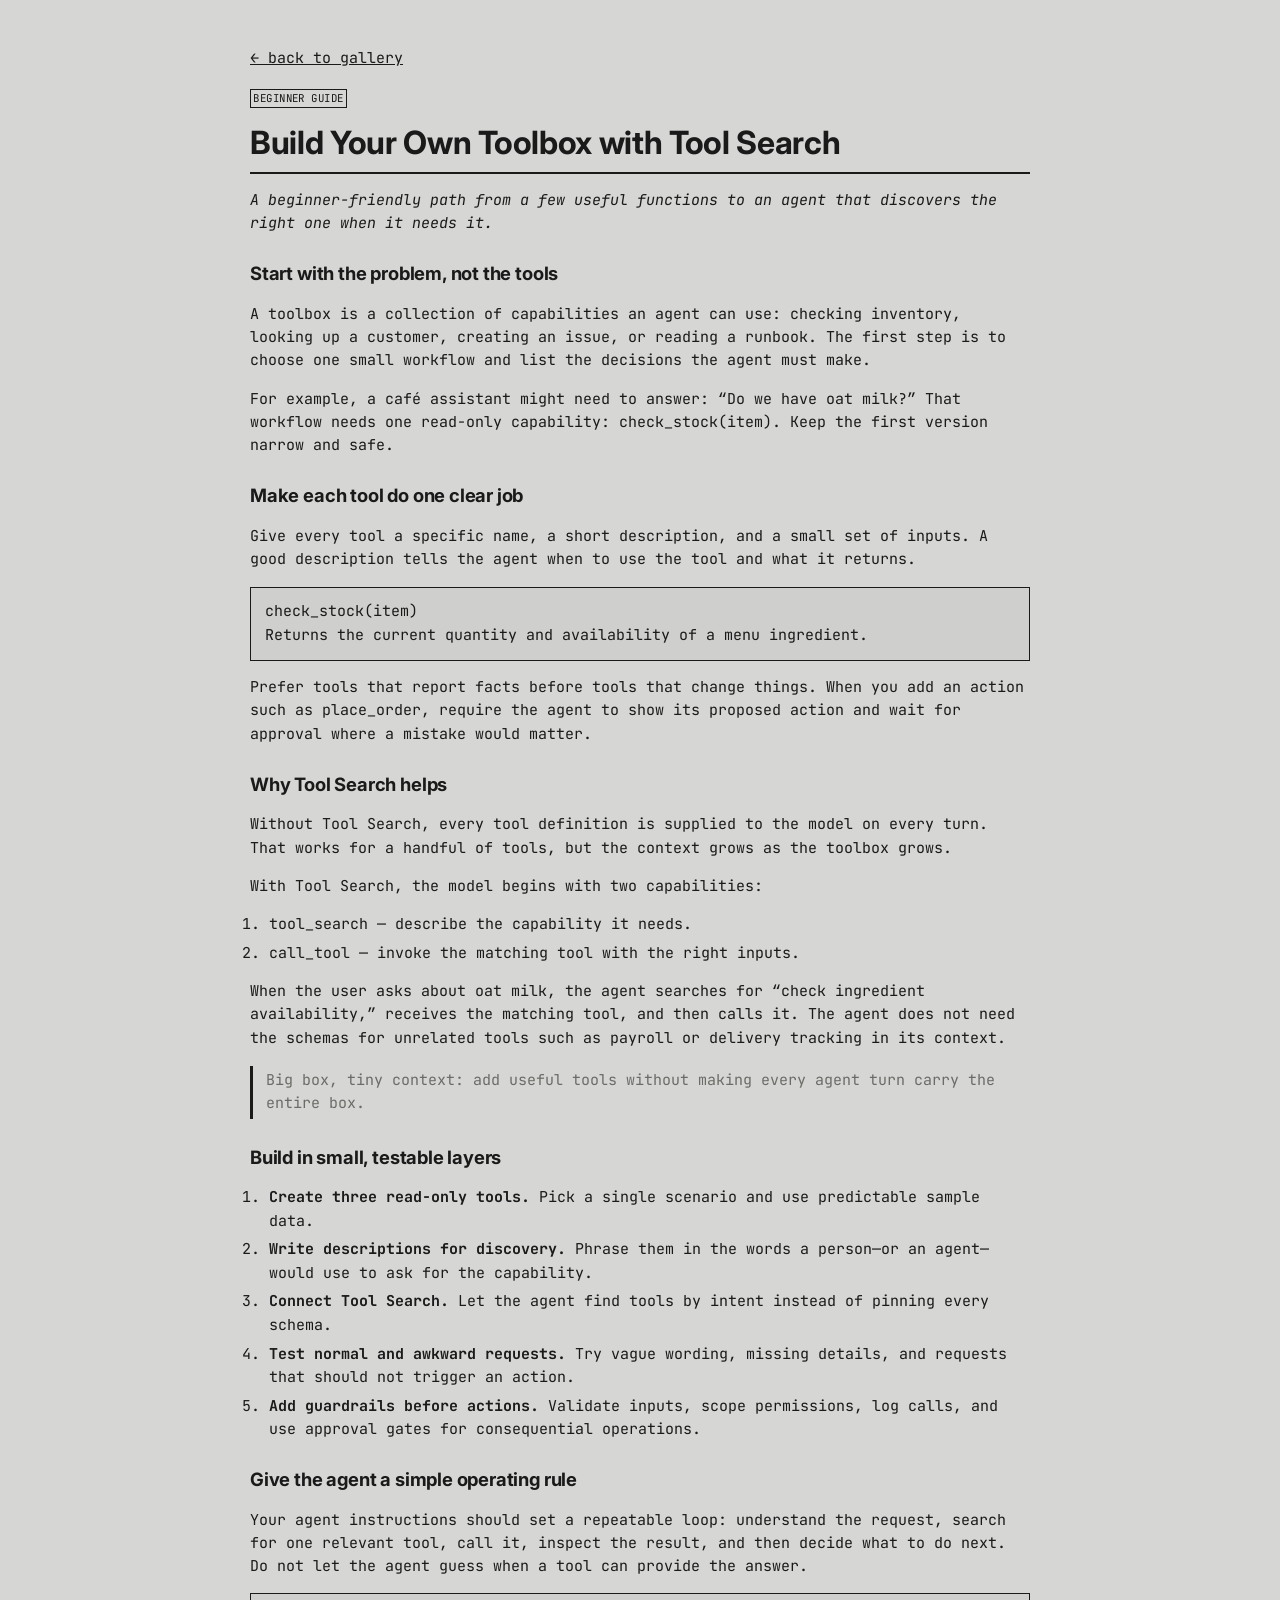
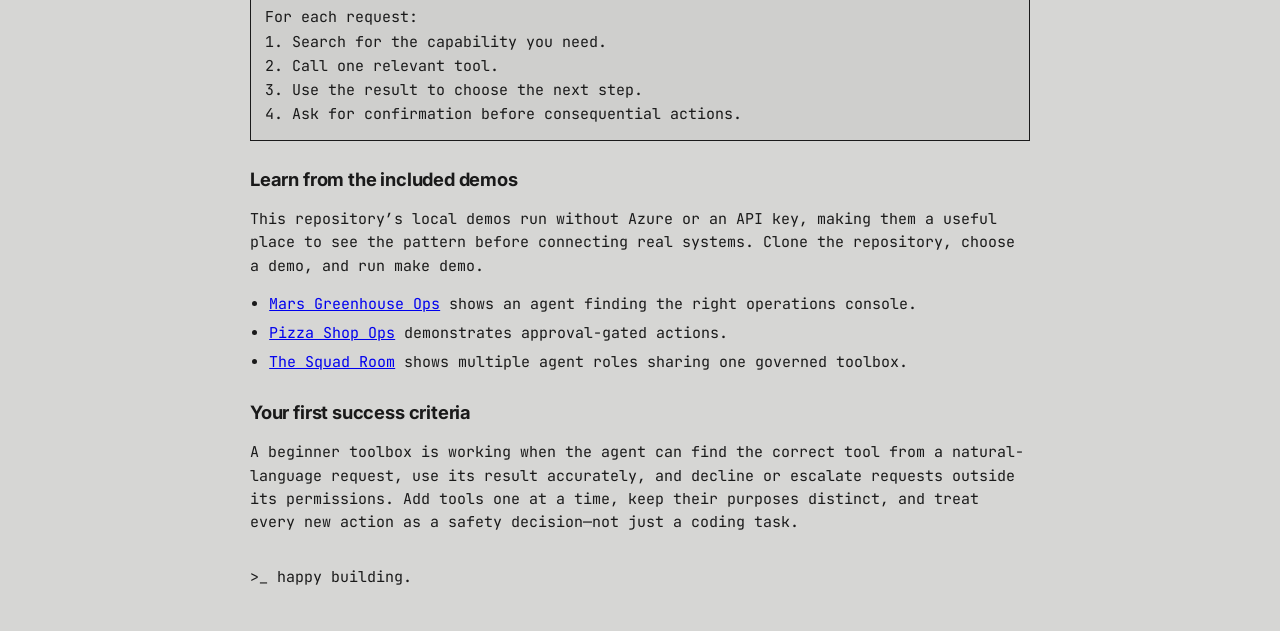
<file: toolbox.io/blog/build-your-own-toolbox.html>
<!doctype html>
<html lang="en">
<head>
  <meta charset="utf-8">
  <meta name="viewport" content="width=device-width, initial-scale=1">
  <title>Build Your Own Toolbox with Tool Search — toolbox.io</title>
  <link rel="icon" href="../assets/favicon.svg" type="image/svg+xml">
  <link rel="alternate icon" href="../assets/favicon.ico" sizes="any">
  <link rel="apple-touch-icon" href="../assets/favicon-180.png">
  <link rel="stylesheet" href="../assets/commandline.css">
  <style>
    body.cl { max-width: 820px; margin: 0 auto; padding: 2rem 1.25rem; font-size: 15px; }
    .cl h1 { border-bottom: 2px solid var(--cl-line); padding-bottom: .3rem; }
    .cl pre { border: 1px solid var(--cl-line); padding: 12px 14px; overflow: auto; background: #cfcfcd; }
    .cl code { font-family: var(--cl-mono); }
    .cl ul, .cl ol { padding-left: 1.2rem; }
    .cl li { margin: .35rem 0; }
    .nav { margin-bottom: 1rem; }
    .nav a { color: var(--cl-ink); text-decoration: underline; }
    .badge { display: inline-block; font-size: .72em; letter-spacing: .04em; border: 1px solid var(--cl-line); padding: 0 .4ch; text-transform: uppercase; margin-bottom: .6rem; }
    .callout { border-left: 3px solid var(--cl-line); margin: 1rem 0; padding: .2rem .8rem; color: var(--cl-faint); }
  </style>
</head>
<body class="cl">
  <p class="nav"><a href="../index.html#trends">&larr; back to gallery</a></p>
  <span class="badge">beginner guide</span>
  <h1>Build Your Own Toolbox with Tool Search</h1>
  <p><em>A beginner-friendly path from a few useful functions to an agent that discovers the right one when it needs it.</em></p>

  <h2>Start with the problem, not the tools</h2>
  <p>A toolbox is a collection of capabilities an agent can use: checking inventory, looking up a customer, creating an issue, or reading a runbook. The first step is to choose one small workflow and list the decisions the agent must make.</p>
  <p>For example, a café assistant might need to answer: “Do we have oat milk?” That workflow needs one read-only capability: <code>check_stock(item)</code>. Keep the first version narrow and safe.</p>

  <h2>Make each tool do one clear job</h2>
  <p>Give every tool a specific name, a short description, and a small set of inputs. A good description tells the agent when to use the tool and what it returns.</p>
  <pre><code>check_stock(item)
Returns the current quantity and availability of a menu ingredient.</code></pre>
  <p>Prefer tools that report facts before tools that change things. When you add an action such as <code>place_order</code>, require the agent to show its proposed action and wait for approval where a mistake would matter.</p>

  <h2>Why Tool Search helps</h2>
  <p>Without Tool Search, every tool definition is supplied to the model on every turn. That works for a handful of tools, but the context grows as the toolbox grows.</p>
  <p>With Tool Search, the model begins with two capabilities:</p>
  <ol>
    <li><code>tool_search</code> — describe the capability it needs.</li>
    <li><code>call_tool</code> — invoke the matching tool with the right inputs.</li>
  </ol>
  <p>When the user asks about oat milk, the agent searches for “check ingredient availability,” receives the matching tool, and then calls it. The agent does not need the schemas for unrelated tools such as payroll or delivery tracking in its context.</p>
  <p class="callout">Big box, tiny context: add useful tools without making every agent turn carry the entire box.</p>

  <h2>Build in small, testable layers</h2>
  <ol>
    <li><strong>Create three read-only tools.</strong> Pick a single scenario and use predictable sample data.</li>
    <li><strong>Write descriptions for discovery.</strong> Phrase them in the words a person—or an agent—would use to ask for the capability.</li>
    <li><strong>Connect Tool Search.</strong> Let the agent find tools by intent instead of pinning every schema.</li>
    <li><strong>Test normal and awkward requests.</strong> Try vague wording, missing details, and requests that should not trigger an action.</li>
    <li><strong>Add guardrails before actions.</strong> Validate inputs, scope permissions, log calls, and use approval gates for consequential operations.</li>
  </ol>

  <h2>Give the agent a simple operating rule</h2>
  <p>Your agent instructions should set a repeatable loop: understand the request, search for one relevant tool, call it, inspect the result, and then decide what to do next. Do not let the agent guess when a tool can provide the answer.</p>
  <pre><code>For each request:
1. Search for the capability you need.
2. Call one relevant tool.
3. Use the result to choose the next step.
4. Ask for confirmation before consequential actions.</code></pre>

  <h2>Learn from the included demos</h2>
  <p>This repository’s local demos run without Azure or an API key, making them a useful place to see the pattern before connecting real systems. Clone the repository, choose a demo, and run <code>make demo</code>.</p>
  <ul>
    <li><a href="https://github.com/LadyNaggaga/creativetoolbox/tree/main/demos/mars-greenhouse-ops">Mars Greenhouse Ops</a> shows an agent finding the right operations console.</li>
    <li><a href="https://github.com/LadyNaggaga/creativetoolbox/tree/main/demos/pizza-shop-ops">Pizza Shop Ops</a> demonstrates approval-gated actions.</li>
    <li><a href="https://github.com/LadyNaggaga/creativetoolbox/tree/main/demos/squad-room">The Squad Room</a> shows multiple agent roles sharing one governed toolbox.</li>
  </ul>

  <h2>Your first success criteria</h2>
  <p>A beginner toolbox is working when the agent can find the correct tool from a natural-language request, use its result accurately, and decline or escalate requests outside its permissions. Add tools one at a time, keep their purposes distinct, and treat every new action as a safety decision—not just a coding task.</p>
  <p class="nav" style="margin-top: 2rem;">&gt;_ happy building.</p>
</body>
</html>
</file>
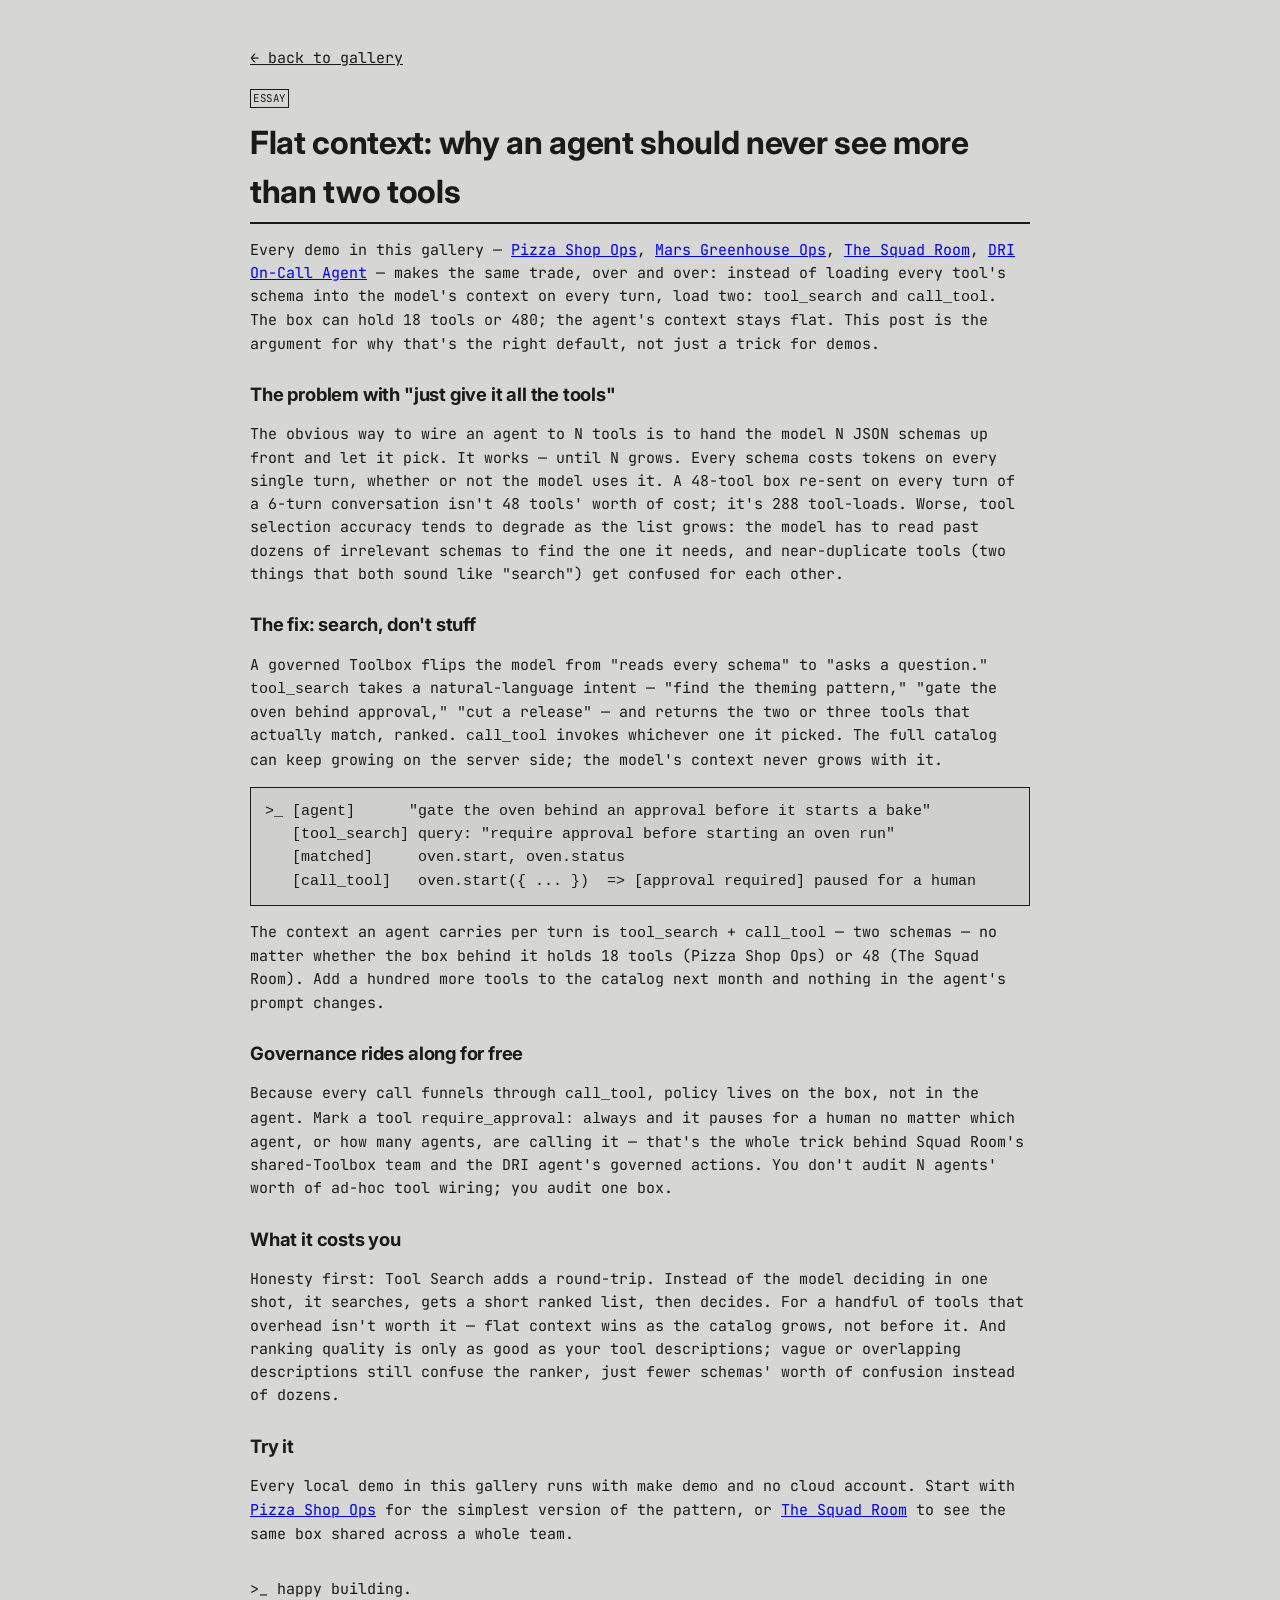
<file: toolbox.io/blog/flat-context.html>
<!doctype html><html lang="en"><head><meta charset="utf-8">
<meta name="viewport" content="width=device-width, initial-scale=1">
<title>Flat context: why an agent should never see more than two tools — toolbox.io</title>
<link rel="icon" href="../assets/favicon.svg" type="image/svg+xml">
<link rel="alternate icon" href="../assets/favicon.ico" sizes="any">
<link rel="apple-touch-icon" href="../assets/favicon-180.png">
<link rel="stylesheet" href="../assets/commandline.css">
<style>
 body.cl{max-width:820px;margin:0 auto;padding:2rem 1.25rem;font-size:15px;}
 .cl h1{border-bottom:2px solid var(--cl-line);padding-bottom:.3rem;}
 .cl pre{border:1px solid var(--cl-line);padding:12px 14px;overflow:auto;background:#cfcfcd;white-space:pre;}
 .cl ul{padding-left:1.2rem;} .cl li{margin:.2rem 0;}
 .nav{margin-bottom:1rem;} .nav a{color:var(--cl-ink);text-decoration:underline;}
 .badge{display:inline-block;font-size:.72em;letter-spacing:.04em;border:1px solid var(--cl-line);padding:0 .4ch;text-transform:uppercase;margin-bottom:.6rem;}
</style></head><body class="cl">
<p class="nav"><a href="../index.html">&larr; back to gallery</a></p>
<span class="badge">essay</span>
<h1>Flat context: why an agent should never see more than two tools</h1>
<p>Every demo in this gallery — <a href="pizza-shop-ops.html">Pizza Shop Ops</a>, <a href="mars-greenhouse-ops.html">Mars Greenhouse Ops</a>, <a href="squad-room.html">The Squad Room</a>, <a href="dri-oncall-agent.html">DRI On-Call Agent</a> — makes the same trade, over and over: instead of loading every tool's schema into the model's context on every turn, load two: <code>tool_search</code> and <code>call_tool</code>. The box can hold 18 tools or 480; the agent's context stays flat. This post is the argument for why that's the right default, not just a trick for demos.</p>

<h2>The problem with "just give it all the tools"</h2>
<p>The obvious way to wire an agent to N tools is to hand the model N JSON schemas up front and let it pick. It works — until N grows. Every schema costs tokens on every single turn, whether or not the model uses it. A 48-tool box re-sent on every turn of a 6-turn conversation isn't 48 tools' worth of cost; it's 288 tool-loads. Worse, tool selection accuracy tends to degrade as the list grows: the model has to read past dozens of irrelevant schemas to find the one it needs, and near-duplicate tools (two things that both sound like "search") get confused for each other.</p>

<h2>The fix: search, don't stuff</h2>
<p>A governed Toolbox flips the model from "reads every schema" to "asks a question." <code>tool_search</code> takes a natural-language intent — "find the theming pattern," "gate the oven behind approval," "cut a release" — and returns the two or three tools that actually match, ranked. <code>call_tool</code> invokes whichever one it picked. The full catalog can keep growing on the server side; the model's context never grows with it.</p>
<pre><code>&gt;_ [agent]      &quot;gate the oven behind an approval before it starts a bake&quot;
   [tool_search] query: &quot;require approval before starting an oven run&quot;
   [matched]     oven.start, oven.status
   [call_tool]   oven.start({ ... })  =&gt; [approval required] paused for a human
</code></pre>
<p>The context an agent carries per turn is <code>tool_search</code> + <code>call_tool</code> — two schemas — no matter whether the box behind it holds 18 tools (Pizza Shop Ops) or 48 (The Squad Room). Add a hundred more tools to the catalog next month and nothing in the agent's prompt changes.</p>

<h2>Governance rides along for free</h2>
<p>Because every call funnels through <code>call_tool</code>, policy lives on the box, not in the agent. Mark a tool <code>require_approval: always</code> and it pauses for a human no matter which agent, or how many agents, are calling it — that's the whole trick behind Squad Room's shared-Toolbox team and the DRI agent's governed actions. You don't audit N agents' worth of ad-hoc tool wiring; you audit one box.</p>

<h2>What it costs you</h2>
<p>Honesty first: Tool Search adds a round-trip. Instead of the model deciding in one shot, it searches, gets a short ranked list, then decides. For a handful of tools that overhead isn't worth it — flat context wins as the catalog grows, not before it. And ranking quality is only as good as your tool descriptions; vague or overlapping descriptions still confuse the ranker, just fewer schemas' worth of confusion instead of dozens.</p>

<h2>Try it</h2>
<p>Every local demo in this gallery runs with <code>make demo</code> and no cloud account. Start with <a href="pizza-shop-ops.html">Pizza Shop Ops</a> for the simplest version of the pattern, or <a href="squad-room.html">The Squad Room</a> to see the same box shared across a whole team.</p>
<p class="nav" style="margin-top:2rem;">&gt;_ happy building.</p>
</body></html>
</file>
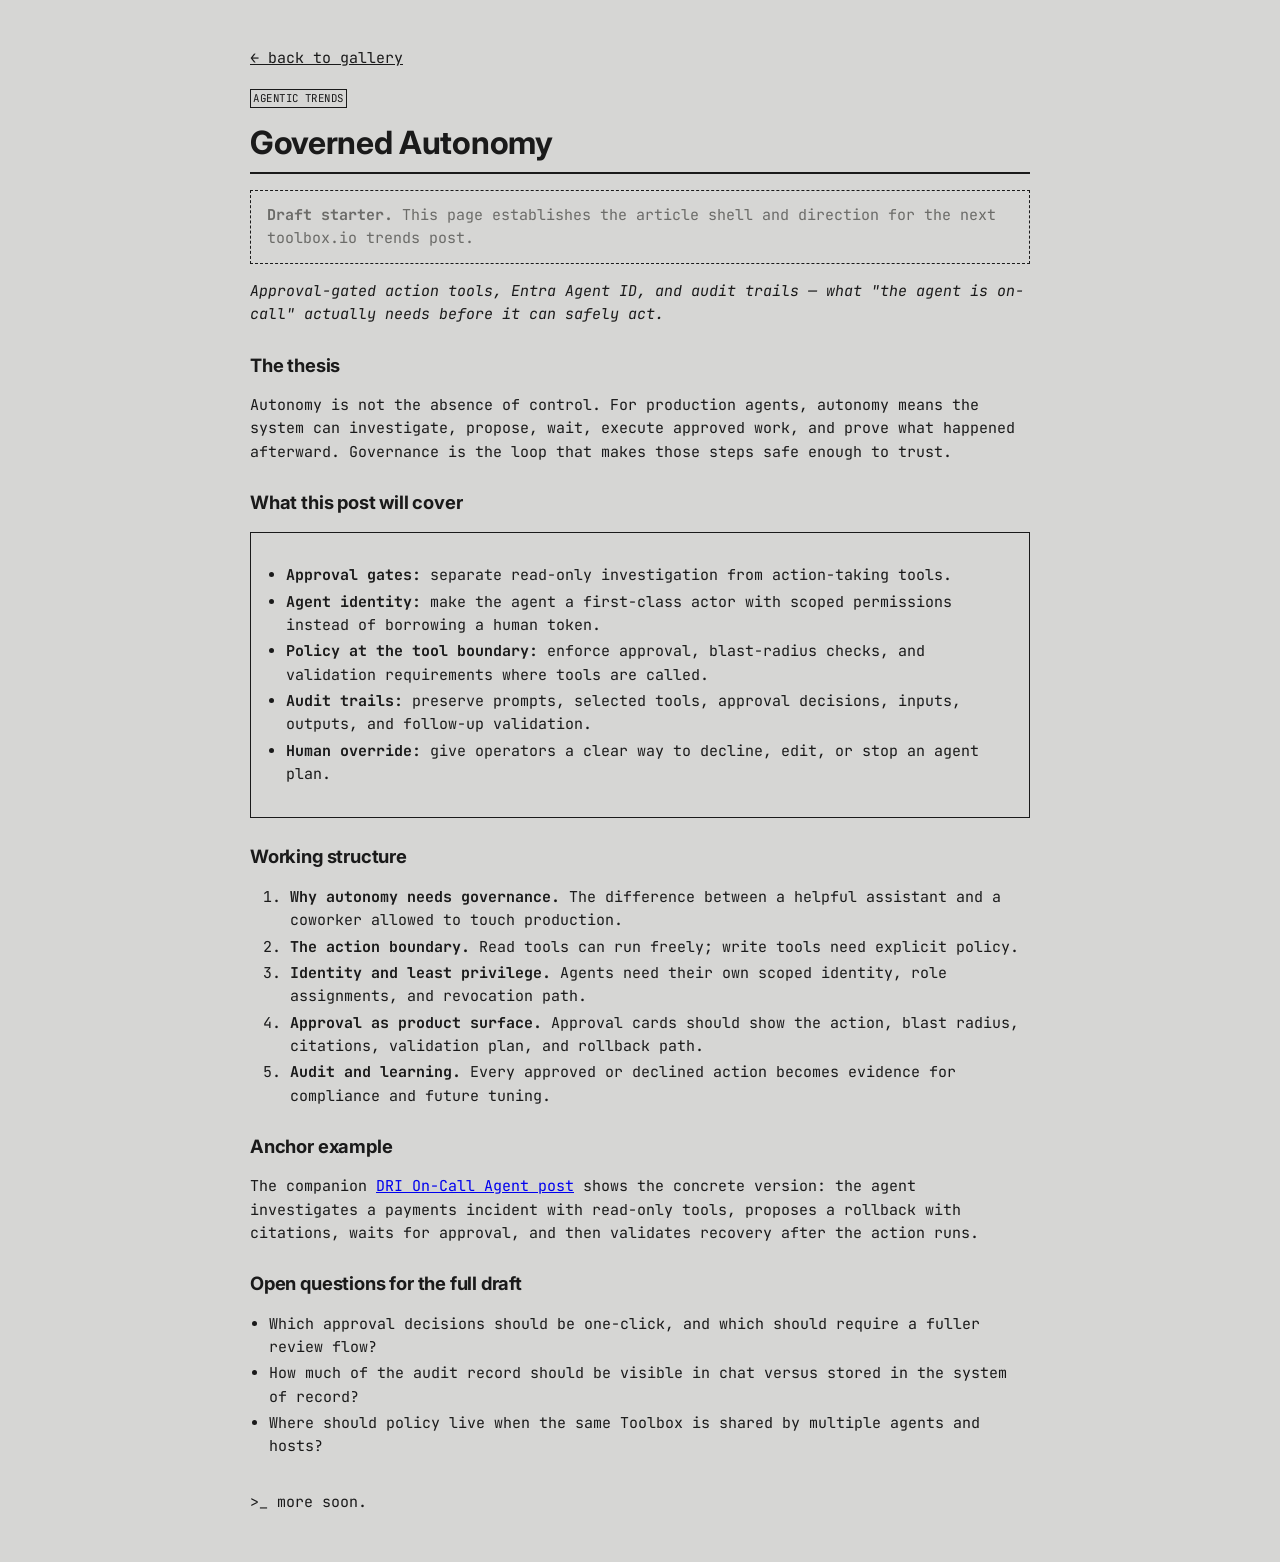
<file: toolbox.io/blog/governed-autonomy.html>
<!doctype html><html lang="en"><head><meta charset="utf-8">
<meta name="viewport" content="width=device-width, initial-scale=1">
<title>Governed Autonomy — toolbox.io</title>
<meta name="description" content="A starter article on approval-gated action tools, agent identity, and audit trails for governed autonomous agents.">
<link rel="icon" href="../assets/favicon.svg" type="image/svg+xml">
<link rel="alternate icon" href="../assets/favicon.ico" sizes="any">
<link rel="apple-touch-icon" href="../assets/favicon-180.png">
<link rel="stylesheet" href="../assets/commandline.css">
<style>
 body.cl{max-width:820px;margin:0 auto;padding:2rem 1.25rem;font-size:15px;}
 .cl h1{border-bottom:2px solid var(--cl-line);padding-bottom:.3rem;}
 .cl pre{border:1px solid var(--cl-line);padding:12px 14px;overflow:auto;background:var(--cl-bg);white-space:pre;}
 .cl code{font-family:var(--cl-mono);}
 .cl ul{padding-left:1.2rem;} .cl li{margin:.2rem 0;}
 .cl table{border-collapse:collapse;margin:1rem 0;font-size:.9rem;}
 .cl th,.cl td{border:1px solid var(--cl-line);padding:.35rem .6rem;text-align:left;}
 .cl th{background:var(--cl-bg);}
 .cl blockquote{border-left:3px solid var(--cl-line);margin:1rem 0;padding:.2rem .8rem;color:var(--cl-faint);}
 .nav{margin-bottom:1rem;} .nav a{color:var(--cl-ink);text-decoration:underline;}
 .badge{display:inline-block;font-size:.72em;letter-spacing:.04em;border:1px solid var(--cl-line);padding:0 .4ch;text-transform:uppercase;margin-bottom:.6rem;}
 .draft-note{border:1px dashed var(--cl-line);padding:.8rem 1rem;margin:1rem 0;color:var(--cl-faint);}
 .outline{border:1px solid var(--cl-line);padding:1rem;margin:1rem 0;background:var(--cl-bg);}
</style></head><body class="cl">
<p class="nav"><a href="../index.html#trends">&larr; back to gallery</a></p>
<span class="badge">agentic trends</span>
<h1>Governed Autonomy</h1>
<p class="draft-note"><strong>Draft starter.</strong> This page establishes the article shell and direction for the next toolbox.io trends post.</p>

<p><em>Approval-gated action tools, Entra Agent ID, and audit trails — what "the agent is on-call" actually needs before it can safely act.</em></p>

<h2>The thesis</h2>
<p>Autonomy is not the absence of control. For production agents, autonomy means the system can investigate, propose, wait, execute approved work, and prove what happened afterward. Governance is the loop that makes those steps safe enough to trust.</p>

<h2>What this post will cover</h2>
<div class="outline">
  <ul>
    <li><strong>Approval gates:</strong> separate read-only investigation from action-taking tools.</li>
    <li><strong>Agent identity:</strong> make the agent a first-class actor with scoped permissions instead of borrowing a human token.</li>
    <li><strong>Policy at the tool boundary:</strong> enforce approval, blast-radius checks, and validation requirements where tools are called.</li>
    <li><strong>Audit trails:</strong> preserve prompts, selected tools, approval decisions, inputs, outputs, and follow-up validation.</li>
    <li><strong>Human override:</strong> give operators a clear way to decline, edit, or stop an agent plan.</li>
  </ul>
</div>

<h2>Working structure</h2>
<ol>
  <li><strong>Why autonomy needs governance.</strong> The difference between a helpful assistant and a coworker allowed to touch production.</li>
  <li><strong>The action boundary.</strong> Read tools can run freely; write tools need explicit policy.</li>
  <li><strong>Identity and least privilege.</strong> Agents need their own scoped identity, role assignments, and revocation path.</li>
  <li><strong>Approval as product surface.</strong> Approval cards should show the action, blast radius, citations, validation plan, and rollback path.</li>
  <li><strong>Audit and learning.</strong> Every approved or declined action becomes evidence for compliance and future tuning.</li>
</ol>

<h2>Anchor example</h2>
<p>The companion <a href="dri-oncall-agent.html">DRI On-Call Agent post</a> shows the concrete version: the agent investigates a payments incident with read-only tools, proposes a rollback with citations, waits for approval, and then validates recovery after the action runs.</p>

<h2>Open questions for the full draft</h2>
<ul>
  <li>Which approval decisions should be one-click, and which should require a fuller review flow?</li>
  <li>How much of the audit record should be visible in chat versus stored in the system of record?</li>
  <li>Where should policy live when the same Toolbox is shared by multiple agents and hosts?</li>
</ul>

<p class="nav" style="margin-top:2rem;">&gt;_ more soon.</p>
</body></html>
</file>
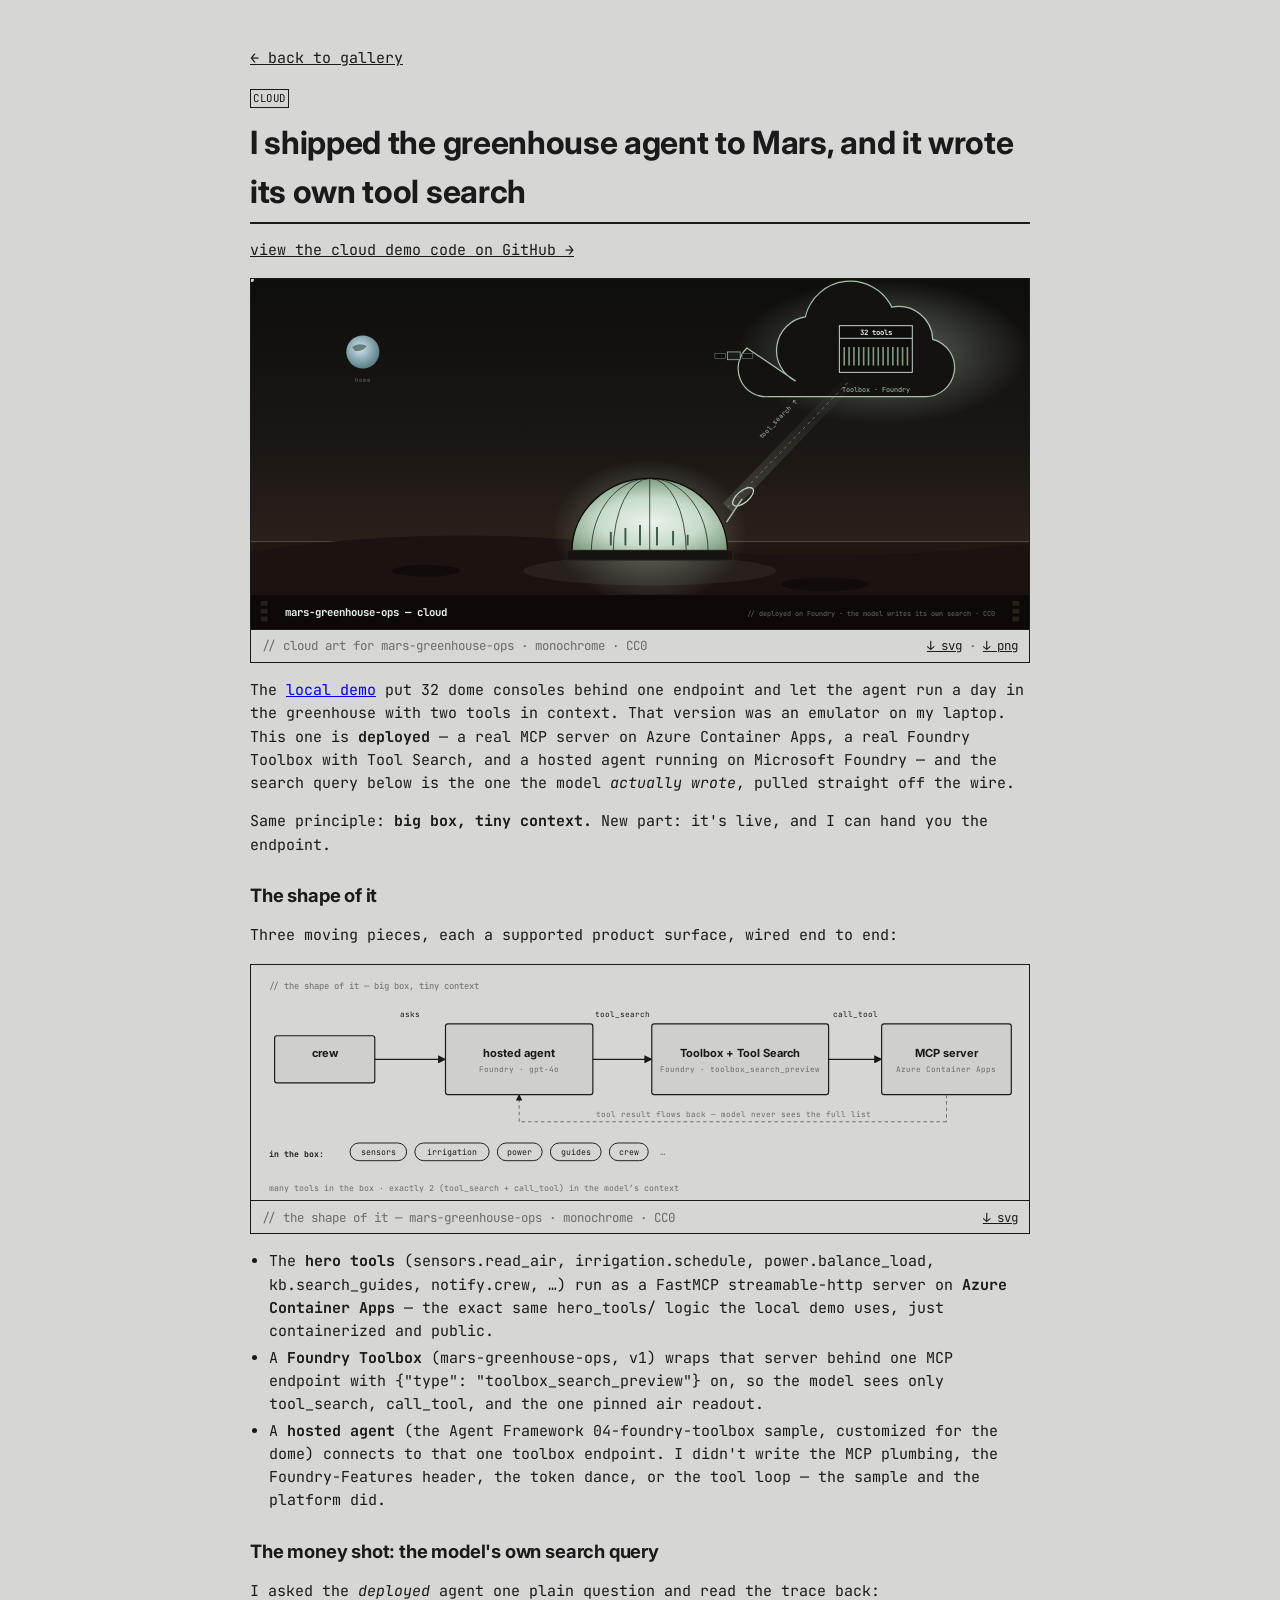
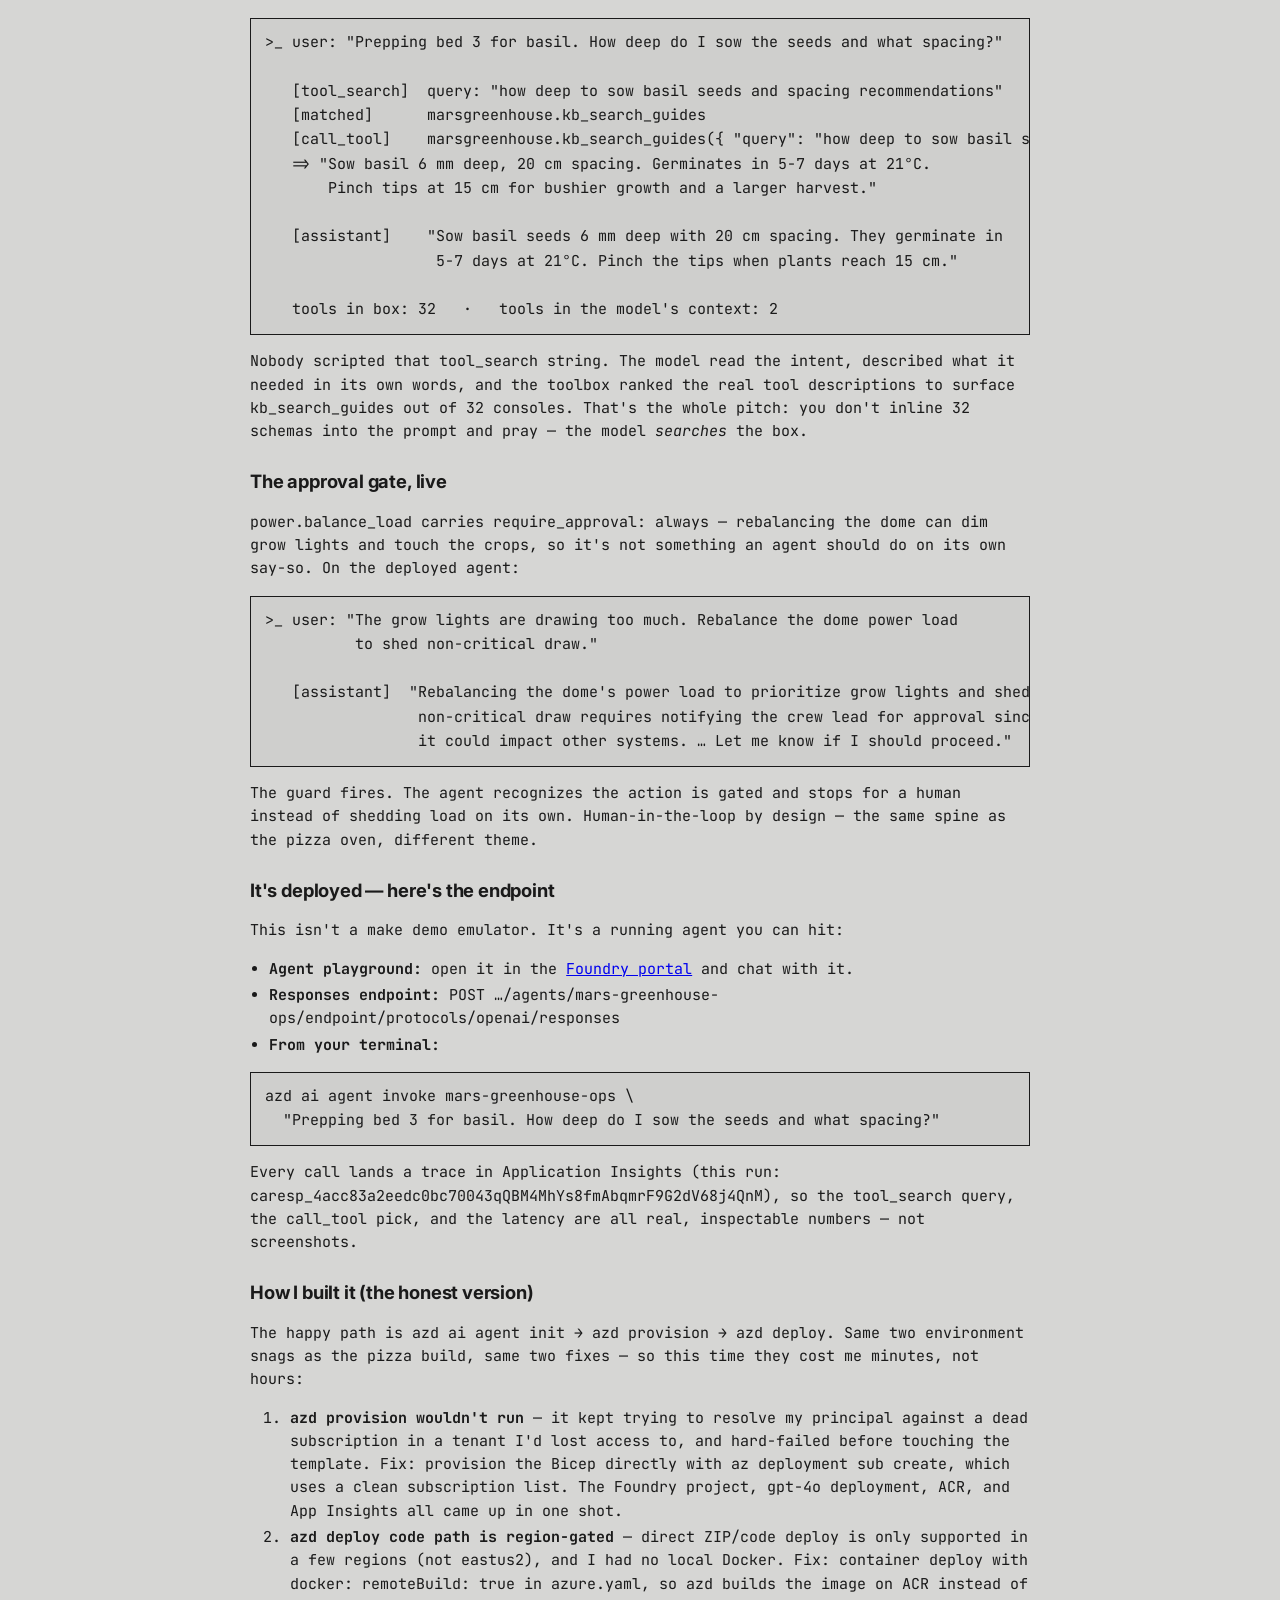
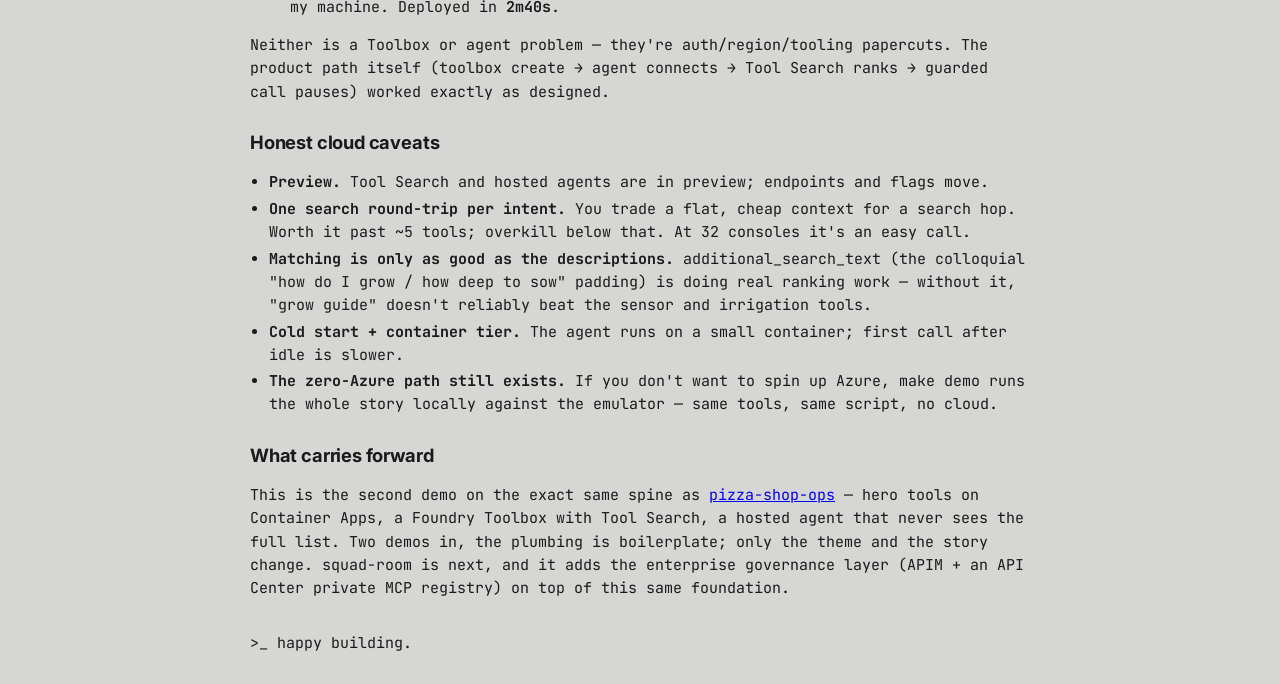
<file: toolbox.io/blog/mars-greenhouse-ops-cloud.html>
<!doctype html><html lang="en"><head><meta charset="utf-8">
<meta name="viewport" content="width=device-width, initial-scale=1">
<title>I shipped the greenhouse agent to Mars, and it wrote its own tool search — toolbox.io</title>
<link rel="icon" href="../assets/favicon.svg" type="image/svg+xml">
<link rel="alternate icon" href="../assets/favicon.ico" sizes="any">
<link rel="apple-touch-icon" href="../assets/favicon-180.png">
<link rel="stylesheet" href="../assets/commandline.css">
<style>
 body.cl{max-width:820px;margin:0 auto;padding:2rem 1.25rem;font-size:15px;}
 .cl h1{border-bottom:2px solid var(--cl-line);padding-bottom:.3rem;}
 .cl pre{border:1px solid var(--cl-line);padding:12px 14px;overflow:auto;background:#cfcfcd;white-space:pre;}
 .cl code{font-family:var(--cl-mono);}
 .cl ul{padding-left:1.2rem;} .cl li{margin:.2rem 0;}
 .cl table{border-collapse:collapse;margin:1rem 0;font-size:.9rem;}
 .cl th,.cl td{border:1px solid var(--cl-line);padding:.35rem .6rem;text-align:left;}
 .cl th{background:#cfcfcd;}
 .nav{margin-bottom:1rem;} .nav a{color:var(--cl-ink);text-decoration:underline;}
 .badge{display:inline-block;font-size:.72em;letter-spacing:.04em;border:1px solid var(--cl-line);padding:0 .4ch;text-transform:uppercase;margin-bottom:.6rem;}
 .figure{border:1px solid var(--cl-line);margin:1rem 0;background:var(--cl-bg);}
 .figure .slot,.figure svg{display:block;width:100%;height:auto;min-height:120px;}
 .figure figcaption{display:flex;justify-content:space-between;gap:1rem;padding:.4rem .7rem;border-top:1px solid var(--cl-line);font-family:var(--cl-mono);font-size:.78rem;color:var(--cl-faint);}
 .figure figcaption a,.figure figcaption button{font:inherit;color:var(--cl-ink);background:none;border:0;padding:0;cursor:pointer;text-decoration:underline;}
</style></head><body class="cl">
<p class="nav"><a href="../index.html">&larr; back to gallery</a></p>
<span class="badge">cloud</span>
<h1><a href="https://github.com/LadyNaggaga/creativetoolbox/tree/main/demos/mars-greenhouse-ops" style="color:inherit;text-decoration:none">I shipped the greenhouse agent to Mars, and it wrote its own tool search</a></h1>
<p class="nav"><a href="https://github.com/LadyNaggaga/creativetoolbox/tree/main/demos/mars-greenhouse-ops/cloud">view the cloud demo code on GitHub &rarr;</a></p>
<figure class="figure" id="art-figure">
  <div class="slot" aria-label="loading cloud art"></div>
  <figcaption>
    <span>// cloud art for mars-greenhouse-ops · monochrome · CC0</span>
    <span>
      <a href="../assets/art/mars-greenhouse-ops-cloud.svg" download>&#8595; svg</a>
      &#183;
      <button type="button" id="art-png">&#8595; png</button>
    </span>
  </figcaption>
</figure>
<p>The <a href="mars-greenhouse-ops.html">local demo</a> put 32 dome consoles behind one endpoint and let the agent run a day in the greenhouse with two tools in context. That version was an emulator on my laptop. This one is <strong>deployed</strong> — a real MCP server on Azure Container Apps, a real Foundry Toolbox with Tool Search, and a hosted agent running on Microsoft Foundry — and the search query below is the one the model <em>actually wrote</em>, pulled straight off the wire.</p>
<p>Same principle: <strong>big box, tiny context.</strong> New part: it's live, and I can hand you the endpoint.</p>
<h2>The shape of it</h2>
<p>Three moving pieces, each a supported product surface, wired end to end:</p>
<figure class="figure"><svg xmlns="http://www.w3.org/2000/svg" viewBox="0 0 1320 400" width="1320" height="400" font-family="ui-monospace, 'JetBrains Mono', Menlo, monospace">
<title>mars-greenhouse-ops — the shape of it</title>
<desc>One endpoint, tiny context: inputs to a hosted Foundry agent, to a Toolbox with Tool Search, to an MCP server on Azure Container Apps. CC0.</desc>
<defs>
  <marker id="arrow" viewBox="0 0 10 10" refX="9" refY="5" markerWidth="7" markerHeight="7" orient="auto-start-reverse"><path d="M0 0 L10 5 L0 10 z" fill="#1A1A1A"/></marker>
</defs>
<rect x="0" y="0" width="1320" height="400" fill="#D6D6D4"/>
<text x="30" y="40" font-size="15" fill="#6B6B68">// the shape of it — big box, tiny context</text>
<rect x="40" y="120" width="170" height="80" rx="4" fill="#cfcfcd" stroke="#1A1A1A" stroke-width="2"/>
<text x="125" y="156" text-anchor="middle" font-family="Inter, system-ui, -apple-system, sans-serif" font-weight="700" font-size="19" fill="#1A1A1A">crew</text>
<line x1="210" y1="160" x2="330" y2="160" stroke="#1A1A1A" stroke-width="2" marker-end="url(#arrow)"/>
<text x="270" y="88" text-anchor="middle" font-family="ui-monospace, 'JetBrains Mono', Menlo, monospace" font-size="13" fill="#1A1A1A">asks</text>
<rect x="330" y="100.0" width="250" height="120" rx="4" fill="#cfcfcd" stroke="#1A1A1A" stroke-width="2"/>
<text x="455" y="156" text-anchor="middle" font-family="Inter, system-ui, -apple-system, sans-serif" font-weight="700" font-size="19" fill="#1A1A1A">hosted agent</text>
<text x="455" y="182" text-anchor="middle" font-family="ui-monospace, 'JetBrains Mono', Menlo, monospace" font-size="13" fill="#6B6B68">Foundry · gpt-4o</text>
<rect x="680" y="100.0" width="300" height="120" rx="4" fill="#cfcfcd" stroke="#1A1A1A" stroke-width="2"/>
<text x="830" y="156" text-anchor="middle" font-family="Inter, system-ui, -apple-system, sans-serif" font-weight="700" font-size="19" fill="#1A1A1A">Toolbox + Tool Search</text>
<text x="830" y="182" text-anchor="middle" font-family="ui-monospace, 'JetBrains Mono', Menlo, monospace" font-size="13" fill="#6B6B68">Foundry · toolbox_search_preview</text>
<rect x="1070" y="100.0" width="220" height="120" rx="4" fill="#cfcfcd" stroke="#1A1A1A" stroke-width="2"/>
<text x="1180" y="156" text-anchor="middle" font-family="Inter, system-ui, -apple-system, sans-serif" font-weight="700" font-size="19" fill="#1A1A1A">MCP server</text>
<text x="1180" y="182" text-anchor="middle" font-family="ui-monospace, 'JetBrains Mono', Menlo, monospace" font-size="13" fill="#6B6B68">Azure Container Apps</text>
<line x1="580" y1="160" x2="680" y2="160" stroke="#1A1A1A" stroke-width="2" marker-end="url(#arrow)"/>
<text x="630" y="88" text-anchor="middle" font-family="ui-monospace, 'JetBrains Mono', Menlo, monospace" font-size="13" fill="#1A1A1A">tool_search</text>
<line x1="980" y1="160" x2="1070" y2="160" stroke="#1A1A1A" stroke-width="2" marker-end="url(#arrow)"/>
<text x="1025" y="88" text-anchor="middle" font-family="ui-monospace, 'JetBrains Mono', Menlo, monospace" font-size="13" fill="#1A1A1A">call_tool</text>
<line x1="1180" y1="220" x2="1180" y2="266" stroke="#6B6B68" stroke-width="1.6" stroke-dasharray="6 5"/>
<line x1="1180" y1="266" x2="455" y2="266" stroke="#6B6B68" stroke-width="1.6" stroke-dasharray="6 5"/>
<line x1="455" y1="266" x2="455" y2="220" stroke="#6B6B68" stroke-width="1.6" stroke-dasharray="6 5" marker-end="url(#arrow)"/>
<text x="818" y="258" text-anchor="middle" font-family="ui-monospace, 'JetBrains Mono', Menlo, monospace" font-size="13" fill="#6B6B68">tool result flows back — model never sees the full list</text>
<text x="30" y="325" font-family="ui-monospace, 'JetBrains Mono', Menlo, monospace" font-size="14" font-weight="700" fill="#1A1A1A">in the box:</text>
<rect x="168" y="302" width="96" height="30" rx="15" fill="none" stroke="#1A1A1A" stroke-width="1.6"/>
<text x="216" y="323" text-anchor="middle" font-family="ui-monospace, 'JetBrains Mono', Menlo, monospace" font-size="14" fill="#1A1A1A">sensors</text>
<rect x="278" y="302" width="126" height="30" rx="15" fill="none" stroke="#1A1A1A" stroke-width="1.6"/>
<text x="341" y="323" text-anchor="middle" font-family="ui-monospace, 'JetBrains Mono', Menlo, monospace" font-size="14" fill="#1A1A1A">irrigation</text>
<rect x="418" y="302" width="76" height="30" rx="15" fill="none" stroke="#1A1A1A" stroke-width="1.6"/>
<text x="456" y="323" text-anchor="middle" font-family="ui-monospace, 'JetBrains Mono', Menlo, monospace" font-size="14" fill="#1A1A1A">power</text>
<rect x="508" y="302" width="86" height="30" rx="15" fill="none" stroke="#1A1A1A" stroke-width="1.6"/>
<text x="551" y="323" text-anchor="middle" font-family="ui-monospace, 'JetBrains Mono', Menlo, monospace" font-size="14" fill="#1A1A1A">guides</text>
<rect x="608" y="302" width="66" height="30" rx="15" fill="none" stroke="#1A1A1A" stroke-width="1.6"/>
<text x="641" y="323" text-anchor="middle" font-family="ui-monospace, 'JetBrains Mono', Menlo, monospace" font-size="14" fill="#1A1A1A">crew</text>
<text x="694" y="323" font-family="ui-monospace, 'JetBrains Mono', Menlo, monospace" font-size="15" fill="#6B6B68">…</text>
<text x="30" y="384" font-family="ui-monospace, 'JetBrains Mono', Menlo, monospace" font-size="14" fill="#6B6B68">many tools in the box · exactly 2 (tool_search + call_tool) in the model’s context</text>
</svg><figcaption><span>// the shape of it — mars-greenhouse-ops · monochrome · CC0</span><span><a href="../assets/art/mars-greenhouse-ops-shape.svg" download>&#8595; svg</a></span></figcaption></figure>
<ul>
<li>The <strong>hero tools</strong> (<code>sensors.read_air</code>, <code>irrigation.schedule</code>, <code>power.balance_load</code>, <code>kb.search_guides</code>, <code>notify.crew</code>, …) run as a FastMCP streamable-http server on <strong>Azure Container Apps</strong> — the exact same <code>hero_tools/</code> logic the local demo uses, just containerized and public.</li>
<li>A <strong>Foundry Toolbox</strong> (<code>mars-greenhouse-ops</code>, v1) wraps that server behind one MCP endpoint with <code>{"type": "toolbox_search_preview"}</code> on, so the model sees only <code>tool_search</code>, <code>call_tool</code>, and the one pinned air readout.</li>
<li>A <strong>hosted agent</strong> (the Agent Framework <code>04-foundry-toolbox</code> sample, customized for the dome) connects to that one toolbox endpoint. I didn't write the MCP plumbing, the <code>Foundry-Features</code> header, the token dance, or the tool loop — the sample and the platform did.</li>
</ul>
<h2>The money shot: the model's own search query</h2>
<p>I asked the <em>deployed</em> agent one plain question and read the trace back:</p>
<pre><code>&gt;_ user: &quot;Prepping bed 3 for basil. How deep do I sow the seeds and what spacing?&quot;

   [tool_search]  query: &quot;how deep to sow basil seeds and spacing recommendations&quot;   ← the model wrote this
   [matched]      marsgreenhouse.kb_search_guides
   [call_tool]    marsgreenhouse.kb_search_guides({ &quot;query&quot;: &quot;how deep to sow basil seeds and spacing recommendations&quot; })
   =&gt; &quot;Sow basil 6 mm deep, 20 cm spacing. Germinates in 5-7 days at 21°C.
       Pinch tips at 15 cm for bushier growth and a larger harvest.&quot;

   [assistant]    &quot;Sow basil seeds 6 mm deep with 20 cm spacing. They germinate in
                   5-7 days at 21°C. Pinch the tips when plants reach 15 cm.&quot;

   tools in box: 32   ·   tools in the model's context: 2
</code></pre>
<p>Nobody scripted that <code>tool_search</code> string. The model read the intent, described what it needed in its own words, and the toolbox ranked the real tool descriptions to surface <code>kb_search_guides</code> out of 32 consoles. That's the whole pitch: you don't inline 32 schemas into the prompt and pray — the model <em>searches</em> the box.</p>
<h2>The approval gate, live</h2>
<p><code>power.balance_load</code> carries <code>require_approval: always</code> — rebalancing the dome can dim grow lights and touch the crops, so it's not something an agent should do on its own say-so. On the deployed agent:</p>
<pre><code>&gt;_ user: &quot;The grow lights are drawing too much. Rebalance the dome power load
          to shed non-critical draw.&quot;

   [assistant]  &quot;Rebalancing the dome's power load to prioritize grow lights and shed
                 non-critical draw requires notifying the crew lead for approval since
                 it could impact other systems. … Let me know if I should proceed.&quot;
</code></pre>
<p>The guard fires. The agent recognizes the action is gated and stops for a human instead of shedding load on its own. Human-in-the-loop by design — the same spine as the pizza oven, different theme.</p>
<h2>It's deployed — here's the endpoint</h2>
<p>This isn't a <code>make demo</code> emulator. It's a running agent you can hit:</p>
<ul>
<li><strong>Agent playground:</strong> open it in the <a href="https://ai.azure.com/nextgen/r/LThb9AdWSnaqlSi_ntO2JQ,rg-mars-greenhouse-ops-o0n1ya,,ai-account-j47qdykunqcdo,ai-project-mars-greenhouse-ops-o0n1ya/build/agents/mars-greenhouse-ops/build?version=1">Foundry portal</a> and chat with it.</li>
<li><strong>Responses endpoint:</strong> <code>POST …/agents/mars-greenhouse-ops/endpoint/protocols/openai/responses</code></li>
<li><strong>From your terminal:</strong></li>
</ul>
<pre><code class="language-bash">azd ai agent invoke mars-greenhouse-ops \
  &quot;Prepping bed 3 for basil. How deep do I sow the seeds and what spacing?&quot;
</code></pre>
<p>Every call lands a trace in Application Insights (this run: <code>caresp_4acc83a2eedc0bc70043qQBM4MhYs8fmAbqmrF9G2dV68j4QnM</code>), so the <code>tool_search</code> query, the <code>call_tool</code> pick, and the latency are all real, inspectable numbers — not screenshots.</p>
<h2>How I built it (the honest version)</h2>
<p>The happy path is <code>azd ai agent init</code> → <code>azd provision</code> → <code>azd deploy</code>. Same two environment snags as the pizza build, same two fixes — so this time they cost me minutes, not hours:</p>
<ol>
<li><strong><code>azd provision</code> wouldn't run</strong> — it kept trying to resolve my principal against a dead subscription in a tenant I'd lost access to, and hard-failed before touching the template. Fix: provision the Bicep directly with <code>az deployment sub create</code>, which uses a clean subscription list. The Foundry project, gpt-4o deployment, ACR, and App Insights all came up in one shot.</li>
<li><strong><code>azd deploy</code> code path is region-gated</strong> — direct ZIP/code deploy is only supported in a few regions (not <code>eastus2</code>), and I had no local Docker. Fix: container deploy with <code>docker: remoteBuild: true</code> in <code>azure.yaml</code>, so azd builds the image on ACR instead of my machine. Deployed in <strong>2m40s</strong>.</li>
</ol>
<p>Neither is a Toolbox or agent problem — they're auth/region/tooling papercuts. The product path itself (toolbox create → agent connects → Tool Search ranks → guarded call pauses) worked exactly as designed.</p>
<h2>Honest cloud caveats</h2>
<ul>
<li><strong>Preview.</strong> Tool Search and hosted agents are in preview; endpoints and flags move.</li>
<li><strong>One search round-trip per intent.</strong> You trade a flat, cheap context for a search hop. Worth it past ~5 tools; overkill below that. At 32 consoles it's an easy call.</li>
<li><strong>Matching is only as good as the descriptions.</strong> <code>additional_search_text</code> (the colloquial "how do I grow / how deep to sow" padding) is doing real ranking work — without it, "grow guide" doesn't reliably beat the sensor and irrigation tools.</li>
<li><strong>Cold start + container tier.</strong> The agent runs on a small container; first call after idle is slower.</li>
<li><strong>The zero-Azure path still exists.</strong> If you don't want to spin up Azure, <code>make demo</code> runs the whole story locally against the emulator — same tools, same script, no cloud.</li>
</ul>
<h2>What carries forward</h2>
<p>This is the second demo on the exact same spine as <a href="pizza-shop-ops-cloud.html">pizza-shop-ops</a> — hero tools on Container Apps, a Foundry Toolbox with Tool Search, a hosted agent that never sees the full list. Two demos in, the plumbing is boilerplate; only the theme and the story change. <code>squad-room</code> is next, and it adds the enterprise governance layer (APIM + an API Center private MCP registry) on top of this same foundation.</p>
<p class="nav" style="margin-top:2rem;">&gt;_ happy building.</p>
<script src="../assets/svg-figure.js"></script>
<script>
(async function () {
  const f = window.toolboxFigure;
  const artSvg = await f.inlineSVG('../assets/art/mars-greenhouse-ops-cloud.svg',
                                   document.querySelector('#art-figure .slot'));
  document.getElementById('art-png').addEventListener('click', () => {
    f.downloadPNG(artSvg, 'mars-greenhouse-ops-cloud--art.png', 2);
  });
})();
</script>
</body></html>
</file>
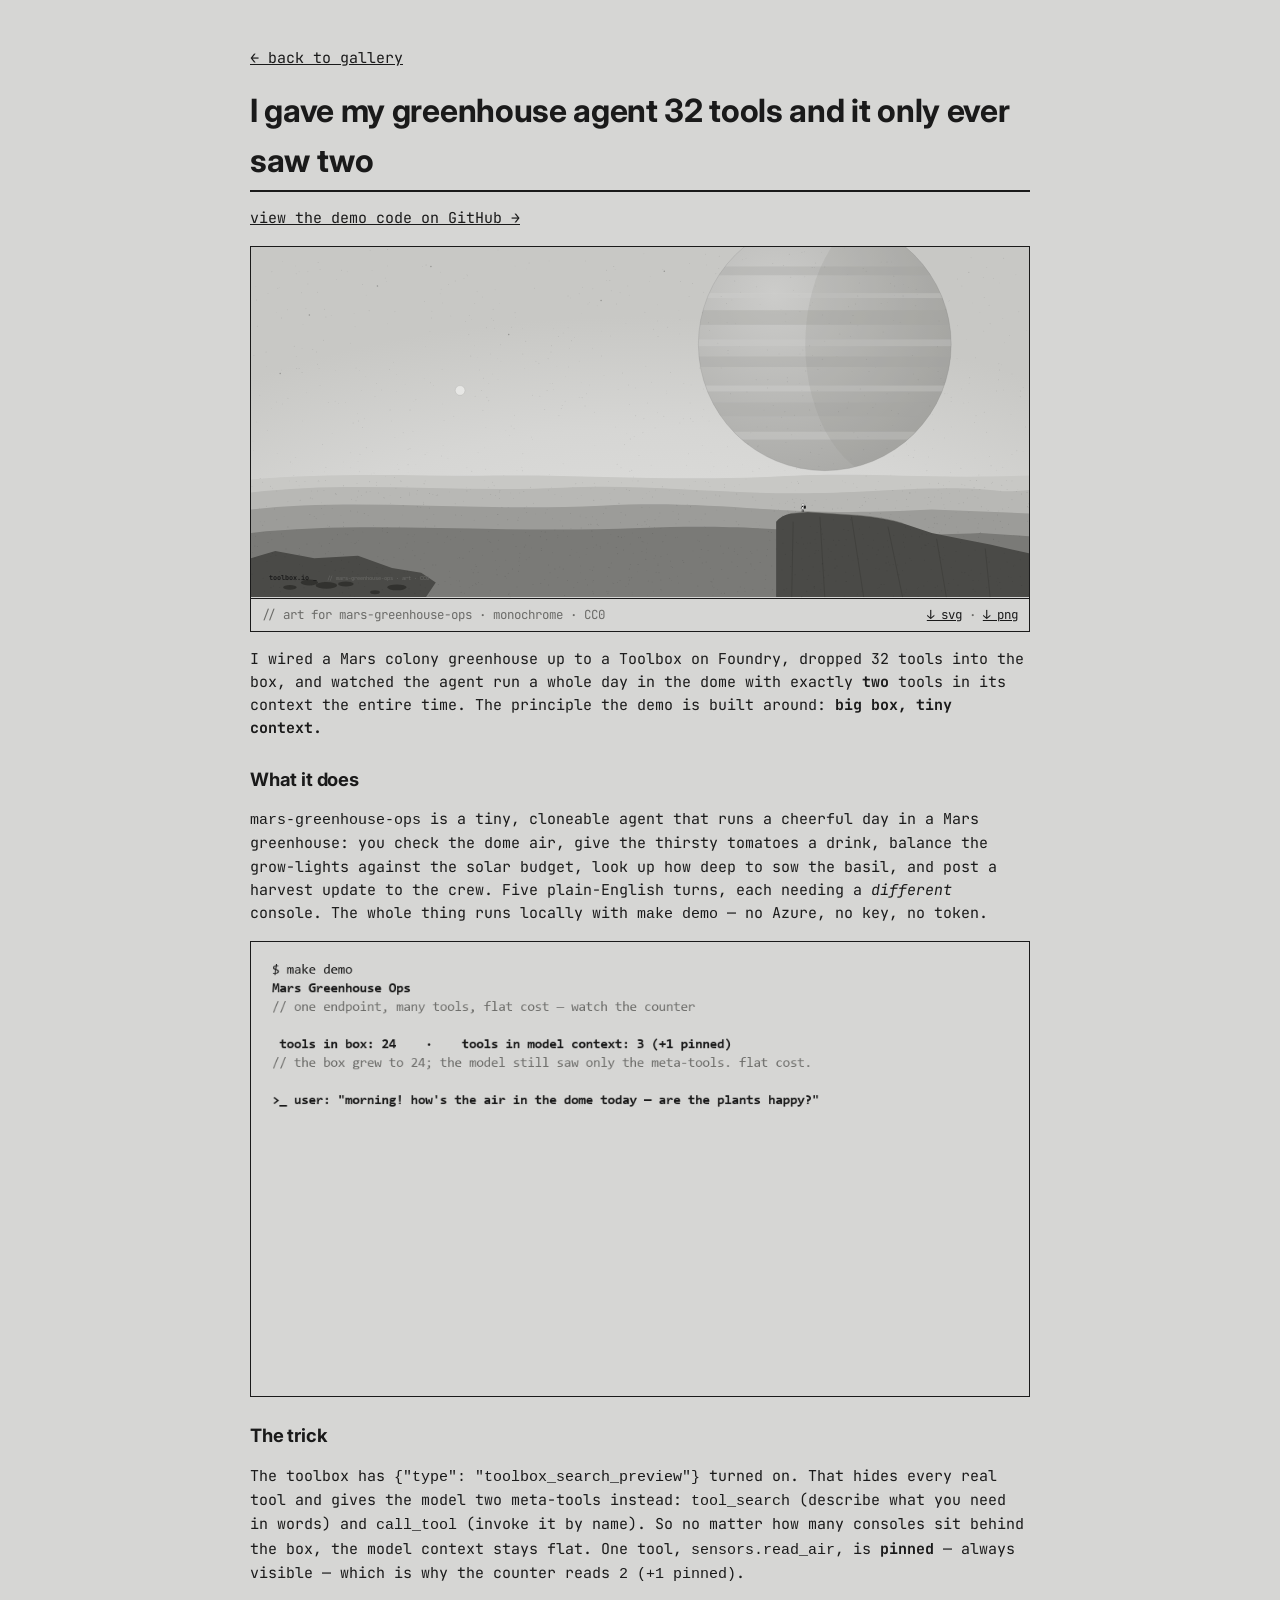
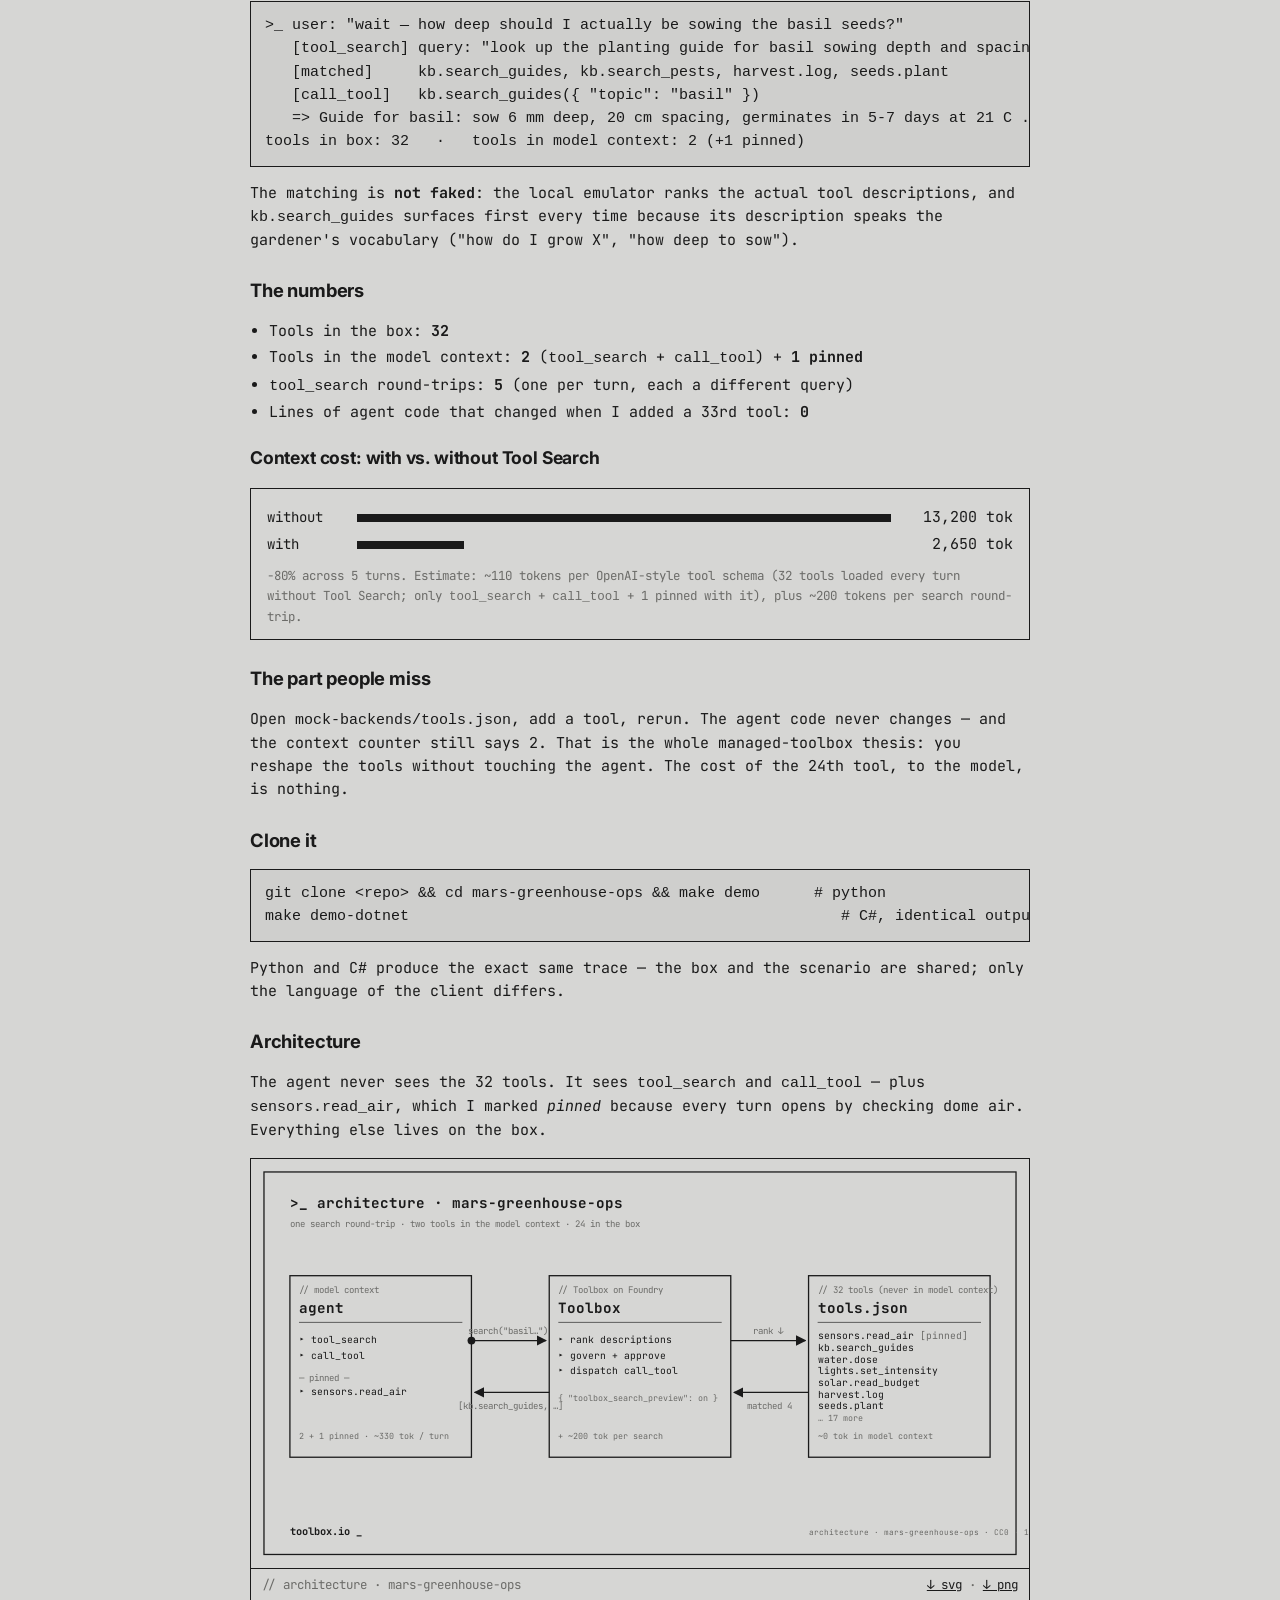
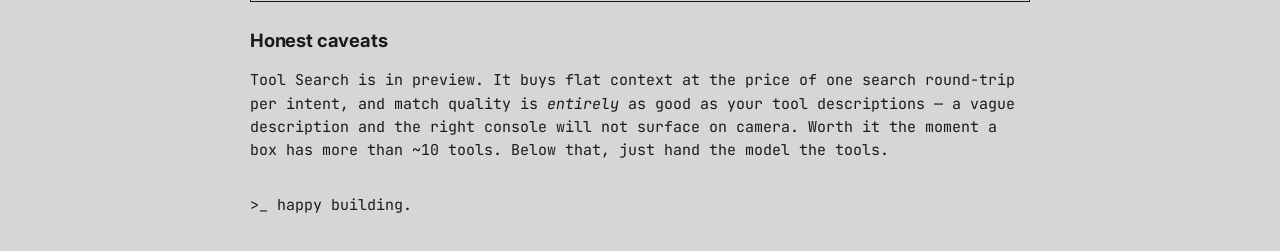
<file: toolbox.io/blog/mars-greenhouse-ops.html>
<!doctype html><html lang="en"><head><meta charset="utf-8">
<meta name="viewport" content="width=device-width, initial-scale=1">
<title>Mars Greenhouse Ops — toolbox.io</title>
<link rel="icon" href="../assets/favicon.svg" type="image/svg+xml">
<link rel="alternate icon" href="../assets/favicon.ico" sizes="any">
<link rel="apple-touch-icon" href="../assets/favicon-180.png">
<link rel="stylesheet" href="../assets/commandline.css">
<style>
 body.cl{max-width:820px;margin:0 auto;padding:2rem 1.25rem;font-size:15px;}
 .cl h1{border-bottom:2px solid var(--cl-line);padding-bottom:.3rem;}
 .cl pre{border:1px solid var(--cl-line);padding:12px 14px;overflow:auto;background:#cfcfcd;white-space:pre;}
 .cl ul{padding-left:1.2rem;} .cl li{margin:.2rem 0;}
 .nav{margin-bottom:1rem;} .nav a{color:var(--cl-ink);text-decoration:underline;}
 .figure{border:1px solid var(--cl-line);margin:1rem 0;background:var(--cl-bg);}
 .figure .slot,.figure svg{display:block;width:100%;height:auto;}
 .figure figcaption{display:flex;justify-content:space-between;gap:1rem;padding:.4rem .7rem;border-top:1px solid var(--cl-line);font-family:var(--cl-mono);font-size:.78rem;color:var(--cl-faint);}
 .figure figcaption a,.figure figcaption button{font:inherit;color:var(--cl-ink);background:none;border:0;padding:0;cursor:pointer;text-decoration:underline;}
</style></head><body class="cl">
<p class="nav"><a href="../index.html">&larr; back to gallery</a></p>
<h1><a href="https://github.com/LadyNaggaga/creativetoolbox/tree/main/demos/mars-greenhouse-ops" style="color:inherit;text-decoration:none">I gave my greenhouse agent 32 tools and it only ever saw two</a></h1>
<p class="nav"><a href="https://github.com/LadyNaggaga/creativetoolbox/tree/main/demos/mars-greenhouse-ops">view the demo code on GitHub &rarr;</a></p>

<figure class="figure" id="art-figure">
  <div class="slot" aria-label="loading art"></div>
  <figcaption>
    <span>// art for mars-greenhouse-ops · monochrome · CC0</span>
    <span>
      <a href="../assets/art/mars-greenhouse-ops.svg" download>↓ svg</a>
      ·
      <button type="button" id="art-png">↓ png</button>
    </span>
  </figcaption>
</figure>

<p>I wired a Mars colony greenhouse up to a Toolbox on Foundry, dropped 32 tools into the box, and watched the agent run a whole day in the dome with exactly <strong>two</strong> tools in its context the entire time. The principle the demo is built around: <strong>big box, tiny context.</strong></p>
<h2>What it does</h2>
<p><code>mars-greenhouse-ops</code> is a tiny, cloneable agent that runs a cheerful day in a Mars greenhouse: you check the dome air, give the thirsty tomatoes a drink, balance the grow-lights against the solar budget, look up how deep to sow the basil, and post a harvest update to the crew. Five plain-English turns, each needing a <em>different</em> console. The whole thing runs locally with <code>make demo</code> — no Azure, no key, no token.</p>
<p><img src="../assets/gifs/mars-greenhouse-ops.gif" alt="Mars Greenhouse Ops demo: the agent finds the right console among 32 tools" style="max-width:100%;display:block;border:1px solid var(--cl-line)"></p>
<h2>The trick</h2>
<p>The toolbox has <code>{"type": "toolbox_search_preview"}</code> turned on. That hides every real tool and gives the model two meta-tools instead: <code>tool_search</code> (describe what you need in words) and <code>call_tool</code> (invoke it by name). So no matter how many consoles sit behind the box, the model context stays flat. One tool, <code>sensors.read_air</code>, is <strong>pinned</strong> — always visible — which is why the counter reads <code>2 (+1 pinned)</code>.</p>
<pre><code>&gt;_ user: &quot;wait — how deep should I actually be sowing the basil seeds?&quot;
   [tool_search] query: &quot;look up the planting guide for basil sowing depth and spacing&quot;   // round-trip #4
   [matched]     kb.search_guides, kb.search_pests, harvest.log, seeds.plant
   [call_tool]   kb.search_guides({ &quot;topic&quot;: &quot;basil&quot; })
   =&gt; Guide for basil: sow 6 mm deep, 20 cm spacing, germinates in 5-7 days at 21 C ...
tools in box: 32   ·   tools in model context: 2 (+1 pinned)
</code></pre>
<p>The matching is <strong>not faked</strong>: the local emulator ranks the actual tool descriptions, and <code>kb.search_guides</code> surfaces first every time because its description speaks the gardener's vocabulary ("how do I grow X", "how deep to sow").</p>
<h2>The numbers</h2>
<ul>
<li>Tools in the box: <strong>32</strong></li>
<li>Tools in the model context: <strong>2</strong> (<code>tool_search</code> + <code>call_tool</code>) + <strong>1 pinned</strong></li>
<li><code>tool_search</code> round-trips: <strong>5</strong> (one per turn, each a different query)</li>
<li>Lines of agent code that changed when I added a 33rd tool: <strong>0</strong></li>
</ul>
<h3 style="margin-top:1.2rem;">Context cost: with vs. without Tool Search</h3>
<div class="tokchart" data-without="13200" data-with="2650" data-savings="80" data-turns="5">
  <div class="row"><span class="lbl">without</span><span class="bar" data-pct="100"></span><span class="num">13,200 tok</span></div>
  <div class="row"><span class="lbl">with</span><span class="bar" data-pct="20.1"></span><span class="num">2,650 tok</span></div>
  <p class="basis">&minus;80% across 5 turns. Estimate: ~110 tokens per OpenAI-style tool schema (32 tools loaded every turn without Tool Search; only <code>tool_search</code> + <code>call_tool</code> + 1 pinned with it), plus ~200 tokens per search round-trip.</p>
</div>
<style>
 .tokchart{font-family:var(--cl-mono);font-size:.9rem;border:1px solid var(--cl-line);padding:.8rem 1rem;margin:.6rem 0;}
 .tokchart .row{display:grid;grid-template-columns:5rem 1fr 7rem;gap:.6rem;align-items:center;margin:.25rem 0;}
 .tokchart .bar{height:8px;background:var(--cl-ink);width:0%;min-width:2px;}
 .tokchart .num{text-align:right;font-variant-numeric:tabular-nums;}
 .tokchart .basis{margin:.6rem 0 0;color:var(--cl-faint);font-size:.78rem;}
 @media (prefers-reduced-motion: reduce){ .tokchart .bar{width:var(--w);} }
</style>
<script>
 (function(){
   const reduced = matchMedia('(prefers-reduced-motion: reduce)').matches;
   const bars = document.querySelectorAll('.tokchart .bar');
   if (reduced) { bars.forEach(b => b.style.setProperty('--w', b.dataset.pct + '%')); return; }
   const fill = () => bars.forEach(b => { b.animate(
     [{ width: '0%' }, { width: b.dataset.pct + '%' }],
     { duration: 800, easing: 'cubic-bezier(.2,.7,.2,1)', fill: 'forwards' });
   });
   const io = new IntersectionObserver((es,o) => { es.forEach(e => { if (e.isIntersecting) { fill(); o.disconnect(); } }); }, { threshold: 0.4 });
   io.observe(document.querySelector('.tokchart'));
 })();
</script>
<h2>The part people miss</h2>
<p>Open <code>mock-backends/tools.json</code>, add a tool, rerun. The agent code never changes — and the context counter still says 2. That is the whole managed-toolbox thesis: you reshape the tools without touching the agent. The cost of the 24th tool, to the model, is nothing.</p>
<h2>Clone it</h2>
<pre><code class="language-bash">git clone &lt;repo&gt; &amp;&amp; cd mars-greenhouse-ops &amp;&amp; make demo      # python
make demo-dotnet                                                # C#, identical output
</code></pre>
<p>Python and C# produce the exact same trace — the box and the scenario are shared; only the language of the client differs.</p>
<h2>Architecture</h2>
<p>The agent never sees the 32 tools. It sees <code>tool_search</code> and <code>call_tool</code> — plus <code>sensors.read_air</code>, which I marked <em>pinned</em> because every turn opens by checking dome air. Everything else lives on the box.</p>

<figure class="figure" id="arch-figure">
  <div class="slot" aria-label="loading diagram"></div>
  <figcaption>
    <span>// architecture · mars-greenhouse-ops</span>
    <span>
      <a href="../assets/diagrams/mars-greenhouse-ops.svg" download>↓ svg</a>
      ·
      <button type="button" id="arch-png">↓ png</button>
    </span>
  </figcaption>
</figure>

<h2>Honest caveats</h2>
<p>Tool Search is in preview. It buys flat context at the price of one search round-trip per intent, and match quality is <em>entirely</em> as good as your tool descriptions — a vague description and the right console will not surface on camera. Worth it the moment a box has more than ~10 tools. Below that, just hand the model the tools.</p>
<p class="nav" style="margin-top:2rem;">&gt;_ happy building.</p>
<script src="../assets/svg-figure.js"></script>
<script>
(async function () {
  const f = window.toolboxFigure;

  const artSvg  = await f.inlineSVG('../assets/art/mars-greenhouse-ops.svg',
                                    document.querySelector('#art-figure .slot'));
  const archSvg = await f.inlineSVG('../assets/diagrams/mars-greenhouse-ops.svg',
                                    document.querySelector('#arch-figure .slot'));

  document.getElementById('art-png').addEventListener('click', () => {
    f.downloadPNG(artSvg, 'mars-greenhouse-ops--art.png', 2);
  });
  document.getElementById('arch-png').addEventListener('click', () => {
    f.downloadPNG(archSvg, 'mars-greenhouse-ops--architecture.png', 2);
  });
})();
</script>
</body></html>
</file>
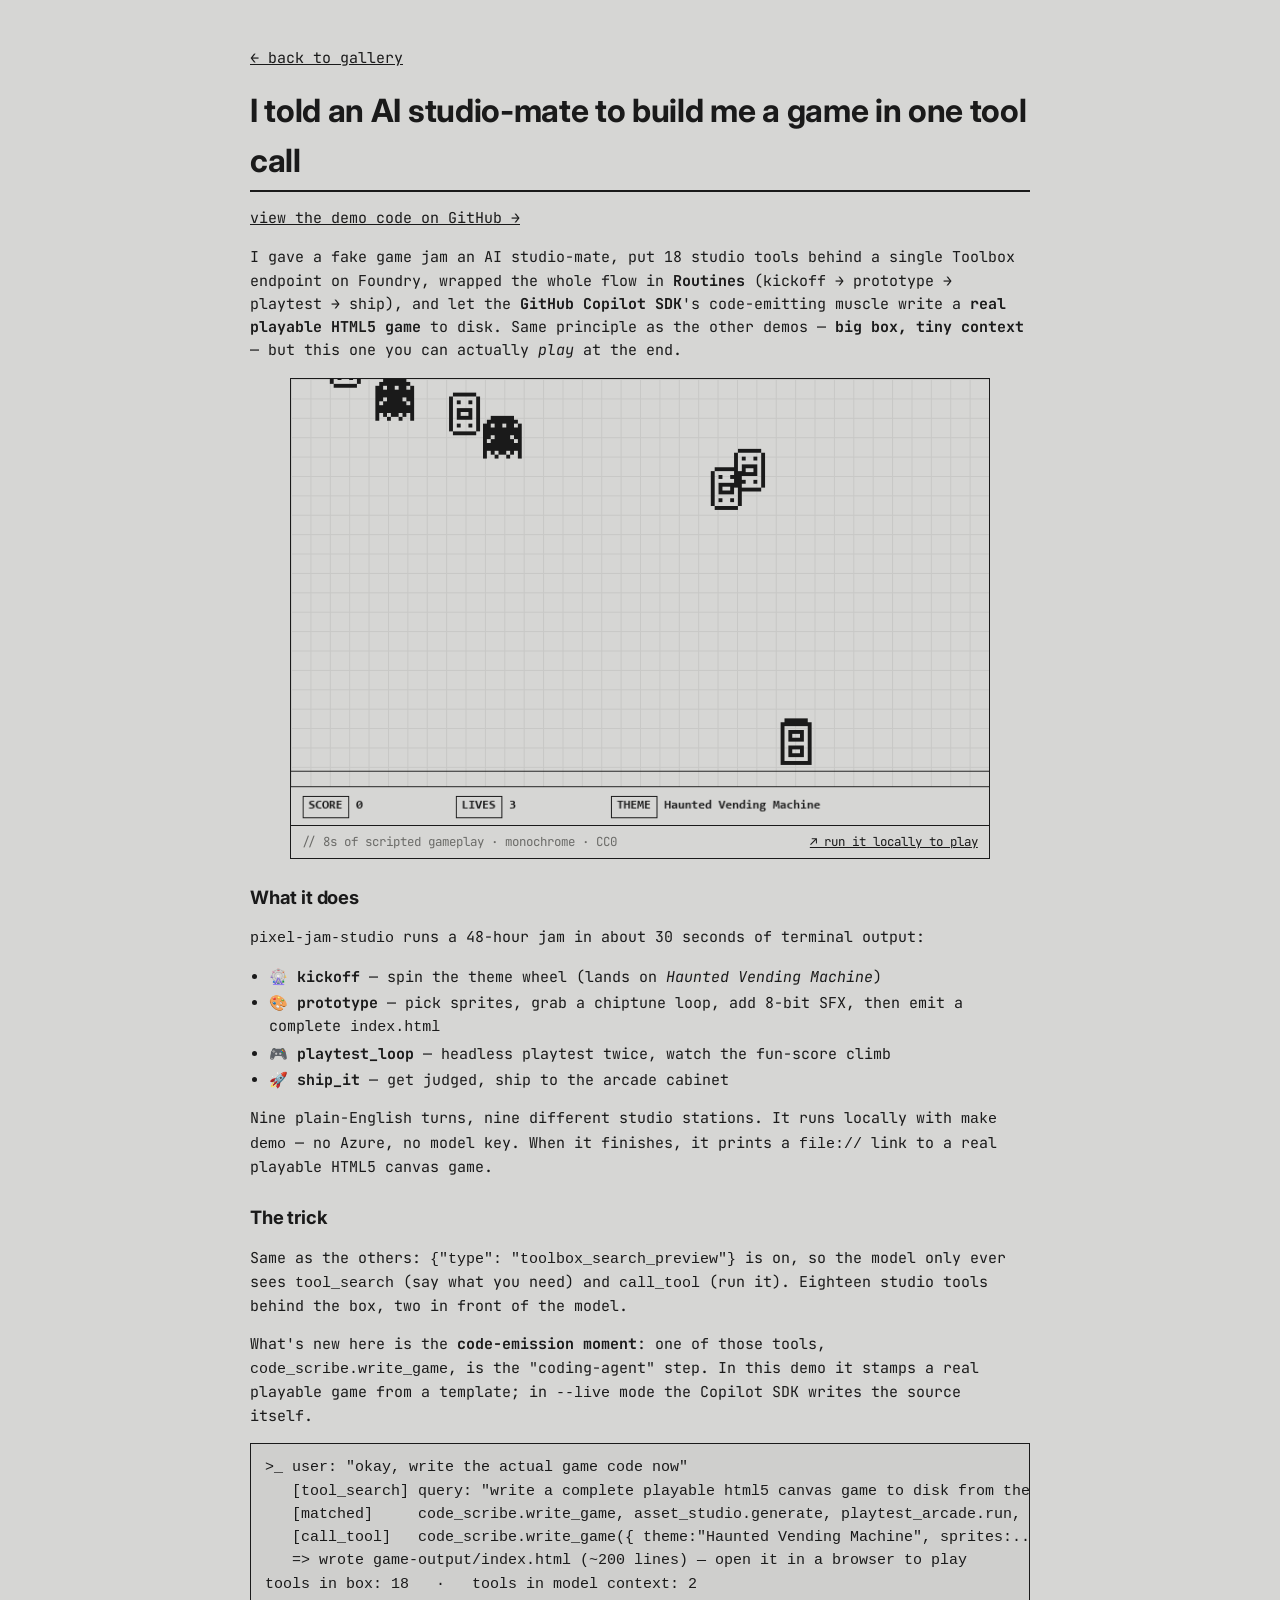
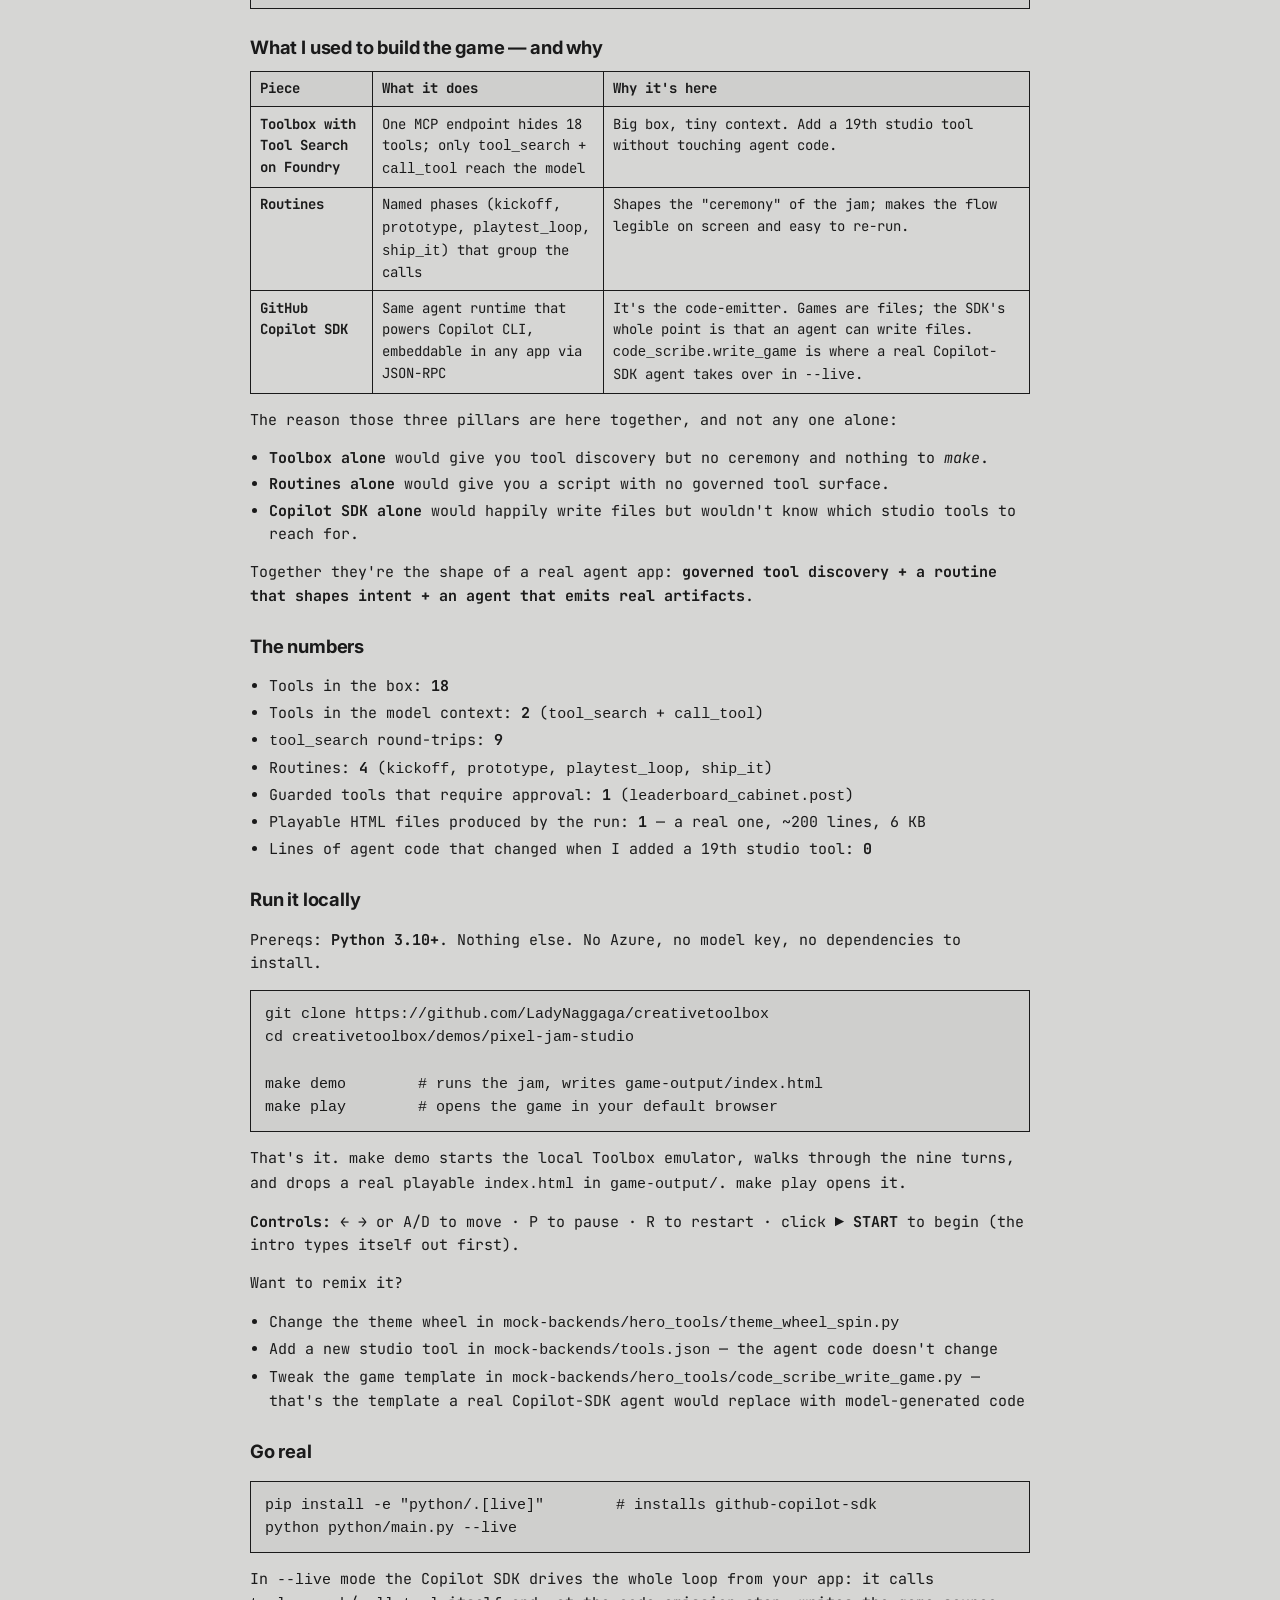
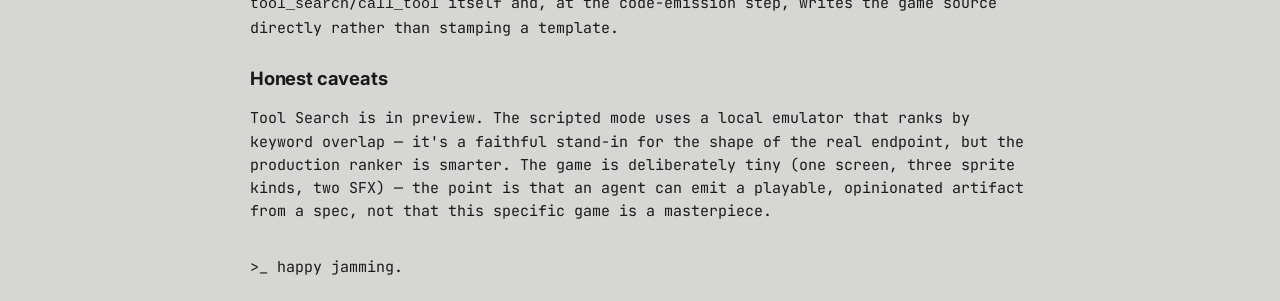
<file: toolbox.io/blog/pixel-jam-studio.html>
<!doctype html><html lang="en"><head><meta charset="utf-8">
<meta name="viewport" content="width=device-width, initial-scale=1">
<title>Pixel Jam Studio — toolbox.io</title>
<link rel="icon" href="../assets/favicon.svg" type="image/svg+xml">
<link rel="alternate icon" href="../assets/favicon.ico" sizes="any">
<link rel="apple-touch-icon" href="../assets/favicon-180.png">
<link rel="stylesheet" href="../assets/commandline.css">
<style>
 body.cl{max-width:820px;margin:0 auto;padding:2rem 1.25rem;font-size:15px;}
 .cl h1{border-bottom:2px solid var(--cl-line);padding-bottom:.3rem;}
 .cl pre{border:1px solid var(--cl-line);padding:12px 14px;overflow:auto;background:#cfcfcd;white-space:pre;}
 .cl ul{padding-left:1.2rem;} .cl li{margin:.2rem 0;}
 .cl table{width:100%;border-collapse:collapse;margin:.6rem 0;font-size:.93em;}
 .cl th,.cl td{border:1px solid var(--cl-line);padding:.4rem .55rem;vertical-align:top;text-align:left;}
 .cl th{background:#cfcfcd;font-weight:700;}
 .nav{margin-bottom:1rem;} .nav a{color:var(--cl-ink);text-decoration:underline;}
 .playframe{border:1px solid var(--cl-line);background:var(--cl-bg);}
 .playframe img{display:block;width:100%;height:auto;}
 .playframe figcaption{display:flex;justify-content:space-between;gap:1rem;padding:.4rem .7rem;border-top:1px solid var(--cl-line);font-family:var(--cl-mono);font-size:.78rem;color:var(--cl-faint);}
 .playframe figcaption a{color:var(--cl-ink);text-decoration:underline;}
</style></head><body class="cl">
<p class="nav"><a href="../index.html">&larr; back to gallery</a></p>
<h1><a href="https://github.com/LadyNaggaga/creativetoolbox/tree/main/demos/pixel-jam-studio" style="color:inherit;text-decoration:none">I told an AI studio-mate to build me a game in one tool call</a></h1>
<p class="nav"><a href="https://github.com/LadyNaggaga/creativetoolbox/tree/main/demos/pixel-jam-studio">view the demo code on GitHub &rarr;</a></p>

<p>I gave a fake game jam an AI studio-mate, put 18 studio tools behind a single Toolbox endpoint on Foundry, wrapped the whole flow in <strong>Routines</strong> (kickoff → prototype → playtest → ship), and let the <strong>GitHub Copilot SDK</strong>'s code-emitting muscle write a <strong>real playable HTML5 game</strong> to disk. Same principle as the other demos — <strong>big box, tiny context</strong> — but this one you can actually <em>play</em> at the end.</p>

<figure class="playframe">
  <img src="../assets/gifs/pixel-jam-studio.gif" alt="Pixel Jam Studio — 8 seconds of gameplay: the soda-can player dodges ghosts and grabs candy bars on a graph-paper canvas" style="display:block;width:100%;height:auto;">
  <figcaption>
    <span>// 8s of scripted gameplay · monochrome · CC0</span>
    <span><a href="https://github.com/LadyNaggaga/creativetoolbox/tree/main/demos/pixel-jam-studio" target="_blank" rel="noopener">↗ run it locally to play</a></span>
  </figcaption>
</figure>

<h2>What it does</h2>
<p><code>pixel-jam-studio</code> runs a 48-hour jam in about 30 seconds of terminal output:</p>
<ul>
<li>🎡 <strong>kickoff</strong> — spin the theme wheel (lands on <em>Haunted Vending Machine</em>)</li>
<li>🎨 <strong>prototype</strong> — pick sprites, grab a chiptune loop, add 8-bit SFX, then emit a complete <code>index.html</code></li>
<li>🎮 <strong>playtest_loop</strong> — headless playtest twice, watch the fun-score climb</li>
<li>🚀 <strong>ship_it</strong> — get judged, ship to the arcade cabinet</li>
</ul>
<p>Nine plain-English turns, nine different studio stations. It runs locally with <code>make demo</code> — no Azure, no model key. When it finishes, it prints a <code>file://</code> link to a real playable HTML5 canvas game.</p>

<h2>The trick</h2>
<p>Same as the others: <code>{"type": "toolbox_search_preview"}</code> is on, so the model only ever sees <code>tool_search</code> (say what you need) and <code>call_tool</code> (run it). Eighteen studio tools behind the box, two in front of the model.</p>
<p>What's new here is the <strong>code-emission moment</strong>: one of those tools, <code>code_scribe.write_game</code>, is the "coding-agent" step. In this demo it stamps a real playable game from a template; in <code>--live</code> mode the Copilot SDK writes the source itself.</p>

<pre><code>&gt;_ user: &quot;okay, write the actual game code now&quot;
   [tool_search] query: &quot;write a complete playable html5 canvas game to disk from the spec&quot;   // round-trip #5
   [matched]     code_scribe.write_game, asset_studio.generate, playtest_arcade.run, ...
   [call_tool]   code_scribe.write_game({ theme:&quot;Haunted Vending Machine&quot;, sprites:..., bgm:... })
   =&gt; wrote game-output/index.html (~200 lines) — open it in a browser to play
tools in box: 18   ·   tools in model context: 2
</code></pre>

<h2>What I used to build the game — and why</h2>
<table>
<thead><tr><th>Piece</th><th>What it does</th><th>Why it's here</th></tr></thead>
<tbody>
<tr><td><strong>Toolbox with Tool Search on Foundry</strong></td><td>One MCP endpoint hides 18 tools; only <code>tool_search</code> + <code>call_tool</code> reach the model</td><td>Big box, tiny context. Add a 19th studio tool without touching agent code.</td></tr>
<tr><td><strong>Routines</strong></td><td>Named phases (<code>kickoff</code>, <code>prototype</code>, <code>playtest_loop</code>, <code>ship_it</code>) that group the calls</td><td>Shapes the "ceremony" of the jam; makes the flow legible on screen and easy to re-run.</td></tr>
<tr><td><strong>GitHub Copilot SDK</strong></td><td>Same agent runtime that powers Copilot CLI, embeddable in any app via JSON-RPC</td><td>It's the code-emitter. Games are files; the SDK's whole point is that an agent can write files. <code>code_scribe.write_game</code> is where a real Copilot-SDK agent takes over in <code>--live</code>.</td></tr>
</tbody>
</table>

<p>The reason those three pillars are here together, and not any one alone:</p>
<ul>
<li><strong>Toolbox alone</strong> would give you tool discovery but no ceremony and nothing to <em>make</em>.</li>
<li><strong>Routines alone</strong> would give you a script with no governed tool surface.</li>
<li><strong>Copilot SDK alone</strong> would happily write files but wouldn't know which studio tools to reach for.</li>
</ul>
<p>Together they're the shape of a real agent app: <strong>governed tool discovery + a routine that shapes intent + an agent that emits real artifacts</strong>.</p>

<h2>The numbers</h2>
<ul>
<li>Tools in the box: <strong>18</strong></li>
<li>Tools in the model context: <strong>2</strong> (<code>tool_search</code> + <code>call_tool</code>)</li>
<li><code>tool_search</code> round-trips: <strong>9</strong></li>
<li>Routines: <strong>4</strong> (<code>kickoff</code>, <code>prototype</code>, <code>playtest_loop</code>, <code>ship_it</code>)</li>
<li>Guarded tools that require approval: <strong>1</strong> (<code>leaderboard_cabinet.post</code>)</li>
<li>Playable HTML files produced by the run: <strong>1</strong> — a real one, ~200 lines, 6 KB</li>
<li>Lines of agent code that changed when I added a 19th studio tool: <strong>0</strong></li>
</ul>

<h2>Run it locally</h2>
<p>Prereqs: <strong>Python 3.10+</strong>. Nothing else. No Azure, no model key, no dependencies to install.</p>

<pre><code class="language-bash">git clone https://github.com/LadyNaggaga/creativetoolbox
cd creativetoolbox/demos/pixel-jam-studio

make demo        # runs the jam, writes game-output/index.html
make play        # opens the game in your default browser
</code></pre>

<p>That's it. <code>make demo</code> starts the local Toolbox emulator, walks through the nine turns, and drops a real playable <code>index.html</code> in <code>game-output/</code>. <code>make play</code> opens it.</p>

<p><strong>Controls:</strong> ← → or A/D to move · P to pause · R to restart · click <strong>▶ START</strong> to begin (the intro types itself out first).</p>

<p>Want to remix it?</p>
<ul>
<li>Change the theme wheel in <code>mock-backends/hero_tools/theme_wheel_spin.py</code></li>
<li>Add a new studio tool in <code>mock-backends/tools.json</code> — the agent code doesn't change</li>
<li>Tweak the game template in <code>mock-backends/hero_tools/code_scribe_write_game.py</code> — that's the template a real Copilot-SDK agent would replace with model-generated code</li>
</ul>

<h2>Go real</h2>
<pre><code class="language-bash">pip install -e "python/.[live]"        # installs github-copilot-sdk
python python/main.py --live
</code></pre>
<p>In <code>--live</code> mode the Copilot SDK drives the whole loop from your app: it calls <code>tool_search</code>/<code>call_tool</code> itself and, at the code-emission step, writes the game source directly rather than stamping a template.</p>

<h2>Honest caveats</h2>
<p>Tool Search is in preview. The scripted mode uses a local emulator that ranks by keyword overlap — it's a faithful stand-in for the shape of the real endpoint, but the production ranker is smarter. The game is deliberately tiny (one screen, three sprite kinds, two SFX) — the point is that an agent can emit a playable, opinionated artifact from a spec, not that this specific game is a masterpiece.</p>

<p class="nav" style="margin-top:2rem;">&gt;_ happy jamming.</p>
</body></html>
</file>
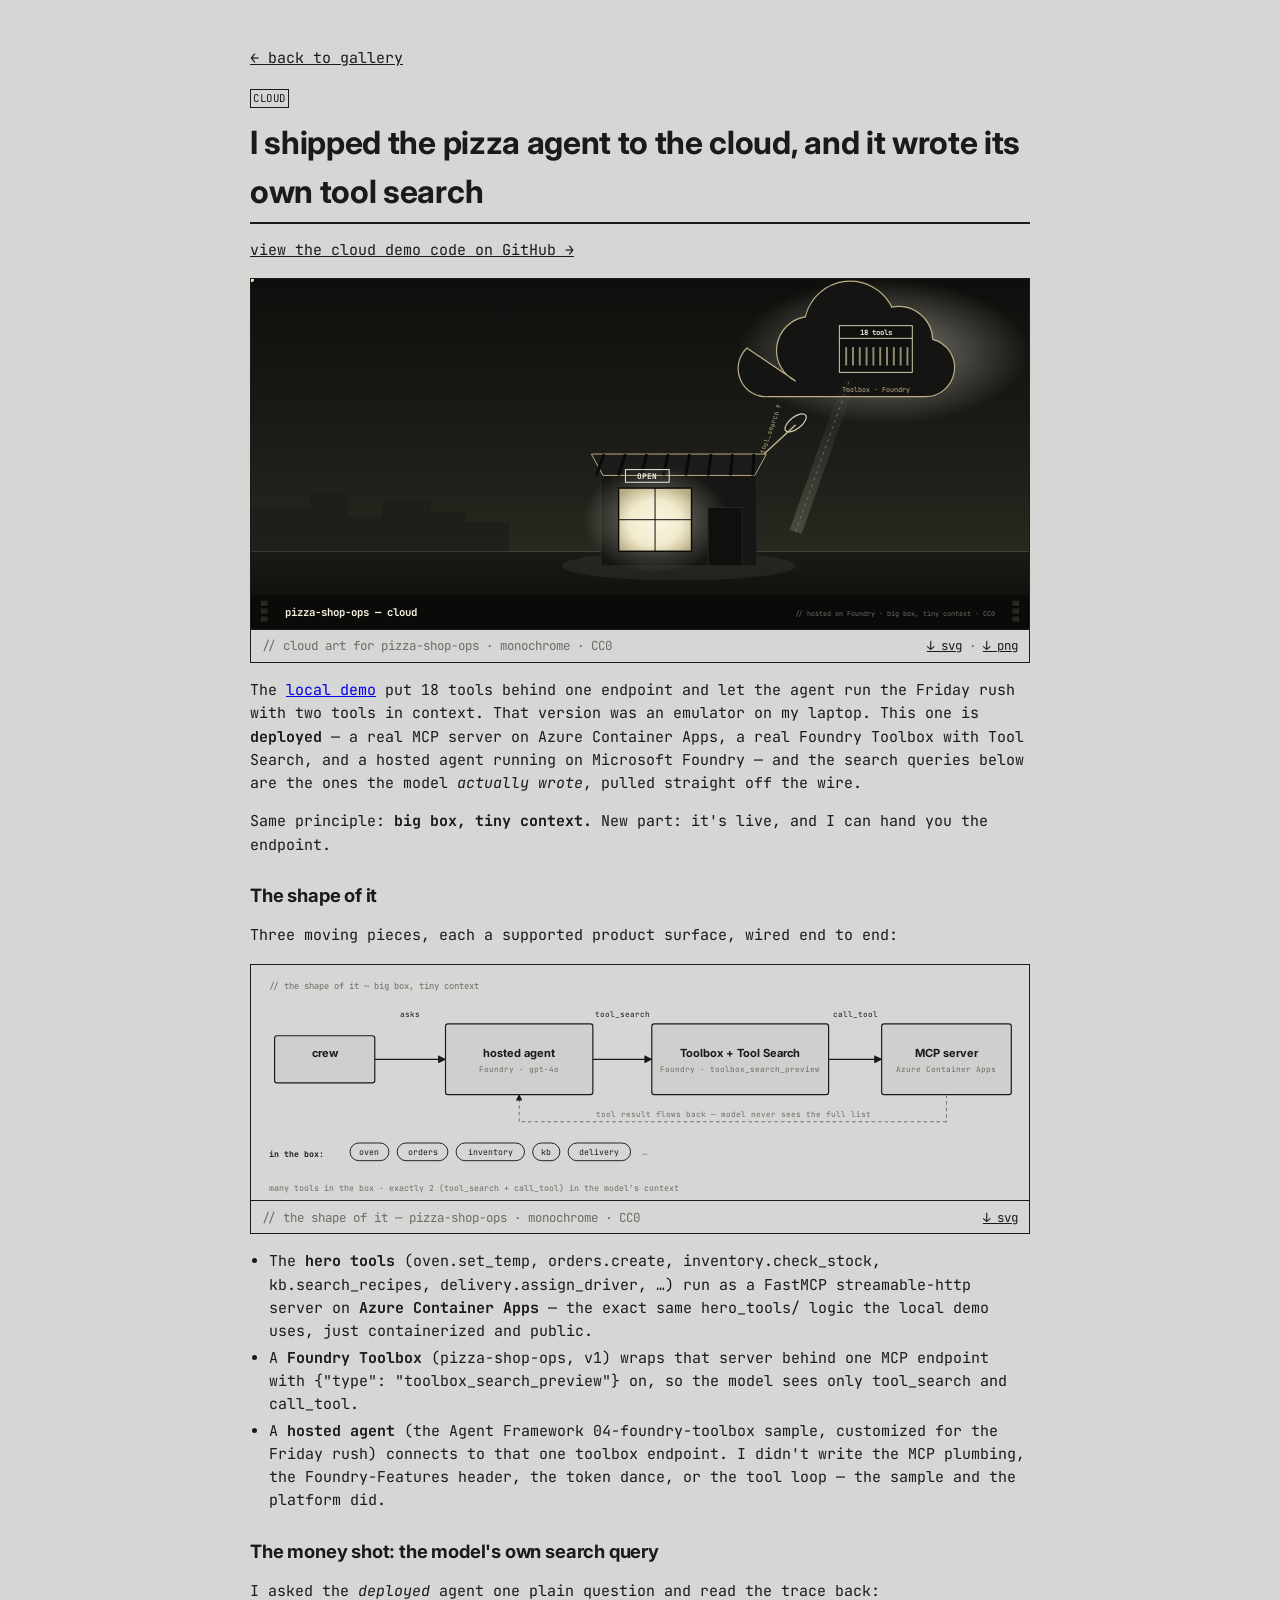
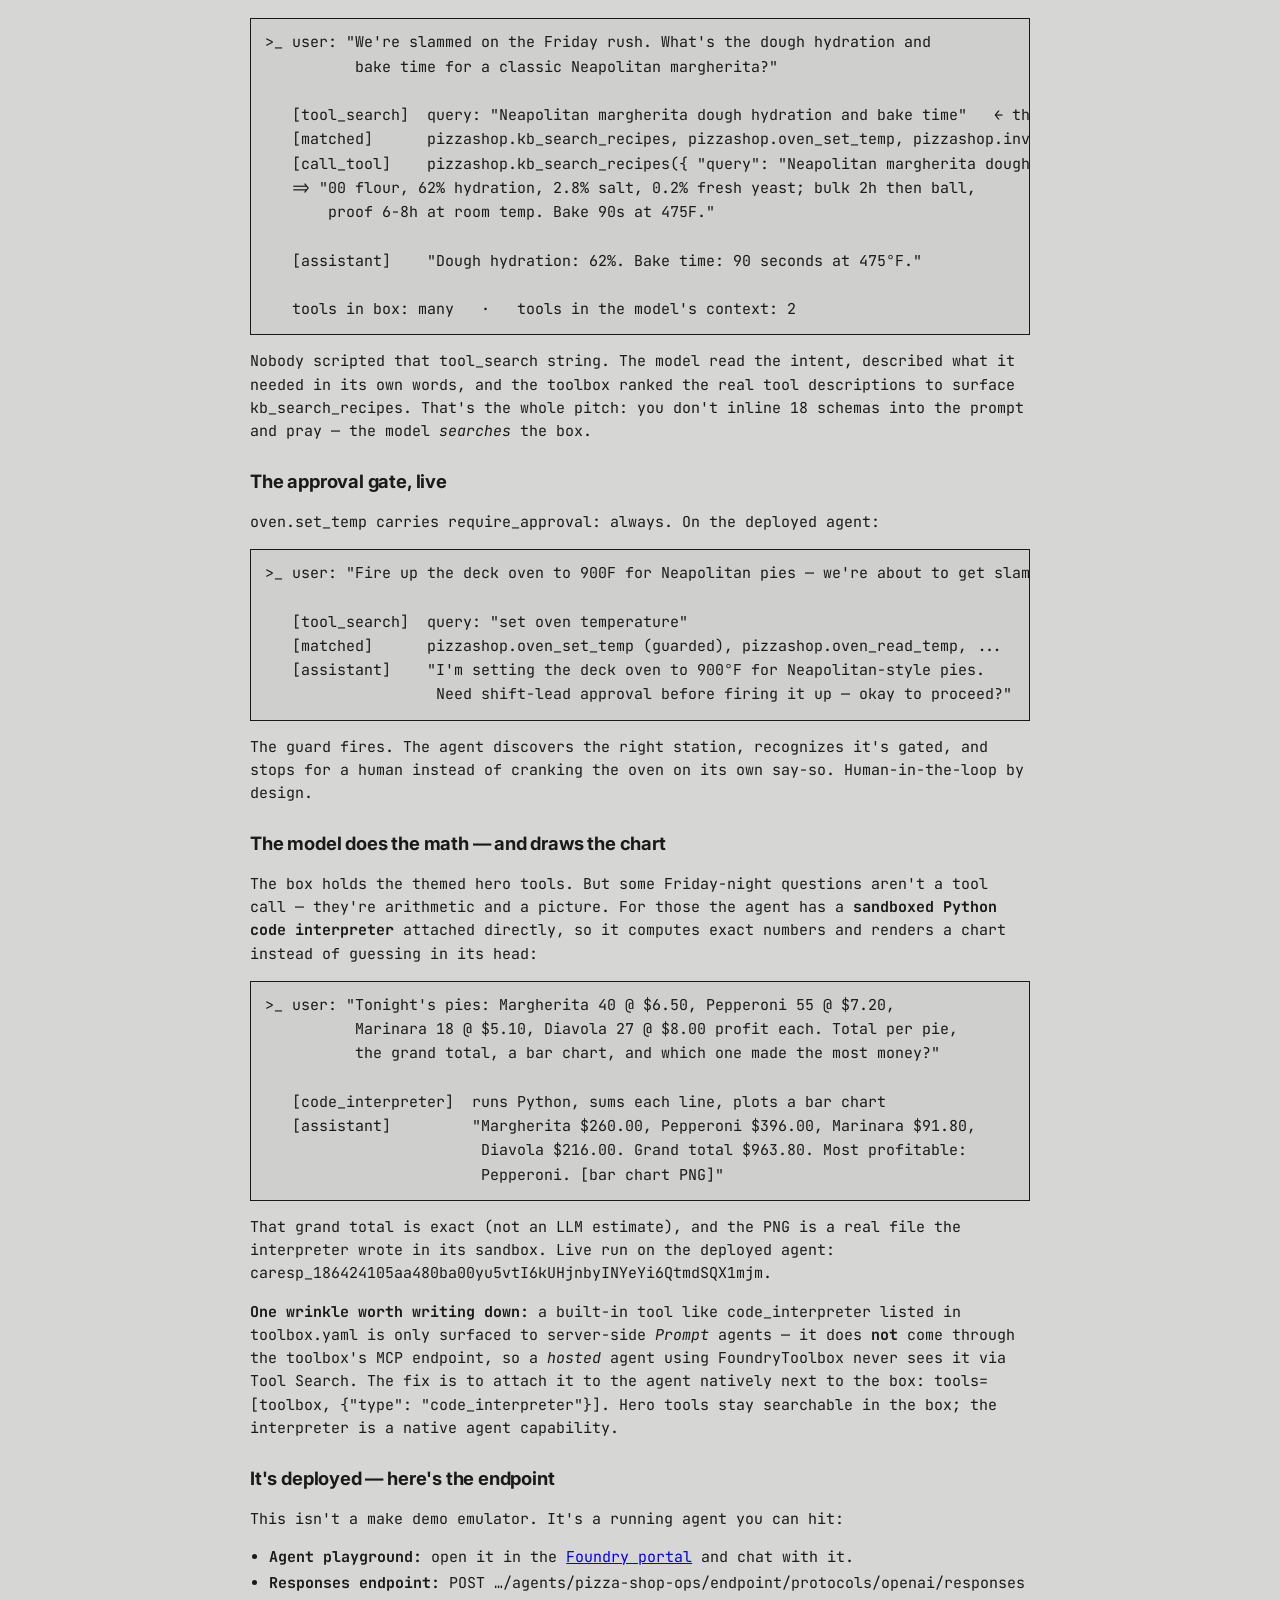
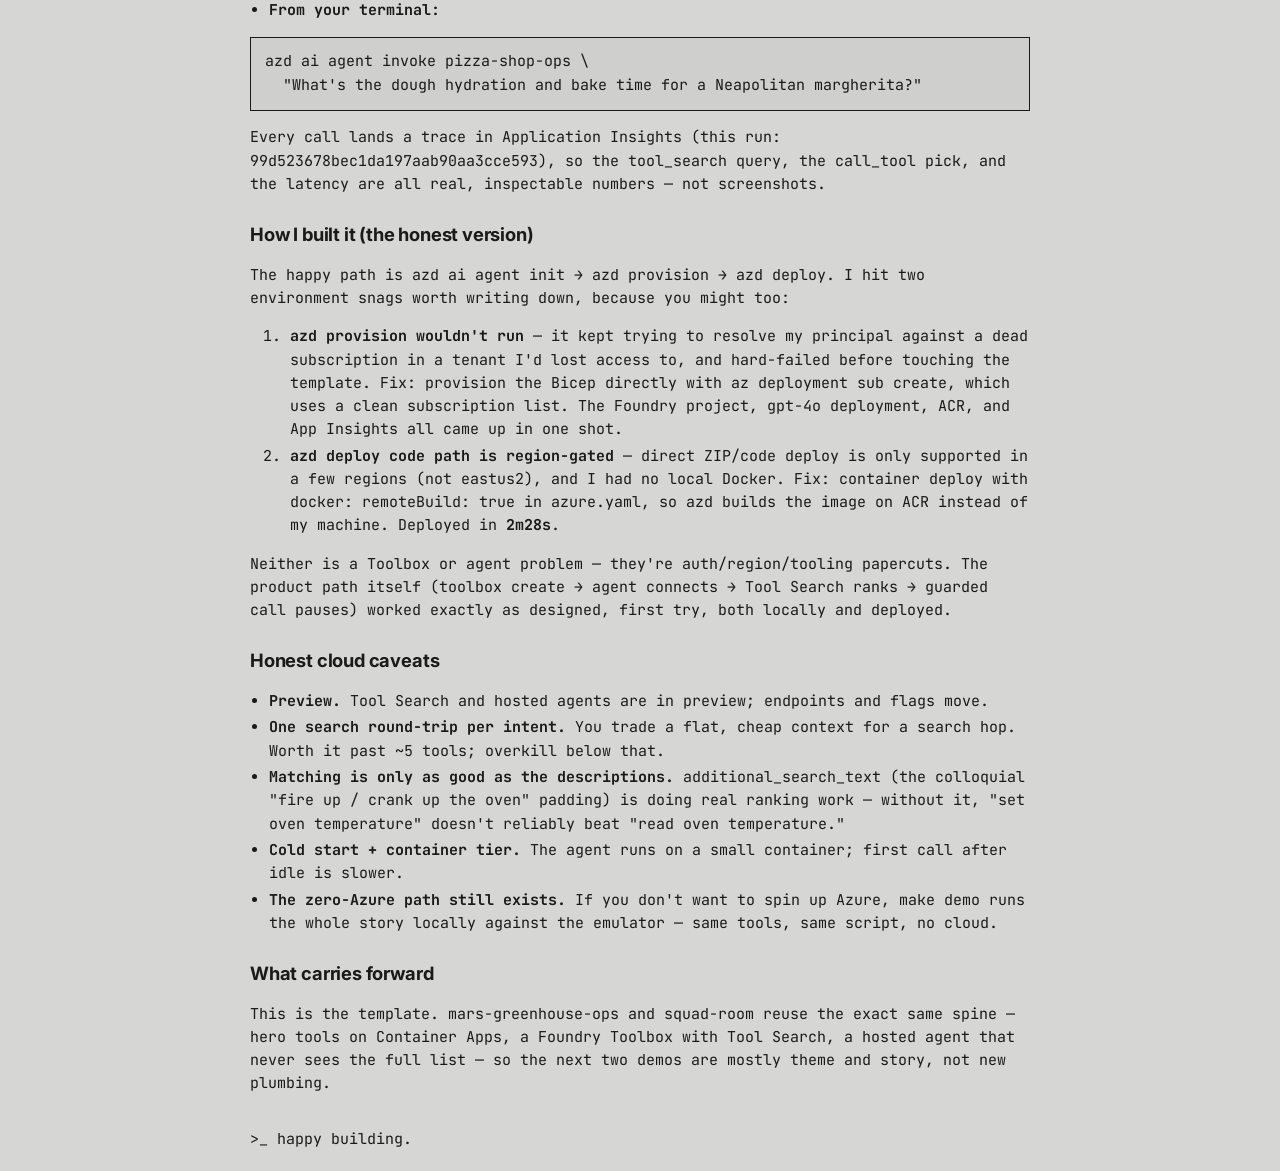
<file: toolbox.io/blog/pizza-shop-ops-cloud.html>
<!doctype html><html lang="en"><head><meta charset="utf-8">
<meta name="viewport" content="width=device-width, initial-scale=1">
<title>I shipped the pizza agent to the cloud, and it wrote its own tool search — toolbox.io</title>
<link rel="icon" href="../assets/favicon.svg" type="image/svg+xml">
<link rel="alternate icon" href="../assets/favicon.ico" sizes="any">
<link rel="apple-touch-icon" href="../assets/favicon-180.png">
<link rel="stylesheet" href="../assets/commandline.css">
<style>
 body.cl{max-width:820px;margin:0 auto;padding:2rem 1.25rem;font-size:15px;}
 .cl h1{border-bottom:2px solid var(--cl-line);padding-bottom:.3rem;}
 .cl pre{border:1px solid var(--cl-line);padding:12px 14px;overflow:auto;background:#cfcfcd;white-space:pre;}
 .cl code{font-family:var(--cl-mono);}
 .cl ul{padding-left:1.2rem;} .cl li{margin:.2rem 0;}
 .cl table{border-collapse:collapse;margin:1rem 0;font-size:.9rem;}
 .cl th,.cl td{border:1px solid var(--cl-line);padding:.35rem .6rem;text-align:left;}
 .cl th{background:#cfcfcd;}
 .nav{margin-bottom:1rem;} .nav a{color:var(--cl-ink);text-decoration:underline;}
 .badge{display:inline-block;font-size:.72em;letter-spacing:.04em;border:1px solid var(--cl-line);padding:0 .4ch;text-transform:uppercase;margin-bottom:.6rem;}
 .figure{border:1px solid var(--cl-line);margin:1rem 0;background:var(--cl-bg);}
 .figure .slot,.figure svg{display:block;width:100%;height:auto;min-height:120px;}
 .figure figcaption{display:flex;justify-content:space-between;gap:1rem;padding:.4rem .7rem;border-top:1px solid var(--cl-line);font-family:var(--cl-mono);font-size:.78rem;color:var(--cl-faint);}
 .figure figcaption a,.figure figcaption button{font:inherit;color:var(--cl-ink);background:none;border:0;padding:0;cursor:pointer;text-decoration:underline;}
</style></head><body class="cl">
<p class="nav"><a href="../index.html">&larr; back to gallery</a></p>
<span class="badge">cloud</span>
<h1><a href="https://github.com/LadyNaggaga/creativetoolbox/tree/main/demos/pizza-shop-ops" style="color:inherit;text-decoration:none">I shipped the pizza agent to the cloud, and it wrote its own tool search</a></h1>
<p class="nav"><a href="https://github.com/LadyNaggaga/creativetoolbox/tree/main/demos/pizza-shop-ops/cloud">view the cloud demo code on GitHub &rarr;</a></p>
<figure class="figure" id="art-figure">
  <div class="slot" aria-label="loading cloud art"></div>
  <figcaption>
    <span>// cloud art for pizza-shop-ops · monochrome · CC0</span>
    <span>
      <a href="../assets/art/pizza-shop-ops-cloud.svg" download>&#8595; svg</a>
      &#183;
      <button type="button" id="art-png">&#8595; png</button>
    </span>
  </figcaption>
</figure>
<p>The <a href="pizza-shop-ops.html">local demo</a> put 18 tools behind one endpoint and let the agent run the Friday rush with two tools in context. That version was an emulator on my laptop. This one is <strong>deployed</strong> — a real MCP server on Azure Container Apps, a real Foundry Toolbox with Tool Search, and a hosted agent running on Microsoft Foundry — and the search queries below are the ones the model <em>actually wrote</em>, pulled straight off the wire.</p>
<p>Same principle: <strong>big box, tiny context.</strong> New part: it's live, and I can hand you the endpoint.</p>
<h2>The shape of it</h2>
<p>Three moving pieces, each a supported product surface, wired end to end:</p>
<figure class="figure"><svg xmlns="http://www.w3.org/2000/svg" viewBox="0 0 1320 400" width="1320" height="400" font-family="ui-monospace, 'JetBrains Mono', Menlo, monospace">
<title>pizza-shop-ops — the shape of it</title>
<desc>One endpoint, tiny context: inputs to a hosted Foundry agent, to a Toolbox with Tool Search, to an MCP server on Azure Container Apps. CC0.</desc>
<defs>
  <marker id="arrow" viewBox="0 0 10 10" refX="9" refY="5" markerWidth="7" markerHeight="7" orient="auto-start-reverse"><path d="M0 0 L10 5 L0 10 z" fill="#1A1A1A"/></marker>
</defs>
<rect x="0" y="0" width="1320" height="400" fill="#D6D6D4"/>
<text x="30" y="40" font-size="15" fill="#6B6B68">// the shape of it — big box, tiny context</text>
<rect x="40" y="120" width="170" height="80" rx="4" fill="#cfcfcd" stroke="#1A1A1A" stroke-width="2"/>
<text x="125" y="156" text-anchor="middle" font-family="Inter, system-ui, -apple-system, sans-serif" font-weight="700" font-size="19" fill="#1A1A1A">crew</text>
<line x1="210" y1="160" x2="330" y2="160" stroke="#1A1A1A" stroke-width="2" marker-end="url(#arrow)"/>
<text x="270" y="88" text-anchor="middle" font-family="ui-monospace, 'JetBrains Mono', Menlo, monospace" font-size="13" fill="#1A1A1A">asks</text>
<rect x="330" y="100.0" width="250" height="120" rx="4" fill="#cfcfcd" stroke="#1A1A1A" stroke-width="2"/>
<text x="455" y="156" text-anchor="middle" font-family="Inter, system-ui, -apple-system, sans-serif" font-weight="700" font-size="19" fill="#1A1A1A">hosted agent</text>
<text x="455" y="182" text-anchor="middle" font-family="ui-monospace, 'JetBrains Mono', Menlo, monospace" font-size="13" fill="#6B6B68">Foundry · gpt-4o</text>
<rect x="680" y="100.0" width="300" height="120" rx="4" fill="#cfcfcd" stroke="#1A1A1A" stroke-width="2"/>
<text x="830" y="156" text-anchor="middle" font-family="Inter, system-ui, -apple-system, sans-serif" font-weight="700" font-size="19" fill="#1A1A1A">Toolbox + Tool Search</text>
<text x="830" y="182" text-anchor="middle" font-family="ui-monospace, 'JetBrains Mono', Menlo, monospace" font-size="13" fill="#6B6B68">Foundry · toolbox_search_preview</text>
<rect x="1070" y="100.0" width="220" height="120" rx="4" fill="#cfcfcd" stroke="#1A1A1A" stroke-width="2"/>
<text x="1180" y="156" text-anchor="middle" font-family="Inter, system-ui, -apple-system, sans-serif" font-weight="700" font-size="19" fill="#1A1A1A">MCP server</text>
<text x="1180" y="182" text-anchor="middle" font-family="ui-monospace, 'JetBrains Mono', Menlo, monospace" font-size="13" fill="#6B6B68">Azure Container Apps</text>
<line x1="580" y1="160" x2="680" y2="160" stroke="#1A1A1A" stroke-width="2" marker-end="url(#arrow)"/>
<text x="630" y="88" text-anchor="middle" font-family="ui-monospace, 'JetBrains Mono', Menlo, monospace" font-size="13" fill="#1A1A1A">tool_search</text>
<line x1="980" y1="160" x2="1070" y2="160" stroke="#1A1A1A" stroke-width="2" marker-end="url(#arrow)"/>
<text x="1025" y="88" text-anchor="middle" font-family="ui-monospace, 'JetBrains Mono', Menlo, monospace" font-size="13" fill="#1A1A1A">call_tool</text>
<line x1="1180" y1="220" x2="1180" y2="266" stroke="#6B6B68" stroke-width="1.6" stroke-dasharray="6 5"/>
<line x1="1180" y1="266" x2="455" y2="266" stroke="#6B6B68" stroke-width="1.6" stroke-dasharray="6 5"/>
<line x1="455" y1="266" x2="455" y2="220" stroke="#6B6B68" stroke-width="1.6" stroke-dasharray="6 5" marker-end="url(#arrow)"/>
<text x="818" y="258" text-anchor="middle" font-family="ui-monospace, 'JetBrains Mono', Menlo, monospace" font-size="13" fill="#6B6B68">tool result flows back — model never sees the full list</text>
<text x="30" y="325" font-family="ui-monospace, 'JetBrains Mono', Menlo, monospace" font-size="14" font-weight="700" fill="#1A1A1A">in the box:</text>
<rect x="168" y="302" width="66" height="30" rx="15" fill="none" stroke="#1A1A1A" stroke-width="1.6"/>
<text x="201" y="323" text-anchor="middle" font-family="ui-monospace, 'JetBrains Mono', Menlo, monospace" font-size="14" fill="#1A1A1A">oven</text>
<rect x="248" y="302" width="86" height="30" rx="15" fill="none" stroke="#1A1A1A" stroke-width="1.6"/>
<text x="291" y="323" text-anchor="middle" font-family="ui-monospace, 'JetBrains Mono', Menlo, monospace" font-size="14" fill="#1A1A1A">orders</text>
<rect x="348" y="302" width="116" height="30" rx="15" fill="none" stroke="#1A1A1A" stroke-width="1.6"/>
<text x="406" y="323" text-anchor="middle" font-family="ui-monospace, 'JetBrains Mono', Menlo, monospace" font-size="14" fill="#1A1A1A">inventory</text>
<rect x="478" y="302" width="46" height="30" rx="15" fill="none" stroke="#1A1A1A" stroke-width="1.6"/>
<text x="501" y="323" text-anchor="middle" font-family="ui-monospace, 'JetBrains Mono', Menlo, monospace" font-size="14" fill="#1A1A1A">kb</text>
<rect x="538" y="302" width="106" height="30" rx="15" fill="none" stroke="#1A1A1A" stroke-width="1.6"/>
<text x="591" y="323" text-anchor="middle" font-family="ui-monospace, 'JetBrains Mono', Menlo, monospace" font-size="14" fill="#1A1A1A">delivery</text>
<text x="664" y="323" font-family="ui-monospace, 'JetBrains Mono', Menlo, monospace" font-size="15" fill="#6B6B68">…</text>
<text x="30" y="384" font-family="ui-monospace, 'JetBrains Mono', Menlo, monospace" font-size="14" fill="#6B6B68">many tools in the box · exactly 2 (tool_search + call_tool) in the model’s context</text>
</svg><figcaption><span>// the shape of it — pizza-shop-ops · monochrome · CC0</span><span><a href="../assets/art/pizza-shop-ops-shape.svg" download>&#8595; svg</a></span></figcaption></figure>
<ul>
<li>The <strong>hero tools</strong> (<code>oven.set_temp</code>, <code>orders.create</code>, <code>inventory.check_stock</code>, <code>kb.search_recipes</code>, <code>delivery.assign_driver</code>, …) run as a FastMCP streamable-http server on <strong>Azure Container Apps</strong> — the exact same <code>hero_tools/</code> logic the local demo uses, just containerized and public.</li>
<li>A <strong>Foundry Toolbox</strong> (<code>pizza-shop-ops</code>, v1) wraps that server behind one MCP endpoint with <code>{"type": "toolbox_search_preview"}</code> on, so the model sees only <code>tool_search</code> and <code>call_tool</code>.</li>
<li>A <strong>hosted agent</strong> (the Agent Framework <code>04-foundry-toolbox</code> sample, customized for the Friday rush) connects to that one toolbox endpoint. I didn't write the MCP plumbing, the <code>Foundry-Features</code> header, the token dance, or the tool loop — the sample and the platform did.</li>
</ul>
<h2>The money shot: the model's own search query</h2>
<p>I asked the <em>deployed</em> agent one plain question and read the trace back:</p>
<pre><code>&gt;_ user: &quot;We're slammed on the Friday rush. What's the dough hydration and
          bake time for a classic Neapolitan margherita?&quot;

   [tool_search]  query: &quot;Neapolitan margherita dough hydration and bake time&quot;   ← the model wrote this
   [matched]      pizzashop.kb_search_recipes, pizzashop.oven_set_temp, pizzashop.inventory_check_stock
   [call_tool]    pizzashop.kb_search_recipes({ &quot;query&quot;: &quot;Neapolitan margherita dough hydration and bake time&quot; })
   =&gt; &quot;00 flour, 62% hydration, 2.8% salt, 0.2% fresh yeast; bulk 2h then ball,
       proof 6-8h at room temp. Bake 90s at 475F.&quot;

   [assistant]    &quot;Dough hydration: 62%. Bake time: 90 seconds at 475°F.&quot;

   tools in box: many   ·   tools in the model's context: 2
</code></pre>
<p>Nobody scripted that <code>tool_search</code> string. The model read the intent, described what it needed in its own words, and the toolbox ranked the real tool descriptions to surface <code>kb_search_recipes</code>. That's the whole pitch: you don't inline 18 schemas into the prompt and pray — the model <em>searches</em> the box.</p>
<h2>The approval gate, live</h2>
<p><code>oven.set_temp</code> carries <code>require_approval: always</code>. On the deployed agent:</p>
<pre><code>&gt;_ user: &quot;Fire up the deck oven to 900F for Neapolitan pies — we're about to get slammed.&quot;

   [tool_search]  query: &quot;set oven temperature&quot;
   [matched]      pizzashop.oven_set_temp (guarded), pizzashop.oven_read_temp, ...
   [assistant]    &quot;I'm setting the deck oven to 900°F for Neapolitan-style pies.
                   Need shift-lead approval before firing it up — okay to proceed?&quot;
</code></pre>
<p>The guard fires. The agent discovers the right station, recognizes it's gated, and stops for a human instead of cranking the oven on its own say-so. Human-in-the-loop by design.</p>
<h2>The model does the math — and draws the chart</h2>
<p>The box holds the themed hero tools. But some Friday-night questions aren't a tool call — they're arithmetic and a picture. For those the agent has a <strong>sandboxed Python code interpreter</strong> attached directly, so it computes exact numbers and renders a chart instead of guessing in its head:</p>
<pre><code>&gt;_ user: &quot;Tonight's pies: Margherita 40 @ $6.50, Pepperoni 55 @ $7.20,
          Marinara 18 @ $5.10, Diavola 27 @ $8.00 profit each. Total per pie,
          the grand total, a bar chart, and which one made the most money?&quot;

   [code_interpreter]  runs Python, sums each line, plots a bar chart
   [assistant]         &quot;Margherita $260.00, Pepperoni $396.00, Marinara $91.80,
                        Diavola $216.00. Grand total $963.80. Most profitable:
                        Pepperoni. [bar chart PNG]&quot;
</code></pre>
<p>That grand total is exact (not an LLM estimate), and the PNG is a real file the interpreter wrote in its sandbox. Live run on the deployed agent: <code>caresp_186424105aa480ba00yu5vtI6kUHjnbyINYeYi6QtmdSQX1mjm</code>.</p>
<p><strong>One wrinkle worth writing down:</strong> a built-in tool like <code>code_interpreter</code> listed in <code>toolbox.yaml</code> is only surfaced to server-side <em>Prompt</em> agents — it does <strong>not</strong> come through the toolbox's MCP endpoint, so a <em>hosted</em> agent using <code>FoundryToolbox</code> never sees it via Tool Search. The fix is to attach it to the agent natively next to the box: <code>tools=[toolbox, {"type": "code_interpreter"}]</code>. Hero tools stay searchable in the box; the interpreter is a native agent capability.</p>
<h2>It's deployed — here's the endpoint</h2>
<p>This isn't a <code>make demo</code> emulator. It's a running agent you can hit:</p>
<ul>
<li><strong>Agent playground:</strong> open it in the <a href="https://ai.azure.com/nextgen/r/LThb9AdWSnaqlSi_ntO2JQ,rg-pizza-shop-ops-a1d98u,,ai-account-yhsqspyk7bsrw,ai-project-pizza-shop-ops-a1d98u/build/agents/pizza-shop-ops/build?version=1">Foundry portal</a> and chat with it.</li>
<li><strong>Responses endpoint:</strong> <code>POST …/agents/pizza-shop-ops/endpoint/protocols/openai/responses</code></li>
<li><strong>From your terminal:</strong></li>
</ul>
<pre><code class="language-bash">azd ai agent invoke pizza-shop-ops \
  &quot;What's the dough hydration and bake time for a Neapolitan margherita?&quot;
</code></pre>
<p>Every call lands a trace in Application Insights (this run: <code>99d523678bec1da197aab90aa3cce593</code>), so the <code>tool_search</code> query, the <code>call_tool</code> pick, and the latency are all real, inspectable numbers — not screenshots.</p>
<h2>How I built it (the honest version)</h2>
<p>The happy path is <code>azd ai agent init</code> → <code>azd provision</code> → <code>azd deploy</code>. I hit two environment snags worth writing down, because you might too:</p>
<ol>
<li><strong><code>azd provision</code> wouldn't run</strong> — it kept trying to resolve my principal against a dead subscription in a tenant I'd lost access to, and hard-failed before touching the template. Fix: provision the Bicep directly with <code>az deployment sub create</code>, which uses a clean subscription list. The Foundry project, gpt-4o deployment, ACR, and App Insights all came up in one shot.</li>
<li><strong><code>azd deploy</code> code path is region-gated</strong> — direct ZIP/code deploy is only supported in a few regions (not <code>eastus2</code>), and I had no local Docker. Fix: container deploy with <code>docker: remoteBuild: true</code> in <code>azure.yaml</code>, so azd builds the image on ACR instead of my machine. Deployed in <strong>2m28s</strong>.</li>
</ol>
<p>Neither is a Toolbox or agent problem — they're auth/region/tooling papercuts. The product path itself (toolbox create → agent connects → Tool Search ranks → guarded call pauses) worked exactly as designed, first try, both locally and deployed.</p>
<h2>Honest cloud caveats</h2>
<ul>
<li><strong>Preview.</strong> Tool Search and hosted agents are in preview; endpoints and flags move.</li>
<li><strong>One search round-trip per intent.</strong> You trade a flat, cheap context for a search hop. Worth it past ~5 tools; overkill below that.</li>
<li><strong>Matching is only as good as the descriptions.</strong> <code>additional_search_text</code> (the colloquial "fire up / crank up the oven" padding) is doing real ranking work — without it, "set oven temperature" doesn't reliably beat "read oven temperature."</li>
<li><strong>Cold start + container tier.</strong> The agent runs on a small container; first call after idle is slower.</li>
<li><strong>The zero-Azure path still exists.</strong> If you don't want to spin up Azure, <code>make demo</code> runs the whole story locally against the emulator — same tools, same script, no cloud.</li>
</ul>
<h2>What carries forward</h2>
<p>This is the template. <code>mars-greenhouse-ops</code> and <code>squad-room</code> reuse the exact same spine — hero tools on Container Apps, a Foundry Toolbox with Tool Search, a hosted agent that never sees the full list — so the next two demos are mostly theme and story, not new plumbing.</p>
<p class="nav" style="margin-top:2rem;">&gt;_ happy building.</p>
<script src="../assets/svg-figure.js"></script>
<script>
(async function () {
  const f = window.toolboxFigure;
  const artSvg = await f.inlineSVG('../assets/art/pizza-shop-ops-cloud.svg',
                                   document.querySelector('#art-figure .slot'));
  document.getElementById('art-png').addEventListener('click', () => {
    f.downloadPNG(artSvg, 'pizza-shop-ops-cloud--art.png', 2);
  });
})();
</script>
</body></html>
</file>
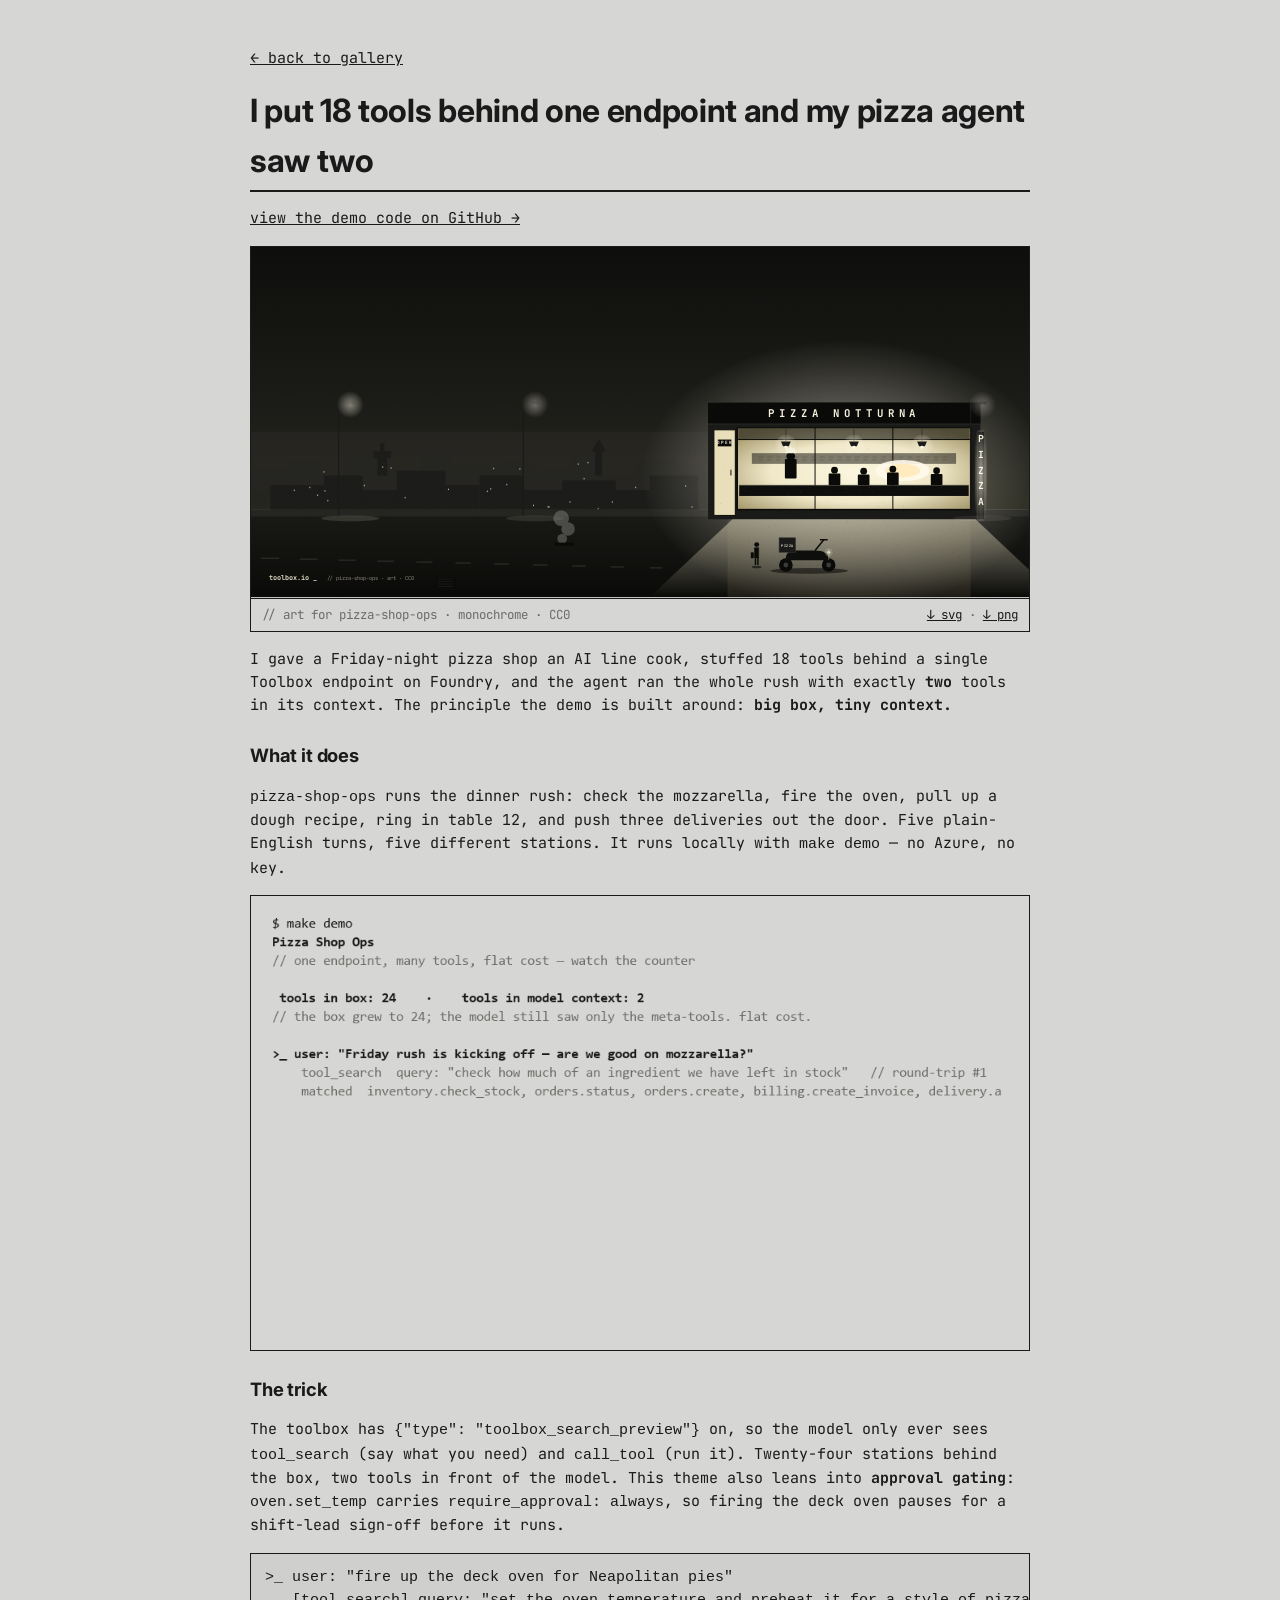
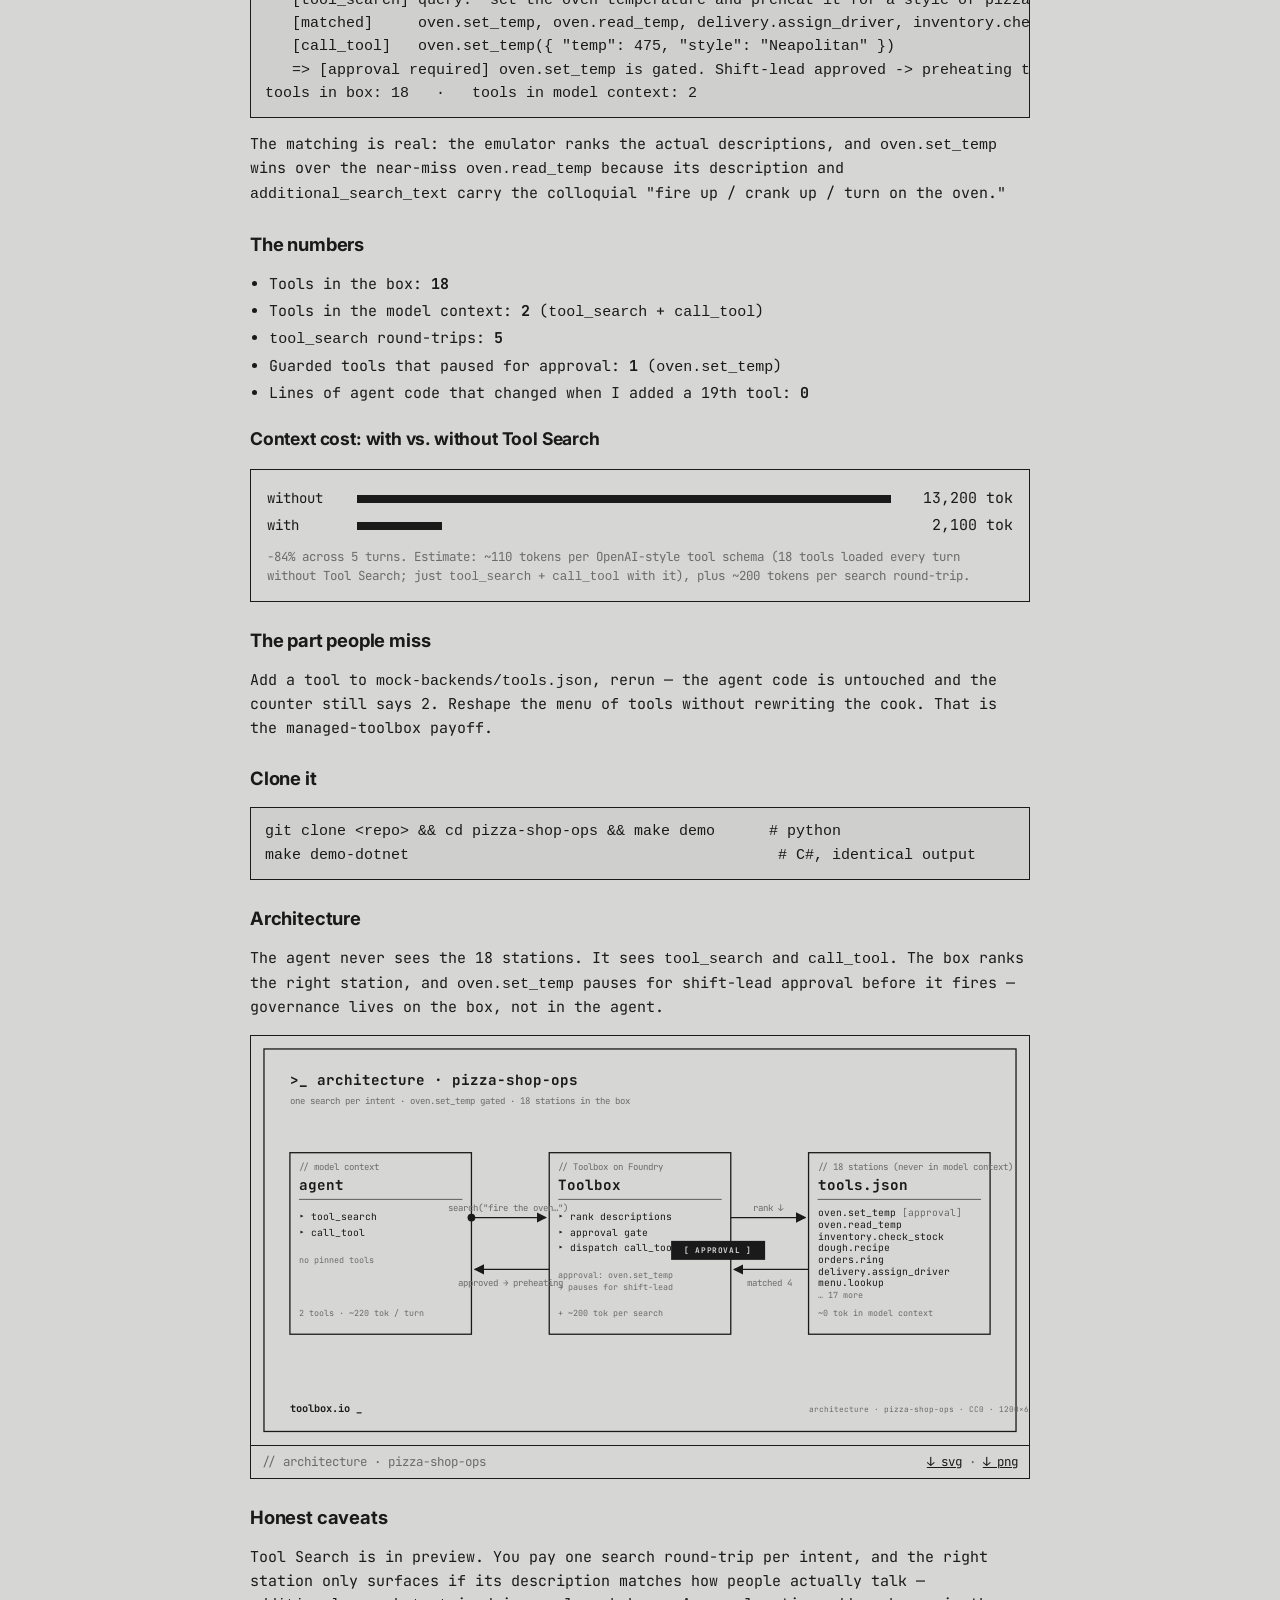
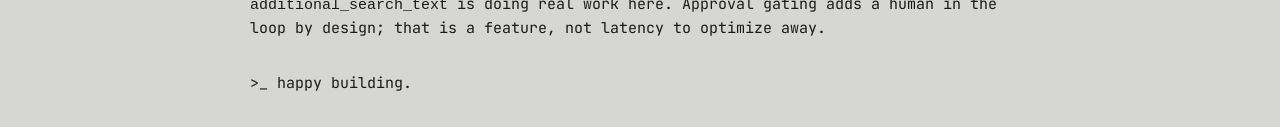
<file: toolbox.io/blog/pizza-shop-ops.html>
<!doctype html><html lang="en"><head><meta charset="utf-8">
<meta name="viewport" content="width=device-width, initial-scale=1">
<title>Pizza Shop Ops — toolbox.io</title>
<link rel="icon" href="../assets/favicon.svg" type="image/svg+xml">
<link rel="alternate icon" href="../assets/favicon.ico" sizes="any">
<link rel="apple-touch-icon" href="../assets/favicon-180.png">
<link rel="stylesheet" href="../assets/commandline.css">
<style>
 body.cl{max-width:820px;margin:0 auto;padding:2rem 1.25rem;font-size:15px;}
 .cl h1{border-bottom:2px solid var(--cl-line);padding-bottom:.3rem;}
 .cl pre{border:1px solid var(--cl-line);padding:12px 14px;overflow:auto;background:#cfcfcd;white-space:pre;}
 .cl ul{padding-left:1.2rem;} .cl li{margin:.2rem 0;}
 .nav{margin-bottom:1rem;} .nav a{color:var(--cl-ink);text-decoration:underline;}
 .figure{border:1px solid var(--cl-line);margin:1rem 0;background:var(--cl-bg);}
 .figure .slot,.figure svg{display:block;width:100%;height:auto;}
 .figure figcaption{display:flex;justify-content:space-between;gap:1rem;padding:.4rem .7rem;border-top:1px solid var(--cl-line);font-family:var(--cl-mono);font-size:.78rem;color:var(--cl-faint);}
 .figure figcaption a,.figure figcaption button{font:inherit;color:var(--cl-ink);background:none;border:0;padding:0;cursor:pointer;text-decoration:underline;}
</style></head><body class="cl">
<p class="nav"><a href="../index.html">&larr; back to gallery</a></p>
<h1><a href="https://github.com/LadyNaggaga/creativetoolbox/tree/main/demos/pizza-shop-ops" style="color:inherit;text-decoration:none">I put 18 tools behind one endpoint and my pizza agent saw two</a></h1>
<p class="nav"><a href="https://github.com/LadyNaggaga/creativetoolbox/tree/main/demos/pizza-shop-ops">view the demo code on GitHub &rarr;</a></p>

<figure class="figure" id="art-figure">
  <div class="slot" aria-label="loading art"></div>
  <figcaption>
    <span>// art for pizza-shop-ops · monochrome · CC0</span>
    <span>
      <a href="../assets/art/pizza-shop-ops.svg" download>↓ svg</a>
      ·
      <button type="button" id="art-png">↓ png</button>
    </span>
  </figcaption>
</figure>
<p>I gave a Friday-night pizza shop an AI line cook, stuffed 18 tools behind a single Toolbox endpoint on Foundry, and the agent ran the whole rush with exactly <strong>two</strong> tools in its context. The principle the demo is built around: <strong>big box, tiny context.</strong></p>
<h2>What it does</h2>
<p><code>pizza-shop-ops</code> runs the dinner rush: check the mozzarella, fire the oven, pull up a dough recipe, ring in table 12, and push three deliveries out the door. Five plain-English turns, five different stations. It runs locally with <code>make demo</code> — no Azure, no key.</p>
<p><img src="../assets/gifs/pizza-shop-ops.gif" alt="Pizza Shop Ops demo: Tool Search picks the station, approval gates the oven" style="max-width:100%;display:block;border:1px solid var(--cl-line)"></p>
<h2>The trick</h2>
<p>The toolbox has <code>{"type": "toolbox_search_preview"}</code> on, so the model only ever sees <code>tool_search</code> (say what you need) and <code>call_tool</code> (run it). Twenty-four stations behind the box, two tools in front of the model. This theme also leans into <strong>approval gating</strong>: <code>oven.set_temp</code> carries <code>require_approval: always</code>, so firing the deck oven pauses for a shift-lead sign-off before it runs.</p>
<pre><code>&gt;_ user: &quot;fire up the deck oven for Neapolitan pies&quot;
   [tool_search] query: &quot;set the oven temperature and preheat it for a style of pizza&quot;   // round-trip #2
   [matched]     oven.set_temp, oven.read_temp, delivery.assign_driver, inventory.check_stock
   [call_tool]   oven.set_temp({ &quot;temp&quot;: 475, &quot;style&quot;: &quot;Neapolitan&quot; })
   =&gt; [approval required] oven.set_temp is gated. Shift-lead approved -&gt; preheating to 475F.
tools in box: 18   ·   tools in model context: 2
</code></pre>
<p>The matching is real: the emulator ranks the actual descriptions, and <code>oven.set_temp</code> wins over the near-miss <code>oven.read_temp</code> because its description and <code>additional_search_text</code> carry the colloquial "fire up / crank up / turn on the oven."</p>
<h2>The numbers</h2>
<ul>
<li>Tools in the box: <strong>18</strong></li>
<li>Tools in the model context: <strong>2</strong> (<code>tool_search</code> + <code>call_tool</code>)</li>
<li><code>tool_search</code> round-trips: <strong>5</strong></li>
<li>Guarded tools that paused for approval: <strong>1</strong> (<code>oven.set_temp</code>)</li>
<li>Lines of agent code that changed when I added a 19th tool: <strong>0</strong></li>
</ul>
<h3 style="margin-top:1.2rem;">Context cost: with vs. without Tool Search</h3>
<div class="tokchart">
  <div class="row"><span class="lbl">without</span><span class="bar" data-pct="100"></span><span class="num">13,200 tok</span></div>
  <div class="row"><span class="lbl">with</span><span class="bar" data-pct="15.9"></span><span class="num">2,100 tok</span></div>
  <p class="basis">&minus;84% across 5 turns. Estimate: ~110 tokens per OpenAI-style tool schema (18 tools loaded every turn without Tool Search; just <code>tool_search</code> + <code>call_tool</code> with it), plus ~200 tokens per search round-trip.</p>
</div>
<style>
 .tokchart{font-family:var(--cl-mono);font-size:.9rem;border:1px solid var(--cl-line);padding:.8rem 1rem;margin:.6rem 0;}
 .tokchart .row{display:grid;grid-template-columns:5rem 1fr 7rem;gap:.6rem;align-items:center;margin:.25rem 0;}
 .tokchart .bar{height:8px;background:var(--cl-ink);width:0%;min-width:2px;}
 .tokchart .num{text-align:right;font-variant-numeric:tabular-nums;}
 .tokchart .basis{margin:.6rem 0 0;color:var(--cl-faint);font-size:.78rem;}
 @media (prefers-reduced-motion: reduce){ .tokchart .bar{width:var(--w);} }
</style>
<script>
 (function(){
   const reduced = matchMedia('(prefers-reduced-motion: reduce)').matches;
   const bars = document.querySelectorAll('.tokchart .bar');
   if (reduced) { bars.forEach(b => b.style.setProperty('--w', b.dataset.pct + '%')); return; }
   const fill = () => bars.forEach(b => { b.animate(
     [{ width: '0%' }, { width: b.dataset.pct + '%' }],
     { duration: 800, easing: 'cubic-bezier(.2,.7,.2,1)', fill: 'forwards' });
   });
   const io = new IntersectionObserver((es,o) => { es.forEach(e => { if (e.isIntersecting) { fill(); o.disconnect(); } }); }, { threshold: 0.4 });
   io.observe(document.querySelector('.tokchart'));
 })();
</script>
<h2>The part people miss</h2>
<p>Add a tool to <code>mock-backends/tools.json</code>, rerun — the agent code is untouched and the counter still says 2. Reshape the menu of tools without rewriting the cook. That is the managed-toolbox payoff.</p>
<h2>Clone it</h2>
<pre><code class="language-bash">git clone &lt;repo&gt; &amp;&amp; cd pizza-shop-ops &amp;&amp; make demo      # python
make demo-dotnet                                         # C#, identical output
</code></pre>
<h2>Architecture</h2>
<p>The agent never sees the 18 stations. It sees <code>tool_search</code> and <code>call_tool</code>. The box ranks the right station, and <code>oven.set_temp</code> pauses for shift-lead approval before it fires — governance lives on the box, not in the agent.</p>

<figure class="figure" id="arch-figure">
  <div class="slot" aria-label="loading diagram"></div>
  <figcaption>
    <span>// architecture · pizza-shop-ops</span>
    <span>
      <a href="../assets/diagrams/pizza-shop-ops.svg" download>↓ svg</a>
      ·
      <button type="button" id="arch-png">↓ png</button>
    </span>
  </figcaption>
</figure>

<h2>Honest caveats</h2>
<p>Tool Search is in preview. You pay one search round-trip per intent, and the right station only surfaces if its description matches how people actually talk — <code>additional_search_text</code> is doing real work here. Approval gating adds a human in the loop by design; that is a feature, not latency to optimize away.</p>
<p class="nav" style="margin-top:2rem;">&gt;_ happy building.</p>
<script src="../assets/svg-figure.js"></script>
<script>
(async function () {
  const f = window.toolboxFigure;
  const artSvg  = await f.inlineSVG('../assets/art/pizza-shop-ops.svg',
                                    document.querySelector('#art-figure .slot'));
  const archSvg = await f.inlineSVG('../assets/diagrams/pizza-shop-ops.svg',
                                    document.querySelector('#arch-figure .slot'));
  document.getElementById('art-png').addEventListener('click', () => {
    f.downloadPNG(artSvg, 'pizza-shop-ops--art.png', 2);
  });
  document.getElementById('arch-png').addEventListener('click', () => {
    f.downloadPNG(archSvg, 'pizza-shop-ops--architecture.png', 2);
  });
})();
</script>
</body></html>
</file>
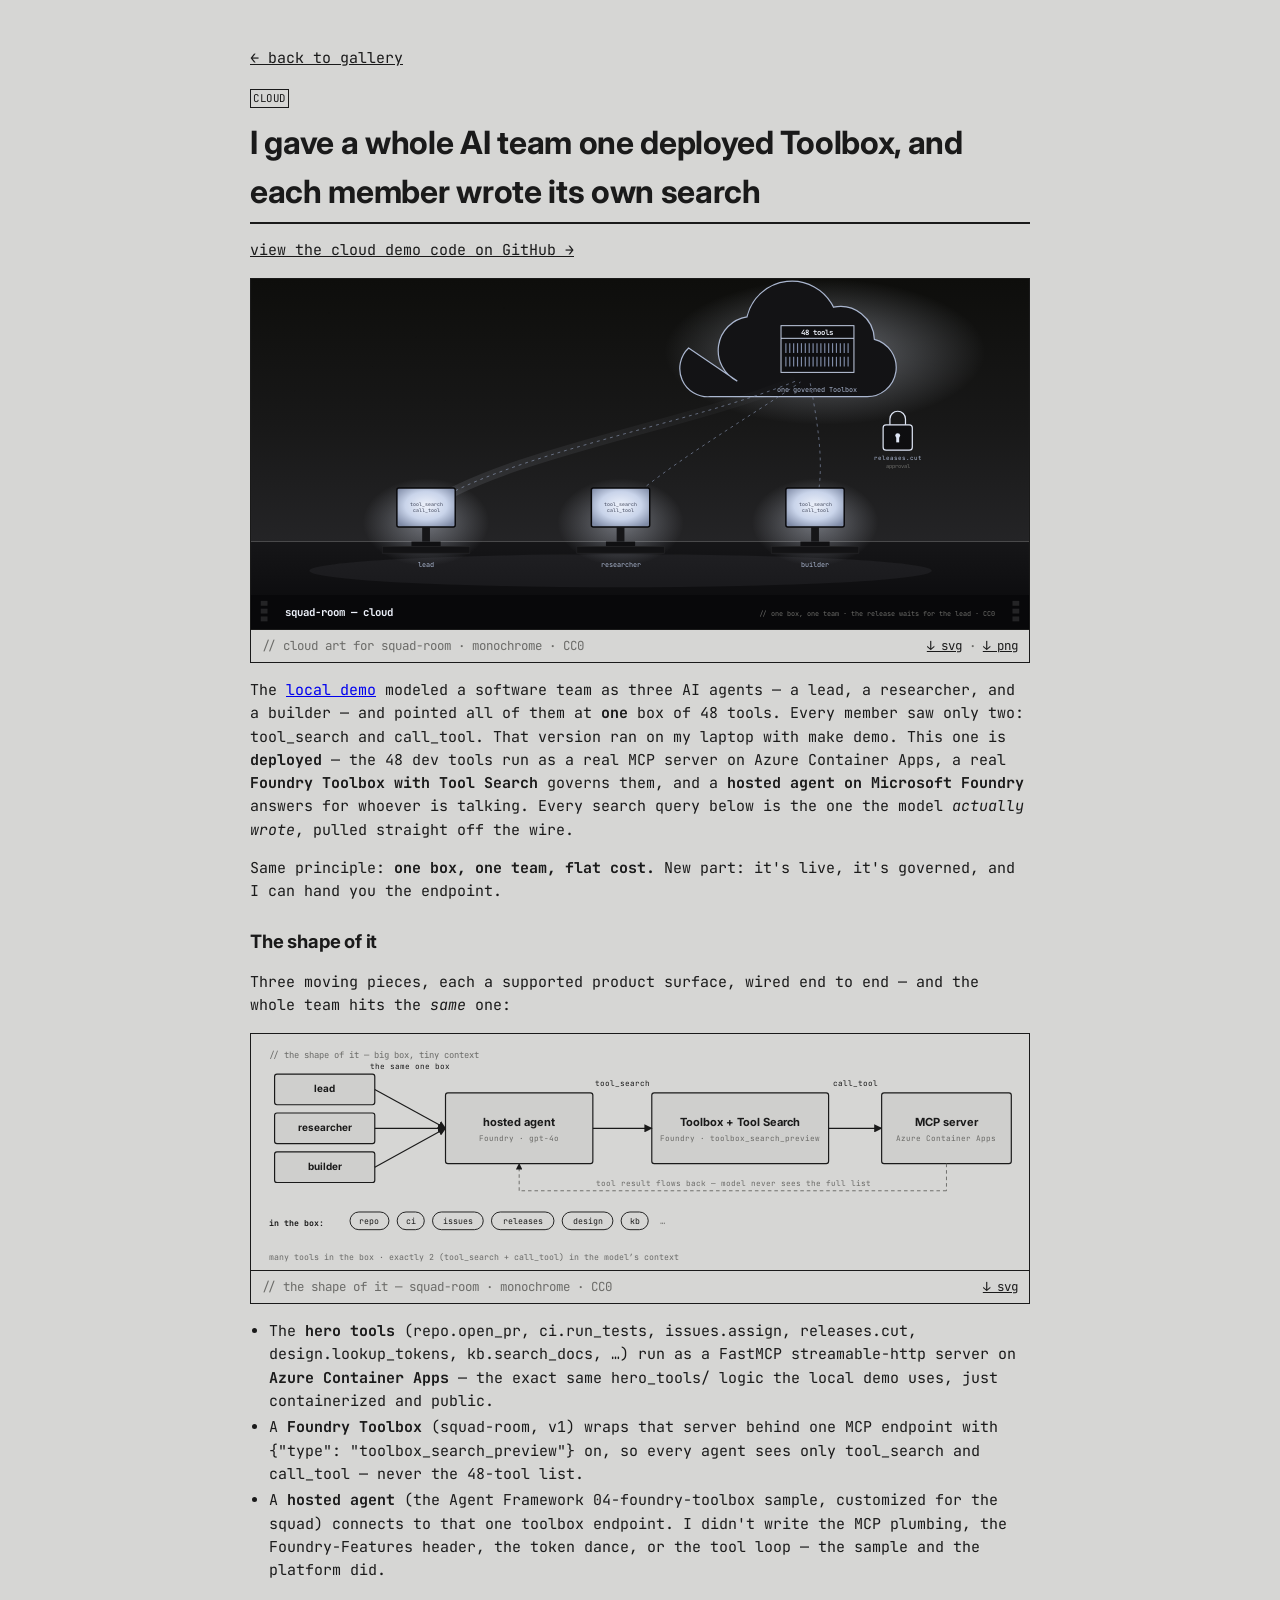
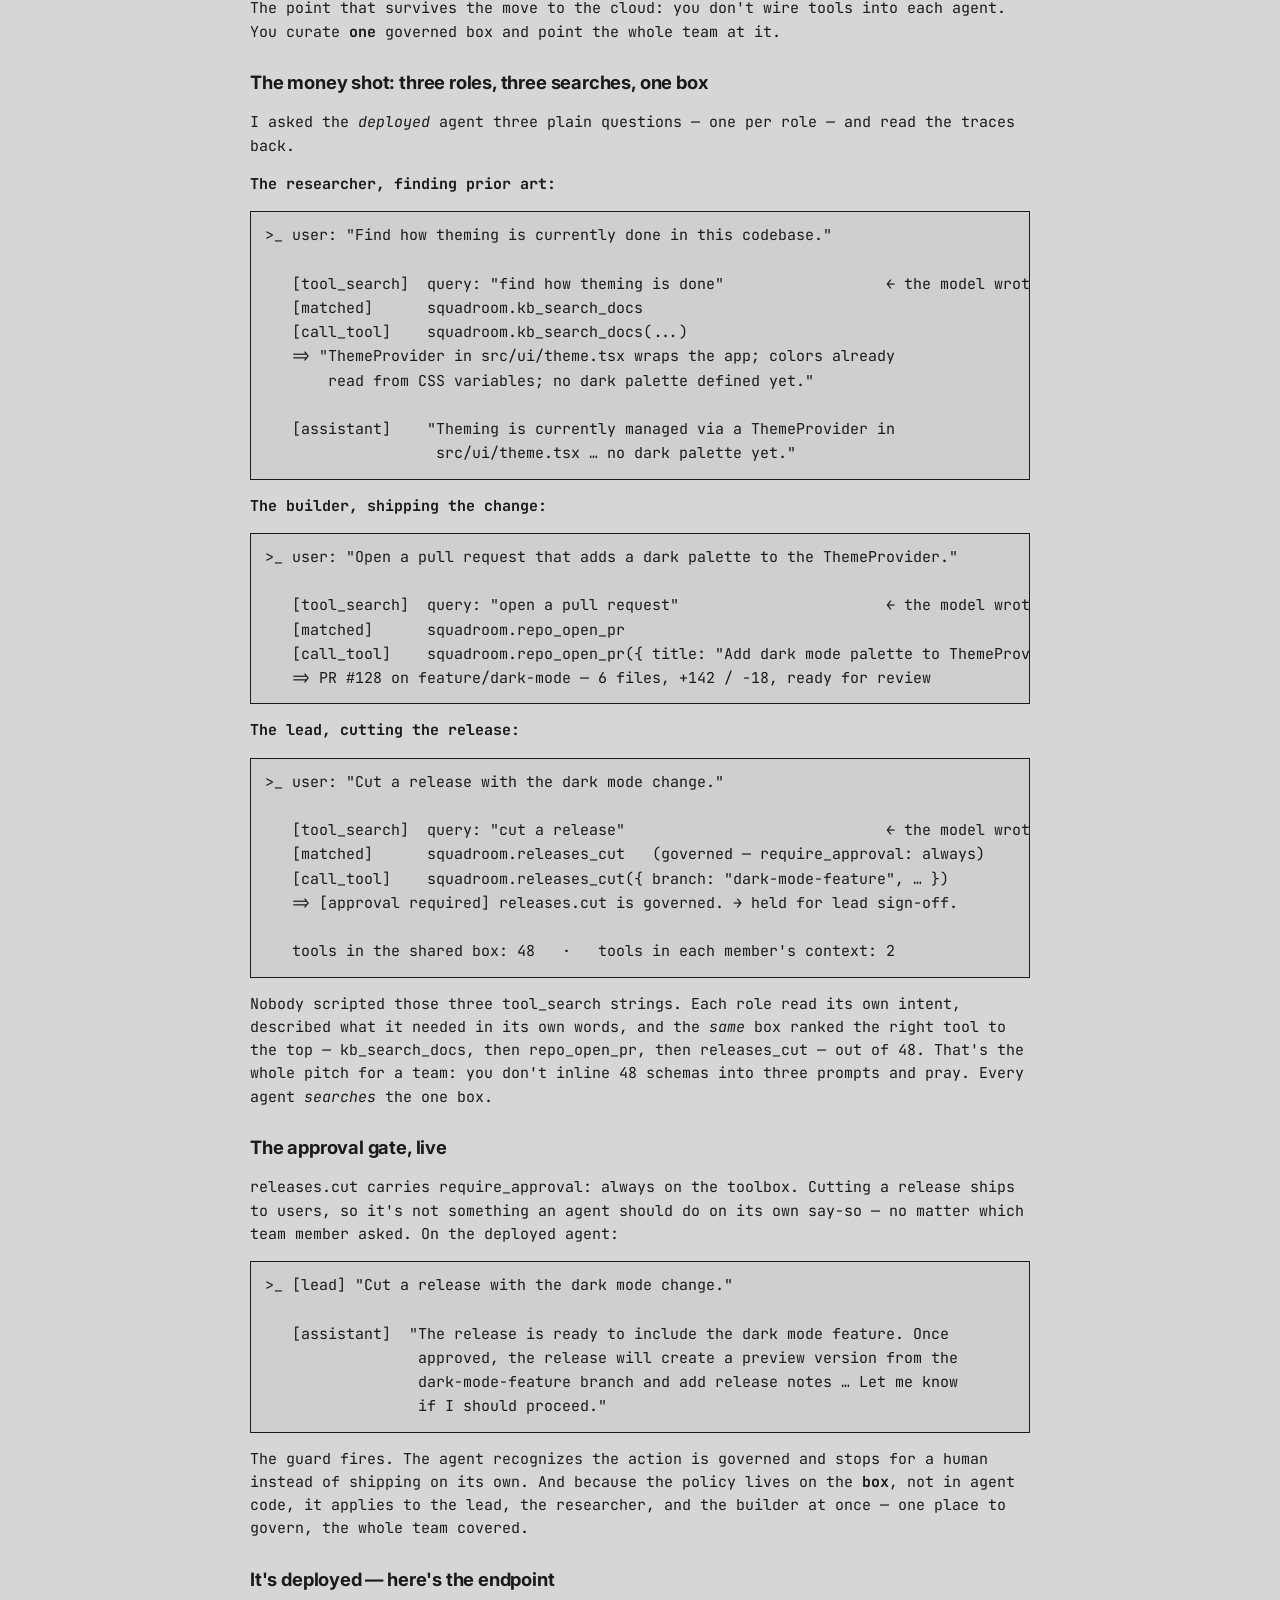
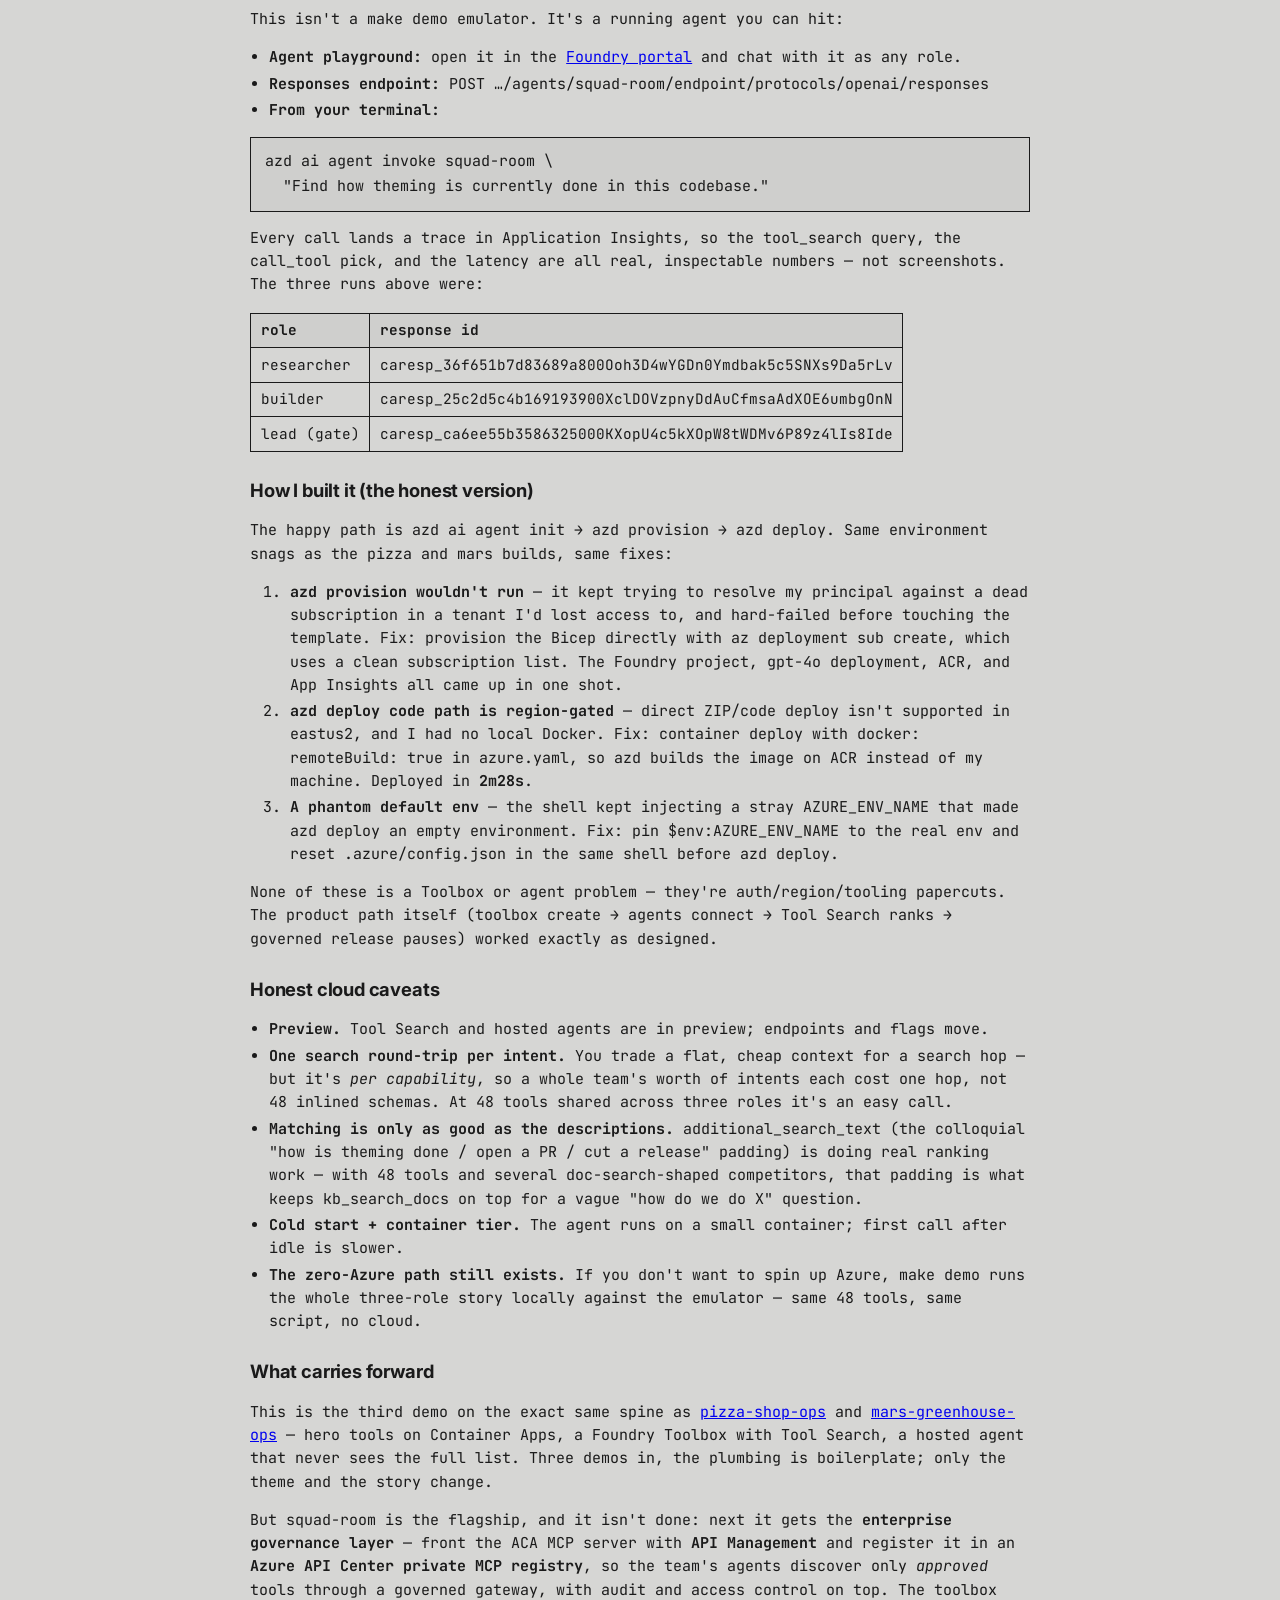
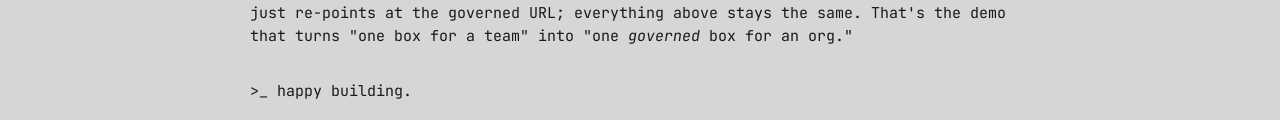
<file: toolbox.io/blog/squad-room-cloud.html>
<!doctype html><html lang="en"><head><meta charset="utf-8">
<meta name="viewport" content="width=device-width, initial-scale=1">
<title>I gave a whole AI team one deployed Toolbox, and each member wrote its own search — toolbox.io</title>
<link rel="icon" href="../assets/favicon.svg" type="image/svg+xml">
<link rel="alternate icon" href="../assets/favicon.ico" sizes="any">
<link rel="apple-touch-icon" href="../assets/favicon-180.png">
<link rel="stylesheet" href="../assets/commandline.css">
<style>
 body.cl{max-width:820px;margin:0 auto;padding:2rem 1.25rem;font-size:15px;}
 .cl h1{border-bottom:2px solid var(--cl-line);padding-bottom:.3rem;}
 .cl pre{border:1px solid var(--cl-line);padding:12px 14px;overflow:auto;background:#cfcfcd;white-space:pre;}
 .cl code{font-family:var(--cl-mono);}
 .cl ul{padding-left:1.2rem;} .cl li{margin:.2rem 0;}
 .cl table{border-collapse:collapse;margin:1rem 0;font-size:.9rem;}
 .cl th,.cl td{border:1px solid var(--cl-line);padding:.35rem .6rem;text-align:left;}
 .cl th{background:#cfcfcd;}
 .nav{margin-bottom:1rem;} .nav a{color:var(--cl-ink);text-decoration:underline;}
 .badge{display:inline-block;font-size:.72em;letter-spacing:.04em;border:1px solid var(--cl-line);padding:0 .4ch;text-transform:uppercase;margin-bottom:.6rem;}
 .figure{border:1px solid var(--cl-line);margin:1rem 0;background:var(--cl-bg);}
 .figure .slot,.figure svg{display:block;width:100%;height:auto;min-height:120px;}
 .figure figcaption{display:flex;justify-content:space-between;gap:1rem;padding:.4rem .7rem;border-top:1px solid var(--cl-line);font-family:var(--cl-mono);font-size:.78rem;color:var(--cl-faint);}
 .figure figcaption a,.figure figcaption button{font:inherit;color:var(--cl-ink);background:none;border:0;padding:0;cursor:pointer;text-decoration:underline;}
</style></head><body class="cl">
<p class="nav"><a href="../index.html">&larr; back to gallery</a></p>
<span class="badge">cloud</span>
<h1><a href="https://github.com/LadyNaggaga/creativetoolbox/tree/main/demos/squad-room" style="color:inherit;text-decoration:none">I gave a whole AI team one deployed Toolbox, and each member wrote its own search</a></h1>
<p class="nav"><a href="https://github.com/LadyNaggaga/creativetoolbox/tree/main/demos/squad-room/cloud">view the cloud demo code on GitHub &rarr;</a></p>
<figure class="figure" id="art-figure">
  <div class="slot" aria-label="loading cloud art"></div>
  <figcaption>
    <span>// cloud art for squad-room · monochrome · CC0</span>
    <span>
      <a href="../assets/art/squad-room-cloud.svg" download>&#8595; svg</a>
      &#183;
      <button type="button" id="art-png">&#8595; png</button>
    </span>
  </figcaption>
</figure>
<p>The <a href="squad-room.html">local demo</a> modeled a software team as three AI agents — a lead, a researcher, and a builder — and pointed all of them at <strong>one</strong> box of 48 tools. Every member saw only two: <code>tool_search</code> and <code>call_tool</code>. That version ran on my laptop with <code>make demo</code>. This one is <strong>deployed</strong> — the 48 dev tools run as a real MCP server on Azure Container Apps, a real <strong>Foundry Toolbox with Tool Search</strong> governs them, and a <strong>hosted agent on Microsoft Foundry</strong> answers for whoever is talking. Every search query below is the one the model <em>actually wrote</em>, pulled straight off the wire.</p>
<p>Same principle: <strong>one box, one team, flat cost.</strong> New part: it's live, it's governed, and I can hand you the endpoint.</p>
<h2>The shape of it</h2>
<p>Three moving pieces, each a supported product surface, wired end to end — and the whole team hits the <em>same</em> one:</p>
<figure class="figure"><svg xmlns="http://www.w3.org/2000/svg" viewBox="0 0 1320 400" width="1320" height="400" font-family="ui-monospace, 'JetBrains Mono', Menlo, monospace">
<title>squad-room — the shape of it</title>
<desc>One endpoint, tiny context: inputs to a hosted Foundry agent, to a Toolbox with Tool Search, to an MCP server on Azure Container Apps. CC0.</desc>
<defs>
  <marker id="arrow" viewBox="0 0 10 10" refX="9" refY="5" markerWidth="7" markerHeight="7" orient="auto-start-reverse"><path d="M0 0 L10 5 L0 10 z" fill="#1A1A1A"/></marker>
</defs>
<rect x="0" y="0" width="1320" height="400" fill="#D6D6D4"/>
<text x="30" y="40" font-size="15" fill="#6B6B68">// the shape of it — big box, tiny context</text>
<rect x="40" y="68" width="170" height="52" rx="4" fill="#cfcfcd" stroke="#1A1A1A" stroke-width="2"/>
<text x="125" y="99" text-anchor="middle" font-family="Inter, system-ui, -apple-system, sans-serif" font-weight="700" font-size="17" fill="#1A1A1A">lead</text>
<line x1="210" y1="94" x2="330" y2="160" stroke="#1A1A1A" stroke-width="2" marker-end="url(#arrow)"/>
<rect x="40" y="134" width="170" height="52" rx="4" fill="#cfcfcd" stroke="#1A1A1A" stroke-width="2"/>
<text x="125" y="165" text-anchor="middle" font-family="Inter, system-ui, -apple-system, sans-serif" font-weight="700" font-size="17" fill="#1A1A1A">researcher</text>
<line x1="210" y1="160" x2="330" y2="160" stroke="#1A1A1A" stroke-width="2" marker-end="url(#arrow)"/>
<rect x="40" y="200" width="170" height="52" rx="4" fill="#cfcfcd" stroke="#1A1A1A" stroke-width="2"/>
<text x="125" y="231" text-anchor="middle" font-family="Inter, system-ui, -apple-system, sans-serif" font-weight="700" font-size="17" fill="#1A1A1A">builder</text>
<line x1="210" y1="226" x2="330" y2="160" stroke="#1A1A1A" stroke-width="2" marker-end="url(#arrow)"/>
<text x="270" y="60" text-anchor="middle" font-family="ui-monospace, 'JetBrains Mono', Menlo, monospace" font-size="13" fill="#1A1A1A">the same one box</text>
<rect x="330" y="100.0" width="250" height="120" rx="4" fill="#cfcfcd" stroke="#1A1A1A" stroke-width="2"/>
<text x="455" y="156" text-anchor="middle" font-family="Inter, system-ui, -apple-system, sans-serif" font-weight="700" font-size="19" fill="#1A1A1A">hosted agent</text>
<text x="455" y="182" text-anchor="middle" font-family="ui-monospace, 'JetBrains Mono', Menlo, monospace" font-size="13" fill="#6B6B68">Foundry · gpt-4o</text>
<rect x="680" y="100.0" width="300" height="120" rx="4" fill="#cfcfcd" stroke="#1A1A1A" stroke-width="2"/>
<text x="830" y="156" text-anchor="middle" font-family="Inter, system-ui, -apple-system, sans-serif" font-weight="700" font-size="19" fill="#1A1A1A">Toolbox + Tool Search</text>
<text x="830" y="182" text-anchor="middle" font-family="ui-monospace, 'JetBrains Mono', Menlo, monospace" font-size="13" fill="#6B6B68">Foundry · toolbox_search_preview</text>
<rect x="1070" y="100.0" width="220" height="120" rx="4" fill="#cfcfcd" stroke="#1A1A1A" stroke-width="2"/>
<text x="1180" y="156" text-anchor="middle" font-family="Inter, system-ui, -apple-system, sans-serif" font-weight="700" font-size="19" fill="#1A1A1A">MCP server</text>
<text x="1180" y="182" text-anchor="middle" font-family="ui-monospace, 'JetBrains Mono', Menlo, monospace" font-size="13" fill="#6B6B68">Azure Container Apps</text>
<line x1="580" y1="160" x2="680" y2="160" stroke="#1A1A1A" stroke-width="2" marker-end="url(#arrow)"/>
<text x="630" y="88" text-anchor="middle" font-family="ui-monospace, 'JetBrains Mono', Menlo, monospace" font-size="13" fill="#1A1A1A">tool_search</text>
<line x1="980" y1="160" x2="1070" y2="160" stroke="#1A1A1A" stroke-width="2" marker-end="url(#arrow)"/>
<text x="1025" y="88" text-anchor="middle" font-family="ui-monospace, 'JetBrains Mono', Menlo, monospace" font-size="13" fill="#1A1A1A">call_tool</text>
<line x1="1180" y1="220" x2="1180" y2="266" stroke="#6B6B68" stroke-width="1.6" stroke-dasharray="6 5"/>
<line x1="1180" y1="266" x2="455" y2="266" stroke="#6B6B68" stroke-width="1.6" stroke-dasharray="6 5"/>
<line x1="455" y1="266" x2="455" y2="220" stroke="#6B6B68" stroke-width="1.6" stroke-dasharray="6 5" marker-end="url(#arrow)"/>
<text x="818" y="258" text-anchor="middle" font-family="ui-monospace, 'JetBrains Mono', Menlo, monospace" font-size="13" fill="#6B6B68">tool result flows back — model never sees the full list</text>
<text x="30" y="325" font-family="ui-monospace, 'JetBrains Mono', Menlo, monospace" font-size="14" font-weight="700" fill="#1A1A1A">in the box:</text>
<rect x="168" y="302" width="66" height="30" rx="15" fill="none" stroke="#1A1A1A" stroke-width="1.6"/>
<text x="201" y="323" text-anchor="middle" font-family="ui-monospace, 'JetBrains Mono', Menlo, monospace" font-size="14" fill="#1A1A1A">repo</text>
<rect x="248" y="302" width="46" height="30" rx="15" fill="none" stroke="#1A1A1A" stroke-width="1.6"/>
<text x="271" y="323" text-anchor="middle" font-family="ui-monospace, 'JetBrains Mono', Menlo, monospace" font-size="14" fill="#1A1A1A">ci</text>
<rect x="308" y="302" width="86" height="30" rx="15" fill="none" stroke="#1A1A1A" stroke-width="1.6"/>
<text x="351" y="323" text-anchor="middle" font-family="ui-monospace, 'JetBrains Mono', Menlo, monospace" font-size="14" fill="#1A1A1A">issues</text>
<rect x="408" y="302" width="106" height="30" rx="15" fill="none" stroke="#1A1A1A" stroke-width="1.6"/>
<text x="461" y="323" text-anchor="middle" font-family="ui-monospace, 'JetBrains Mono', Menlo, monospace" font-size="14" fill="#1A1A1A">releases</text>
<rect x="528" y="302" width="86" height="30" rx="15" fill="none" stroke="#1A1A1A" stroke-width="1.6"/>
<text x="571" y="323" text-anchor="middle" font-family="ui-monospace, 'JetBrains Mono', Menlo, monospace" font-size="14" fill="#1A1A1A">design</text>
<rect x="628" y="302" width="46" height="30" rx="15" fill="none" stroke="#1A1A1A" stroke-width="1.6"/>
<text x="651" y="323" text-anchor="middle" font-family="ui-monospace, 'JetBrains Mono', Menlo, monospace" font-size="14" fill="#1A1A1A">kb</text>
<text x="694" y="323" font-family="ui-monospace, 'JetBrains Mono', Menlo, monospace" font-size="15" fill="#6B6B68">…</text>
<text x="30" y="384" font-family="ui-monospace, 'JetBrains Mono', Menlo, monospace" font-size="14" fill="#6B6B68">many tools in the box · exactly 2 (tool_search + call_tool) in the model’s context</text>
</svg><figcaption><span>// the shape of it — squad-room · monochrome · CC0</span><span><a href="../assets/art/squad-room-shape.svg" download>&#8595; svg</a></span></figcaption></figure>
<ul>
<li>The <strong>hero tools</strong> (<code>repo.open_pr</code>, <code>ci.run_tests</code>, <code>issues.assign</code>, <code>releases.cut</code>, <code>design.lookup_tokens</code>, <code>kb.search_docs</code>, …) run as a FastMCP streamable-http server on <strong>Azure Container Apps</strong> — the exact same <code>hero_tools/</code> logic the local demo uses, just containerized and public.</li>
<li>A <strong>Foundry Toolbox</strong> (<code>squad-room</code>, v1) wraps that server behind one MCP endpoint with <code>{"type": "toolbox_search_preview"}</code> on, so every agent sees only <code>tool_search</code> and <code>call_tool</code> — never the 48-tool list.</li>
<li>A <strong>hosted agent</strong> (the Agent Framework <code>04-foundry-toolbox</code> sample, customized for the squad) connects to that one toolbox endpoint. I didn't write the MCP plumbing, the <code>Foundry-Features</code> header, the token dance, or the tool loop — the sample and the platform did.</li>
</ul>
<p>The point that survives the move to the cloud: you don't wire tools into each agent. You curate <strong>one</strong> governed box and point the whole team at it.</p>
<h2>The money shot: three roles, three searches, one box</h2>
<p>I asked the <em>deployed</em> agent three plain questions — one per role — and read the traces back.</p>
<p><strong>The researcher, finding prior art:</strong></p>
<pre><code>&gt;_ user: &quot;Find how theming is currently done in this codebase.&quot;

   [tool_search]  query: &quot;find how theming is done&quot;                  ← the model wrote this
   [matched]      squadroom.kb_search_docs
   [call_tool]    squadroom.kb_search_docs(...)
   =&gt; &quot;ThemeProvider in src/ui/theme.tsx wraps the app; colors already
       read from CSS variables; no dark palette defined yet.&quot;

   [assistant]    &quot;Theming is currently managed via a ThemeProvider in
                   src/ui/theme.tsx … no dark palette yet.&quot;
</code></pre>
<p><strong>The builder, shipping the change:</strong></p>
<pre><code>&gt;_ user: &quot;Open a pull request that adds a dark palette to the ThemeProvider.&quot;

   [tool_search]  query: &quot;open a pull request&quot;                       ← the model wrote this
   [matched]      squadroom.repo_open_pr
   [call_tool]    squadroom.repo_open_pr({ title: &quot;Add dark mode palette to ThemeProvider&quot;, … })
   =&gt; PR #128 on feature/dark-mode — 6 files, +142 / -18, ready for review
</code></pre>
<p><strong>The lead, cutting the release:</strong></p>
<pre><code>&gt;_ user: &quot;Cut a release with the dark mode change.&quot;

   [tool_search]  query: &quot;cut a release&quot;                             ← the model wrote this
   [matched]      squadroom.releases_cut   (governed — require_approval: always)
   [call_tool]    squadroom.releases_cut({ branch: &quot;dark-mode-feature&quot;, … })
   =&gt; [approval required] releases.cut is governed. → held for lead sign-off.

   tools in the shared box: 48   ·   tools in each member's context: 2
</code></pre>
<p>Nobody scripted those three <code>tool_search</code> strings. Each role read its own intent, described what it needed in its own words, and the <em>same</em> box ranked the right tool to the top — <code>kb_search_docs</code>, then <code>repo_open_pr</code>, then <code>releases_cut</code> — out of 48. That's the whole pitch for a team: you don't inline 48 schemas into three prompts and pray. Every agent <em>searches</em> the one box.</p>
<h2>The approval gate, live</h2>
<p><code>releases.cut</code> carries <code>require_approval: always</code> on the toolbox. Cutting a release ships to users, so it's not something an agent should do on its own say-so — no matter which team member asked. On the deployed agent:</p>
<pre><code>&gt;_ [lead] &quot;Cut a release with the dark mode change.&quot;

   [assistant]  &quot;The release is ready to include the dark mode feature. Once
                 approved, the release will create a preview version from the
                 dark-mode-feature branch and add release notes … Let me know
                 if I should proceed.&quot;
</code></pre>
<p>The guard fires. The agent recognizes the action is governed and stops for a human instead of shipping on its own. And because the policy lives on the <strong>box</strong>, not in agent code, it applies to the lead, the researcher, and the builder at once — one place to govern, the whole team covered.</p>
<h2>It's deployed — here's the endpoint</h2>
<p>This isn't a <code>make demo</code> emulator. It's a running agent you can hit:</p>
<ul>
<li><strong>Agent playground:</strong> open it in the <a href="https://ai.azure.com/nextgen/r/LThb9AdWSnaqlSi_ntO2JQ,rg-squad-room-cealro,,ai-account-2hbt3dw62m7s4,ai-project-squad-room-cealro/build/agents/squad-room/build?version=1">Foundry portal</a> and chat with it as any role.</li>
<li><strong>Responses endpoint:</strong> <code>POST …/agents/squad-room/endpoint/protocols/openai/responses</code></li>
<li><strong>From your terminal:</strong></li>
</ul>
<pre><code class="language-bash">azd ai agent invoke squad-room \
  &quot;Find how theming is currently done in this codebase.&quot;
</code></pre>
<p>Every call lands a trace in Application Insights, so the <code>tool_search</code> query, the <code>call_tool</code> pick, and the latency are all real, inspectable numbers — not screenshots. The three runs above were:</p>
<table>
<thead>
<tr>
<th>role</th>
<th>response id</th>
</tr>
</thead>
<tbody>
<tr>
<td>researcher</td>
<td><code>caresp_36f651b7d83689a800Ooh3D4wYGDn0Ymdbak5c5SNXs9Da5rLv</code></td>
</tr>
<tr>
<td>builder</td>
<td><code>caresp_25c2d5c4b169193900XclDOVzpnyDdAuCfmsaAdXOE6umbgOnN</code></td>
</tr>
<tr>
<td>lead (gate)</td>
<td><code>caresp_ca6ee55b3586325000KXopU4c5kXOpW8tWDMv6P89z4lIs8Ide</code></td>
</tr>
</tbody>
</table>
<h2>How I built it (the honest version)</h2>
<p>The happy path is <code>azd ai agent init</code> → <code>azd provision</code> → <code>azd deploy</code>. Same environment snags as the pizza and mars builds, same fixes:</p>
<ol>
<li><strong><code>azd provision</code> wouldn't run</strong> — it kept trying to resolve my principal against a dead subscription in a tenant I'd lost access to, and hard-failed before touching the template. Fix: provision the Bicep directly with <code>az deployment sub create</code>, which uses a clean subscription list. The Foundry project, gpt-4o deployment, ACR, and App Insights all came up in one shot.</li>
<li><strong><code>azd deploy</code> code path is region-gated</strong> — direct ZIP/code deploy isn't supported in <code>eastus2</code>, and I had no local Docker. Fix: container deploy with <code>docker: remoteBuild: true</code> in <code>azure.yaml</code>, so azd builds the image on ACR instead of my machine. Deployed in <strong>2m28s</strong>.</li>
<li><strong>A phantom default env</strong> — the shell kept injecting a stray <code>AZURE_ENV_NAME</code> that made azd deploy an empty environment. Fix: pin <code>$env:AZURE_ENV_NAME</code> to the real env and reset <code>.azure/config.json</code> in the same shell before <code>azd deploy</code>.</li>
</ol>
<p>None of these is a Toolbox or agent problem — they're auth/region/tooling papercuts. The product path itself (toolbox create → agents connect → Tool Search ranks → governed release pauses) worked exactly as designed.</p>
<h2>Honest cloud caveats</h2>
<ul>
<li><strong>Preview.</strong> Tool Search and hosted agents are in preview; endpoints and flags move.</li>
<li><strong>One search round-trip per intent.</strong> You trade a flat, cheap context for a search hop — but it's <em>per capability</em>, so a whole team's worth of intents each cost one hop, not 48 inlined schemas. At 48 tools shared across three roles it's an easy call.</li>
<li><strong>Matching is only as good as the descriptions.</strong> <code>additional_search_text</code> (the colloquial "how is theming done / open a PR / cut a release" padding) is doing real ranking work — with 48 tools and several doc-search-shaped competitors, that padding is what keeps <code>kb_search_docs</code> on top for a vague "how do we do X" question.</li>
<li><strong>Cold start + container tier.</strong> The agent runs on a small container; first call after idle is slower.</li>
<li><strong>The zero-Azure path still exists.</strong> If you don't want to spin up Azure, <code>make demo</code> runs the whole three-role story locally against the emulator — same 48 tools, same script, no cloud.</li>
</ul>
<h2>What carries forward</h2>
<p>This is the third demo on the exact same spine as <a href="pizza-shop-ops-cloud.html">pizza-shop-ops</a> and <a href="mars-greenhouse-ops-cloud.html">mars-greenhouse-ops</a> — hero tools on Container Apps, a Foundry Toolbox with Tool Search, a hosted agent that never sees the full list. Three demos in, the plumbing is boilerplate; only the theme and the story change.</p>
<p>But <code>squad-room</code> is the flagship, and it isn't done: next it gets the <strong>enterprise governance layer</strong> — front the ACA MCP server with <strong>API Management</strong> and register it in an <strong>Azure API Center private MCP registry</strong>, so the team's agents discover only <em>approved</em> tools through a governed gateway, with audit and access control on top. The toolbox just re-points at the governed URL; everything above stays the same. That's the demo that turns "one box for a team" into "one <em>governed</em> box for an org."</p>
<p class="nav" style="margin-top:2rem;">&gt;_ happy building.</p>
<script src="../assets/svg-figure.js"></script>
<script>
(async function () {
  const f = window.toolboxFigure;
  const artSvg = await f.inlineSVG('../assets/art/squad-room-cloud.svg',
                                   document.querySelector('#art-figure .slot'));
  document.getElementById('art-png').addEventListener('click', () => {
    f.downloadPNG(artSvg, 'squad-room-cloud--art.png', 2);
  });
})();
</script>
</body></html>
</file>
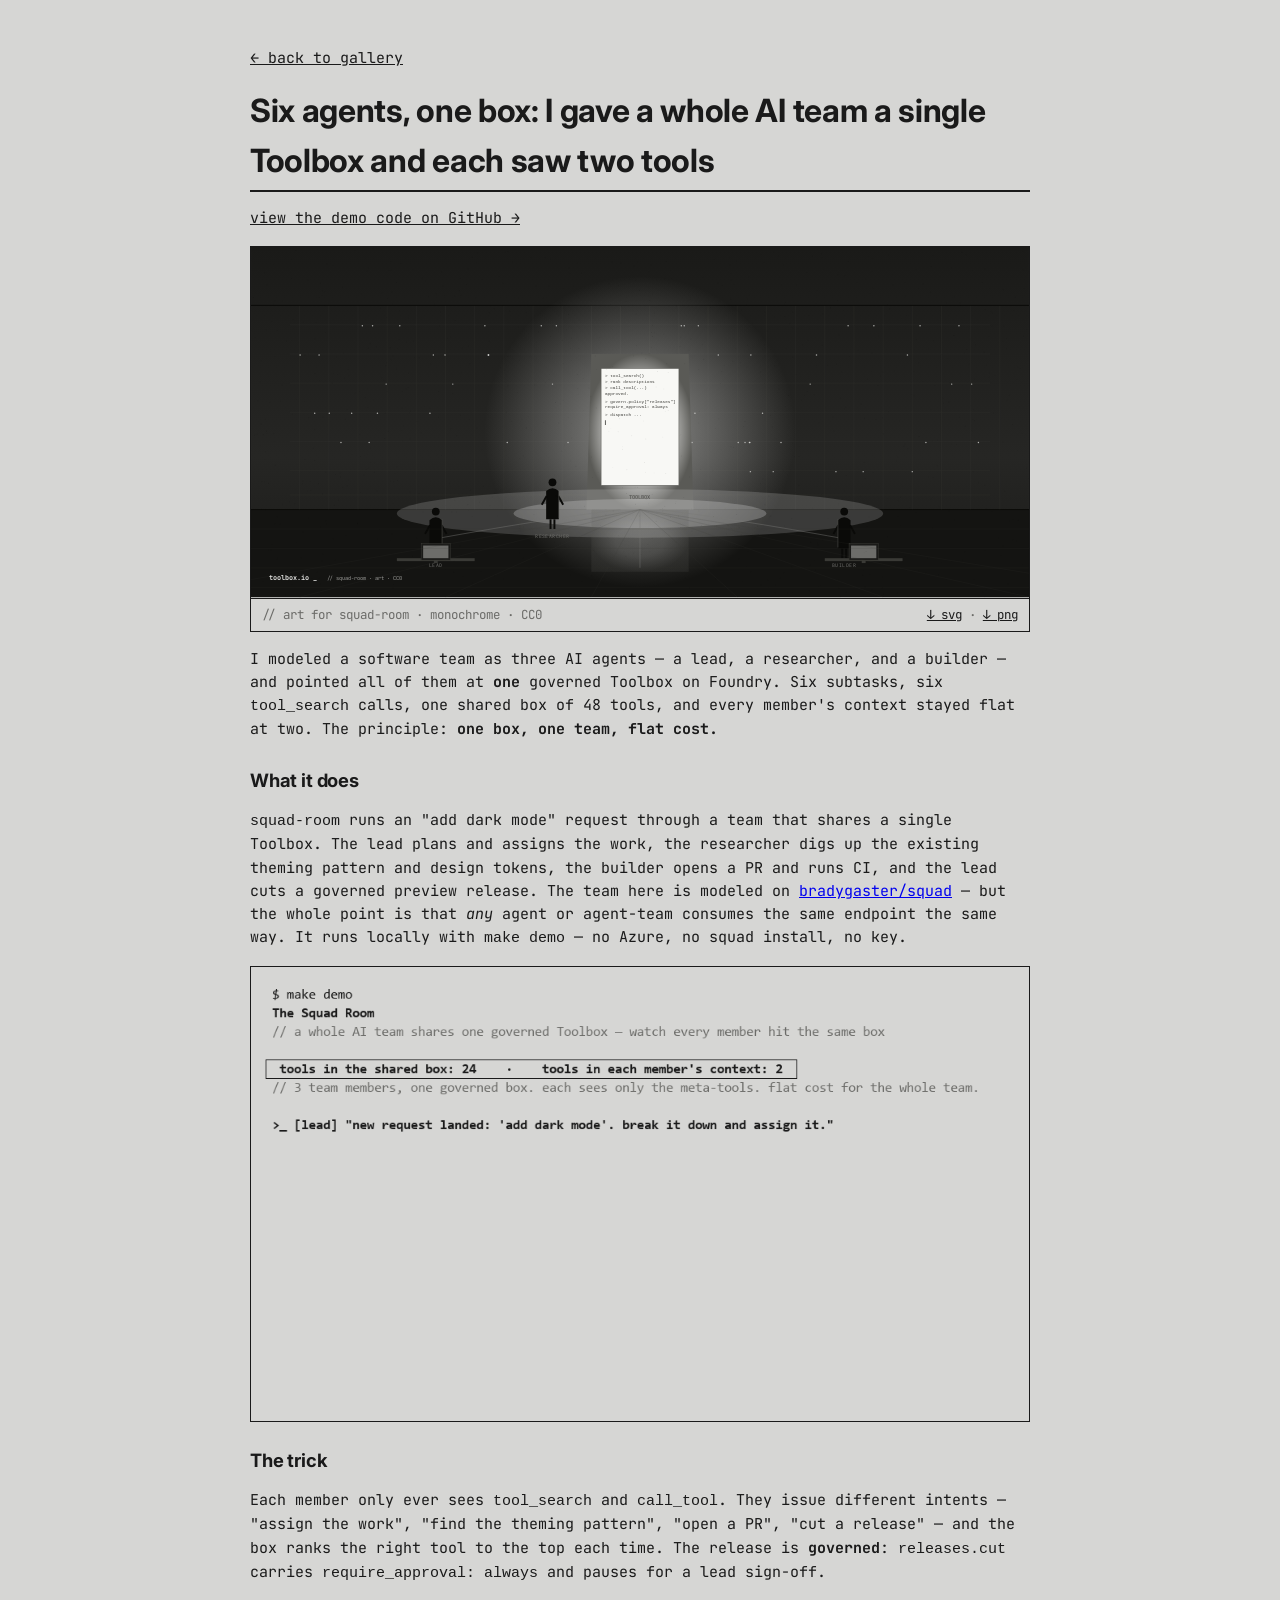
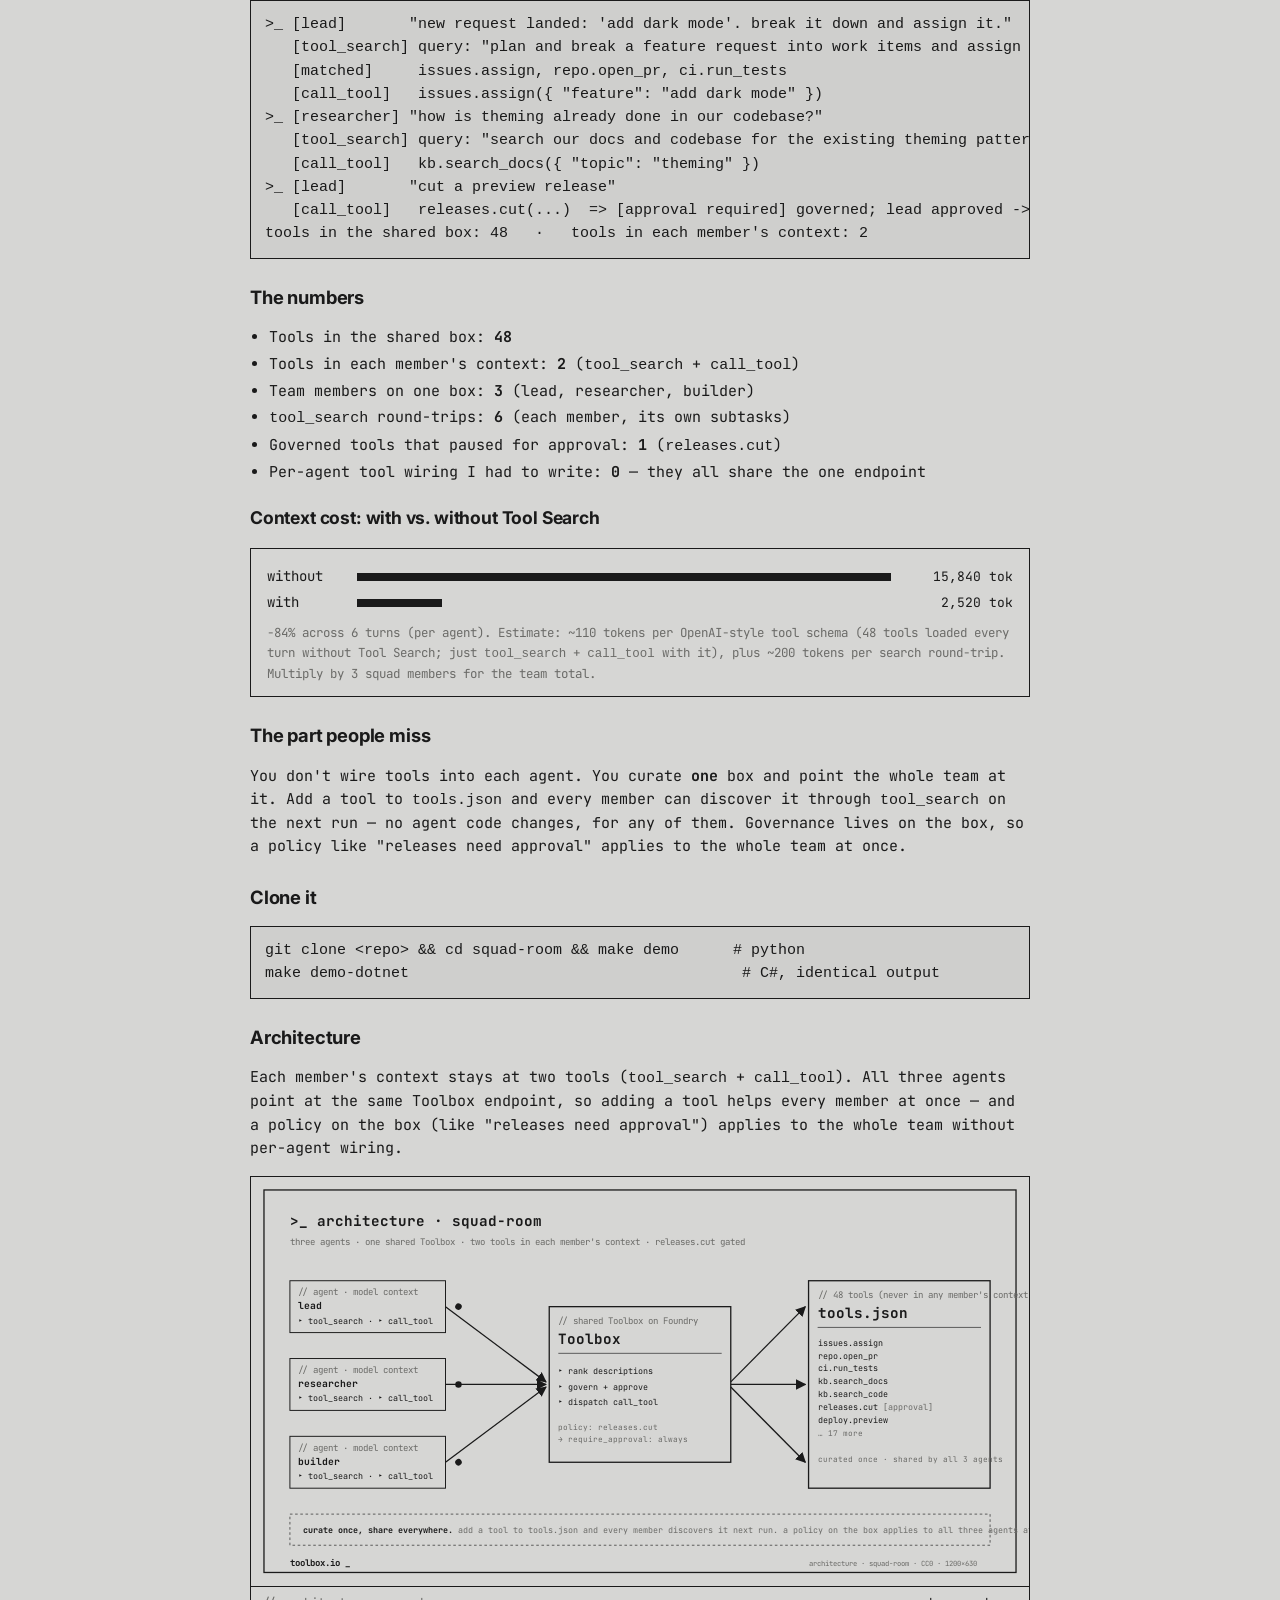
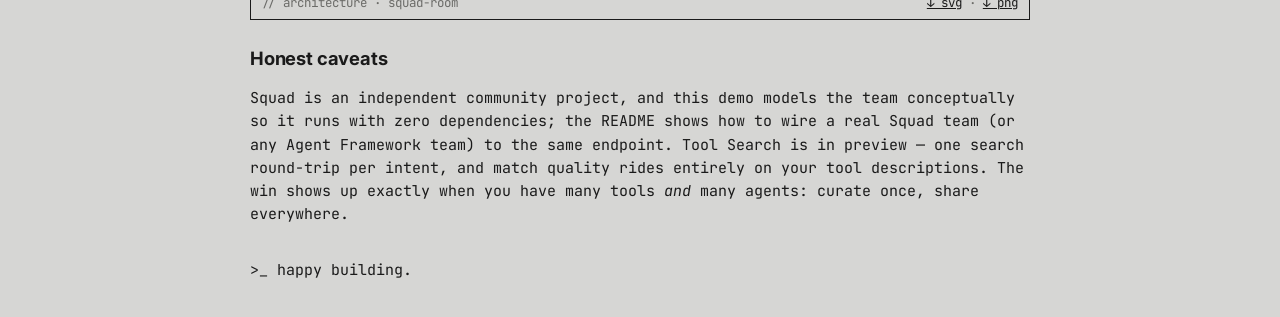
<file: toolbox.io/blog/squad-room.html>
<!doctype html><html lang="en"><head><meta charset="utf-8">
<meta name="viewport" content="width=device-width, initial-scale=1">
<title>The Squad Room — toolbox.io</title>
<link rel="icon" href="../assets/favicon.svg" type="image/svg+xml">
<link rel="alternate icon" href="../assets/favicon.ico" sizes="any">
<link rel="apple-touch-icon" href="../assets/favicon-180.png">
<link rel="stylesheet" href="../assets/commandline.css">
<style>
 body.cl{max-width:820px;margin:0 auto;padding:2rem 1.25rem;font-size:15px;}
 .cl h1{border-bottom:2px solid var(--cl-line);padding-bottom:.3rem;}
 .cl pre{border:1px solid var(--cl-line);padding:12px 14px;overflow:auto;background:#cfcfcd;white-space:pre;}
 .cl ul{padding-left:1.2rem;} .cl li{margin:.2rem 0;}
 .nav{margin-bottom:1rem;} .nav a{color:var(--cl-ink);text-decoration:underline;}
 .figure{border:1px solid var(--cl-line);margin:1rem 0;background:var(--cl-bg);}
 .figure .slot,.figure svg{display:block;width:100%;height:auto;}
 .figure figcaption{display:flex;justify-content:space-between;gap:1rem;padding:.4rem .7rem;border-top:1px solid var(--cl-line);font-family:var(--cl-mono);font-size:.78rem;color:var(--cl-faint);}
 .figure figcaption a,.figure figcaption button{font:inherit;color:var(--cl-ink);background:none;border:0;padding:0;cursor:pointer;text-decoration:underline;}
</style></head><body class="cl">
<p class="nav"><a href="../index.html">&larr; back to gallery</a></p>
<h1><a href="https://github.com/LadyNaggaga/creativetoolbox/tree/main/demos/squad-room" style="color:inherit;text-decoration:none">Six agents, one box: I gave a whole AI team a single Toolbox and each saw two tools</a></h1>
<p class="nav"><a href="https://github.com/LadyNaggaga/creativetoolbox/tree/main/demos/squad-room">view the demo code on GitHub &rarr;</a></p>

<figure class="figure" id="art-figure">
  <div class="slot" aria-label="loading art"></div>
  <figcaption>
    <span>// art for squad-room · monochrome · CC0</span>
    <span>
      <a href="../assets/art/squad-room.svg" download>↓ svg</a>
      ·
      <button type="button" id="art-png">↓ png</button>
    </span>
  </figcaption>
</figure>
<p>I modeled a software team as three AI agents — a lead, a researcher, and a builder — and pointed all of them at <strong>one</strong> governed Toolbox on Foundry. Six subtasks, six <code>tool_search</code> calls, one shared box of 48 tools, and every member's context stayed flat at two. The principle: <strong>one box, one team, flat cost.</strong></p>
<h2>What it does</h2>
<p><code>squad-room</code> runs an "add dark mode" request through a team that shares a single Toolbox. The lead plans and assigns the work, the researcher digs up the existing theming pattern and design tokens, the builder opens a PR and runs CI, and the lead cuts a governed preview release. The team here is modeled on <a href="https://github.com/bradygaster/squad">bradygaster/squad</a> — but the whole point is that <em>any</em> agent or agent-team consumes the same endpoint the same way. It runs locally with <code>make demo</code> — no Azure, no squad install, no key.</p>
<p><img src="../assets/gifs/squad-room.gif" alt="The Squad Room demo: three members share one governed Toolbox" style="max-width:100%;display:block;border:1px solid var(--cl-line)"></p>
<h2>The trick</h2>
<p>Each member only ever sees <code>tool_search</code> and <code>call_tool</code>. They issue different intents — "assign the work", "find the theming pattern", "open a PR", "cut a release" — and the box ranks the right tool to the top each time. The release is <strong>governed</strong>: <code>releases.cut</code> carries <code>require_approval: always</code> and pauses for a lead sign-off.</p>
<pre><code>&gt;_ [lead]       &quot;new request landed: 'add dark mode'. break it down and assign it.&quot;
   [tool_search] query: &quot;plan and break a feature request into work items and assign them&quot;   // #1
   [matched]     issues.assign, repo.open_pr, ci.run_tests
   [call_tool]   issues.assign({ &quot;feature&quot;: &quot;add dark mode&quot; })
&gt;_ [researcher] &quot;how is theming already done in our codebase?&quot;
   [tool_search] query: &quot;search our docs and codebase for the existing theming pattern&quot;   // #2
   [call_tool]   kb.search_docs({ &quot;topic&quot;: &quot;theming&quot; })
&gt;_ [lead]       &quot;cut a preview release&quot;
   [call_tool]   releases.cut(...)  =&gt; [approval required] governed; lead approved -&gt; v1.4.0-preview
tools in the shared box: 48   ·   tools in each member's context: 2
</code></pre>
<h2>The numbers</h2>
<ul>
<li>Tools in the shared box: <strong>48</strong></li>
<li>Tools in each member's context: <strong>2</strong> (<code>tool_search</code> + <code>call_tool</code>)</li>
<li>Team members on one box: <strong>3</strong> (lead, researcher, builder)</li>
<li><code>tool_search</code> round-trips: <strong>6</strong> (each member, its own subtasks)</li>
<li>Governed tools that paused for approval: <strong>1</strong> (<code>releases.cut</code>)</li>
<li>Per-agent tool wiring I had to write: <strong>0</strong> — they all share the one endpoint</li>
</ul>
<h3 style="margin-top:1.2rem;">Context cost: with vs. without Tool Search</h3>
<div class="tokchart">
  <div class="row"><span class="lbl">without</span><span class="bar" data-pct="100"></span><span class="num">15,840 tok</span></div>
  <div class="row"><span class="lbl">with</span><span class="bar" data-pct="15.9"></span><span class="num">2,520 tok</span></div>
  <p class="basis">&minus;84% across 6 turns (per agent). Estimate: ~110 tokens per OpenAI-style tool schema (48 tools loaded every turn without Tool Search; just <code>tool_search</code> + <code>call_tool</code> with it), plus ~200 tokens per search round-trip. Multiply by 3 squad members for the team total.</p>
</div>
<style>
 .tokchart{font-family:var(--cl-mono);font-size:.9rem;border:1px solid var(--cl-line);padding:.8rem 1rem;margin:.6rem 0;}
 .tokchart .row{display:grid;grid-template-columns:5rem 1fr 7rem;gap:.6rem;align-items:center;margin:.25rem 0;}
 .tokchart .bar{height:8px;background:var(--cl-ink);width:0%;min-width:2px;}
 .tokchart .num{text-align:right;font-variant-numeric:tabular-nums;}
 .tokchart .basis{margin:.6rem 0 0;color:var(--cl-faint);font-size:.78rem;}
 @media (prefers-reduced-motion: reduce){ .tokchart .bar{width:var(--w);} }
</style>
<script>
 (function(){
   const reduced = matchMedia('(prefers-reduced-motion: reduce)').matches;
   const bars = document.querySelectorAll('.tokchart .bar');
   if (reduced) { bars.forEach(b => b.style.setProperty('--w', b.dataset.pct + '%')); return; }
   const fill = () => bars.forEach(b => { b.animate(
     [{ width: '0%' }, { width: b.dataset.pct + '%' }],
     { duration: 800, easing: 'cubic-bezier(.2,.7,.2,1)', fill: 'forwards' });
   });
   const io = new IntersectionObserver((es,o) => { es.forEach(e => { if (e.isIntersecting) { fill(); o.disconnect(); } }); }, { threshold: 0.4 });
   io.observe(document.querySelector('.tokchart'));
 })();
</script>
<h2>The part people miss</h2>
<p>You don't wire tools into each agent. You curate <strong>one</strong> box and point the whole team at it. Add a tool to <code>tools.json</code> and every member can discover it through <code>tool_search</code> on the next run — no agent code changes, for any of them. Governance lives on the box, so a policy like "releases need approval" applies to the whole team at once.</p>
<h2>Clone it</h2>
<pre><code class="language-bash">git clone &lt;repo&gt; &amp;&amp; cd squad-room &amp;&amp; make demo      # python
make demo-dotnet                                     # C#, identical output
</code></pre>
<h2>Architecture</h2>
<p>Each member's context stays at two tools (<code>tool_search</code> + <code>call_tool</code>). All three agents point at the same Toolbox endpoint, so adding a tool helps every member at once — and a policy on the box (like "releases need approval") applies to the whole team without per-agent wiring.</p>

<figure class="figure" id="arch-figure">
  <div class="slot" aria-label="loading diagram"></div>
  <figcaption>
    <span>// architecture · squad-room</span>
    <span>
      <a href="../assets/diagrams/squad-room.svg" download>↓ svg</a>
      ·
      <button type="button" id="arch-png">↓ png</button>
    </span>
  </figcaption>
</figure>

<h2>Honest caveats</h2>
<p>Squad is an independent community project, and this demo models the team conceptually so it runs with zero dependencies; the README shows how to wire a real Squad team (or any Agent Framework team) to the same endpoint. Tool Search is in preview — one search round-trip per intent, and match quality rides entirely on your tool descriptions. The win shows up exactly when you have many tools <em>and</em> many agents: curate once, share everywhere.</p>
<p class="nav" style="margin-top:2rem;">&gt;_ happy building.</p>
<script src="../assets/svg-figure.js"></script>
<script>
(async function () {
  const f = window.toolboxFigure;
  const artSvg  = await f.inlineSVG('../assets/art/squad-room.svg',
                                    document.querySelector('#art-figure .slot'));
  const archSvg = await f.inlineSVG('../assets/diagrams/squad-room.svg',
                                    document.querySelector('#arch-figure .slot'));
  document.getElementById('art-png').addEventListener('click', () => {
    f.downloadPNG(artSvg, 'squad-room--art.png', 2);
  });
  document.getElementById('arch-png').addEventListener('click', () => {
    f.downloadPNG(archSvg, 'squad-room--architecture.png', 2);
  });
})();
</script>
</body></html>
</file>
<file: toolbox.io/assets/commandline.css>
/* Command Line visual system — shared by demo activity panels, blog heroes, and the gallery.
   Ink-on-grey, monospace, monochrome by intent. Restraint is the brand. */

@import url('https://fonts.googleapis.com/css2?family=JetBrains+Mono:wght@400;700&family=Inter:wght@400;700&display=swap');

:root {
  --cl-bg:      #D6D6D4;   /* grey paper */
  --cl-ink:     #1A1A1A;   /* near-black ink */
  --cl-faint:   #6B6B68;   /* captions, secondary */
  --cl-line:    #1A1A1A;   /* sharp borders */
  --cl-accent:  #1A1A1A;   /* monochrome: accent == ink */
  --cl-mono:    'JetBrains Mono', ui-monospace, SFMono-Regular, Menlo, monospace;
  --cl-sans:    'Inter', system-ui, -apple-system, sans-serif;
}

* { box-sizing: border-box; }

body.cl {
  background: var(--cl-bg);
  color: var(--cl-ink);
  font-family: var(--cl-mono);
  font-size: 14px;
  line-height: 1.55;
  margin: 0;
  padding: 0;
}

.cl h1, .cl h2, .cl h3 { font-family: var(--cl-sans); font-weight: 700; letter-spacing: -0.01em; }
.cl h1 { font-size: 2rem; margin: 0 0 0.5rem; }
.cl h2 { font-size: 1.15rem; margin: 1.5rem 0 0.5rem; }

/* the >_ cursor mark */
.cl-cursor::before { content: ">_"; font-weight: 700; margin-right: 0.5ch; }
.cl-cursor-blink::after {
  content: "_"; font-weight: 700; animation: cl-blink 1.1s steps(1) infinite;
}
@keyframes cl-blink { 50% { opacity: 0; } }

/* [type-tag] labels */
.cl-tag {
  font-family: var(--cl-mono); font-weight: 700; font-size: 0.85em;
  border: 1px solid var(--cl-line); padding: 0 0.4ch; margin-right: 0.6ch;
  white-space: nowrap;
}

/* // captions */
.cl-caption { color: var(--cl-faint); }
.cl-caption::before { content: "// "; }

/* sharp-bordered panel */
.cl-panel {
  border: 1px solid var(--cl-line);
  background: var(--cl-bg);
  padding: 1rem 1.1rem;
  margin: 1rem 0;
  white-space: pre-wrap;
  word-break: break-word;
}

/* the counter — the box-vs-context punchline */
.cl-counter {
  border: 1px solid var(--cl-line);
  display: inline-flex; gap: 1.5ch; align-items: baseline;
  padding: 0.3rem 0.8rem; font-weight: 700; margin: 0.5rem 0;
}
.cl-counter .big { font-size: 1.4em; }
.cl-counter .lbl { font-weight: 400; color: var(--cl-faint); }

/* gallery grid */
.cl-grid { display: grid; grid-template-columns: repeat(auto-fill, minmax(280px, 1fr)); gap: 1px;
           background: var(--cl-line); border: 1px solid var(--cl-line); }
.cl-card { background: var(--cl-bg); padding: 1rem 1.1rem; display: flex; flex-direction: column; gap: 0.5rem; }
.cl-card a { color: var(--cl-ink); text-decoration: underline; text-underline-offset: 2px; }
.cl-card .lean { font-size: 0.8em; color: var(--cl-faint); }
</file>
